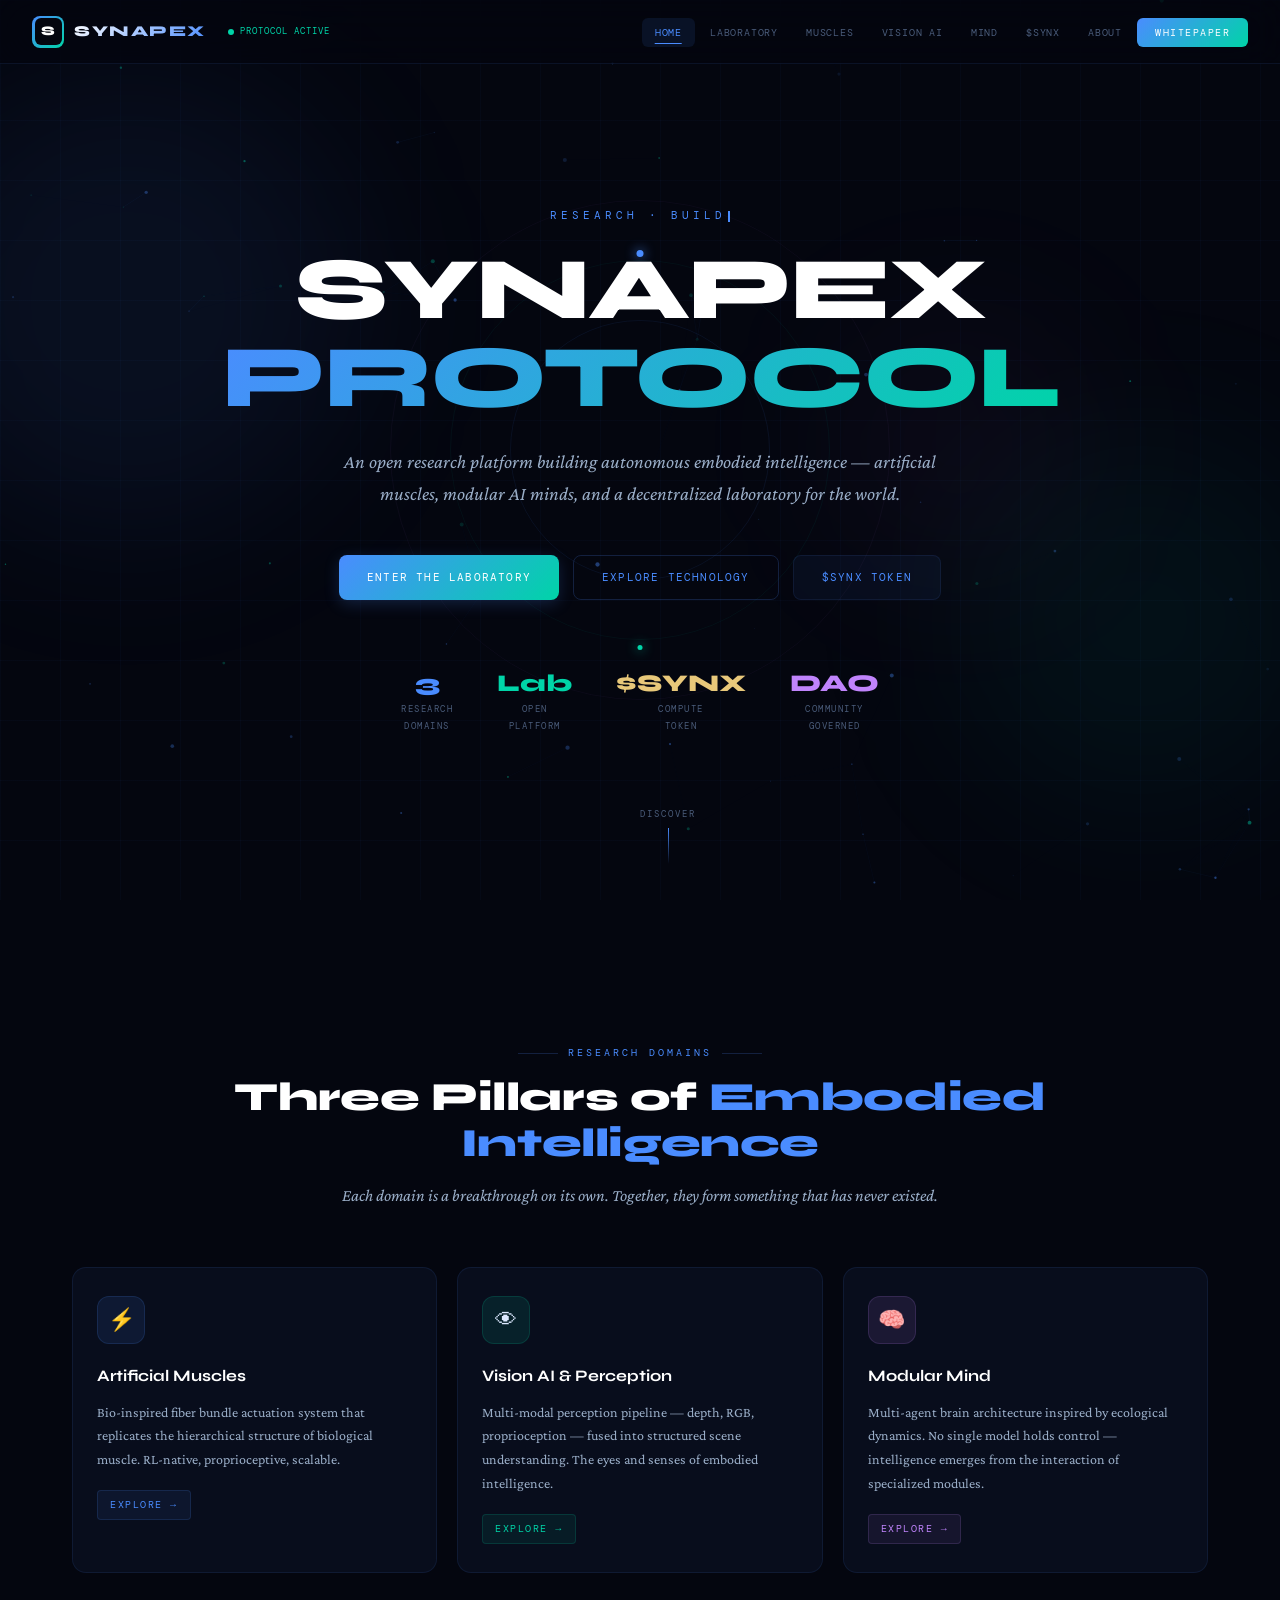
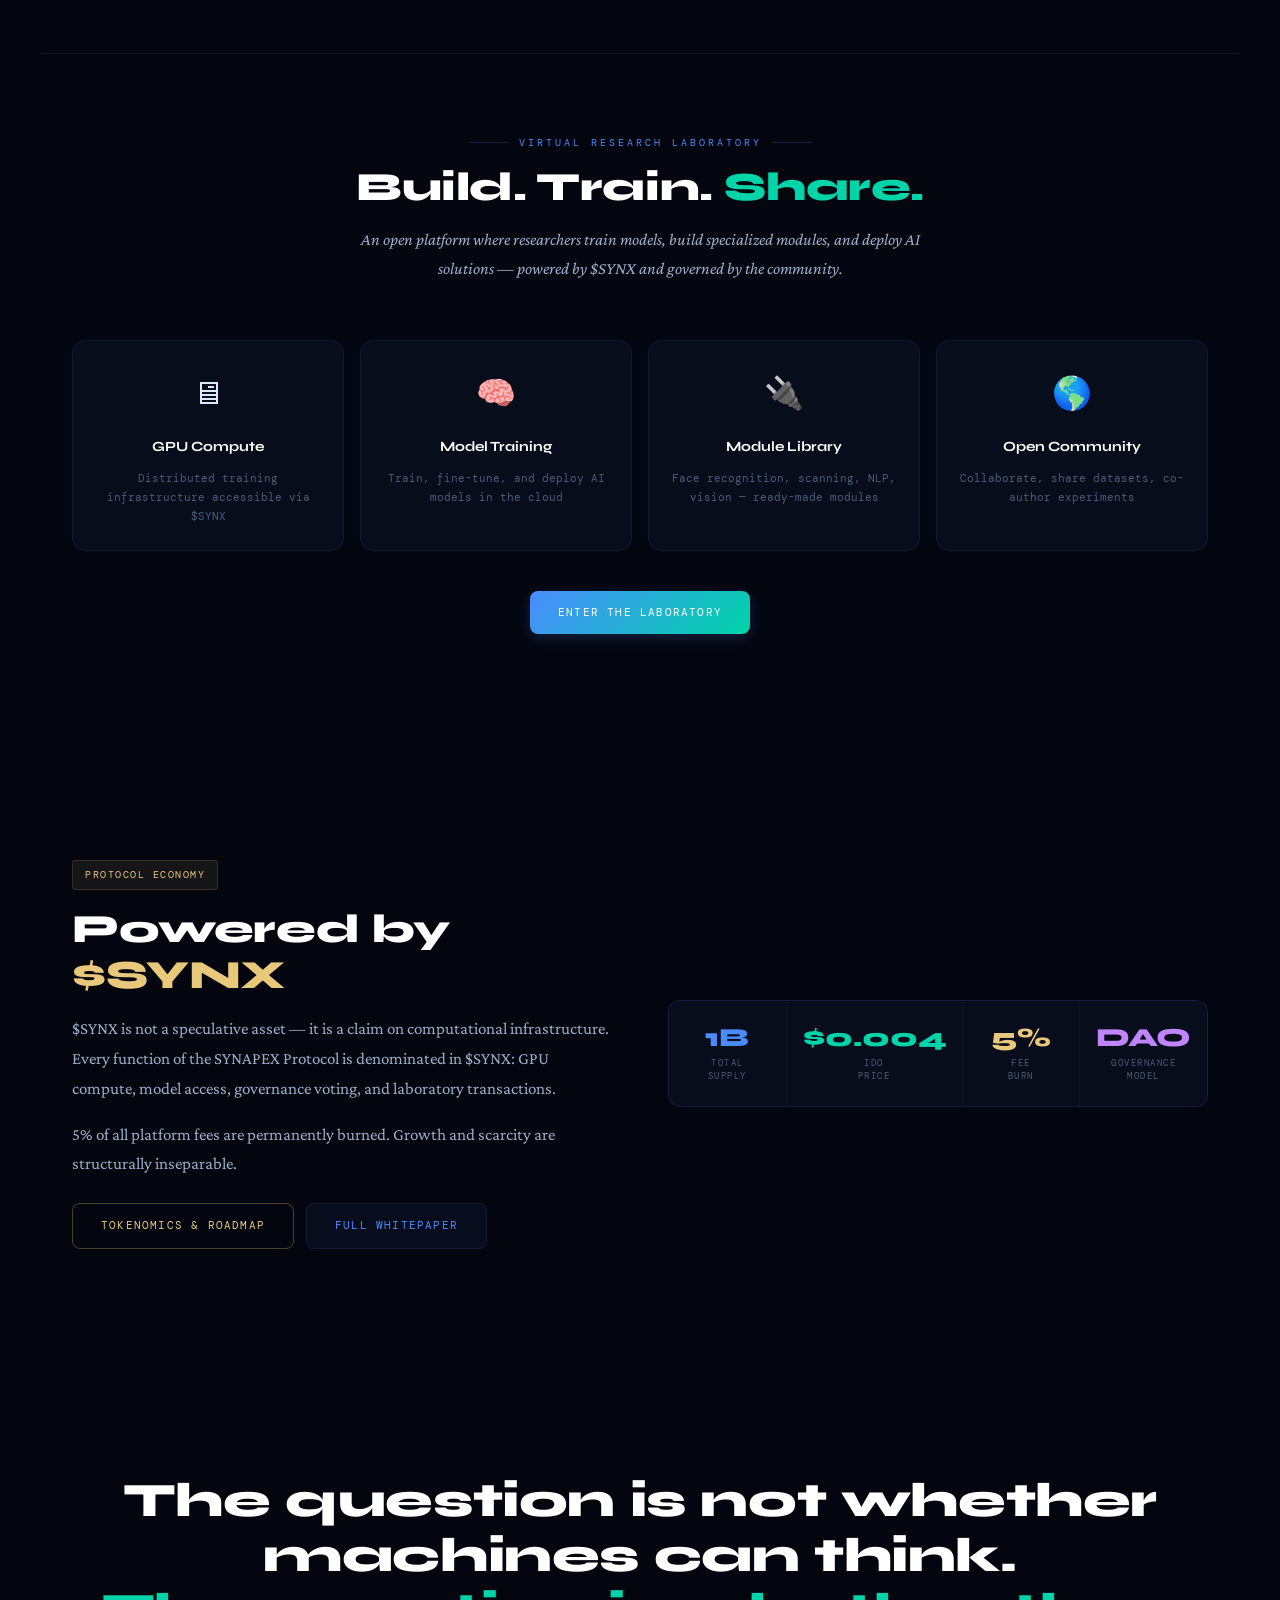
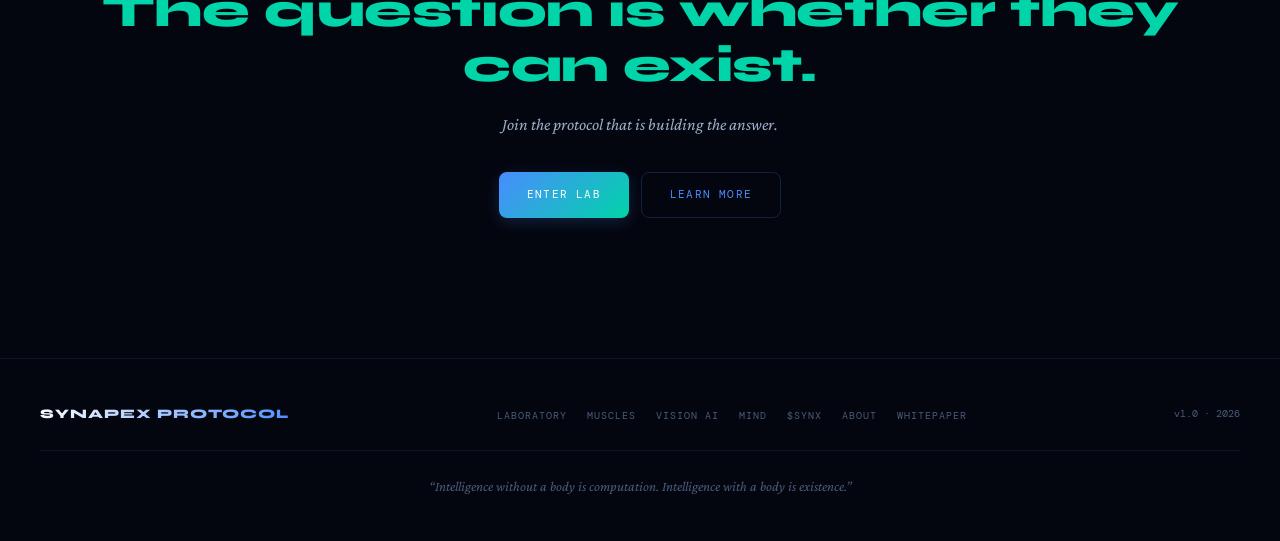
<file: index.html>
<!DOCTYPE html>
<html lang="en">
<head>
<meta charset="UTF-8">
<meta name="viewport" content="width=device-width, initial-scale=1.0">
<title>SYNAPEX PROTOCOL — Autonomous Embodied Intelligence</title>
<meta name="description" content="A decentralized compute economy funding the development of autonomous embodied intelligence — where biology, AI and blockchain converge.">
<link href="https://fonts.googleapis.com/css2?family=Syne:wght@400;600;700;800&family=Crimson+Pro:ital,wght@0,300;0,400;0,600;1,300;1,400&family=DM+Mono:wght@300;400;500&display=swap" rel="stylesheet">
<link rel="stylesheet" href="css/style.css">
</head>
<body>

<div class="grid-bg"></div>
<canvas id="particles-canvas"></canvas>
<div class="cursor-glow" id="cursorGlow"></div>

<!-- NAV -->
<nav class="nav" id="mainNav">
  <a href="index.html" class="nav-brand">
    <div class="nav-logo-mark"><span>S</span></div>
    <span class="nav-brand-name">SYNAPEX</span>
    <div class="nav-status"><div class="nav-status-dot"></div>Protocol Active</div>
  </a>
  <ul class="nav-links" id="navLinks">
    <li><a href="index.html" class="active">Home</a></li>
    <li><a href="lab.html">Laboratory</a></li>
    <li><a href="muscles.html">Muscles</a></li>
    <li><a href="vision.html">Vision AI</a></li>
    <li><a href="mind.html">Mind</a></li>
    <li><a href="synx.html">$SYNX</a></li>
    <li><a href="about.html">About</a></li>
    <li><a href="whitepaper 2.html" class="nav-cta">Whitepaper</a></li>
  </ul>
  <button class="mobile-toggle" id="mobileToggle" aria-label="Menu"><span></span><span></span><span></span></button>
</nav>

<!-- LANDING HERO -->
<section class="landing-hero">
  <div class="landing-orb" style="width:460px;height:460px;background:rgba(74,140,255,0.07);top:8%;left:-8%;animation-delay:0s;"></div>
  <div class="landing-orb" style="width:380px;height:380px;background:rgba(0,212,168,0.05);bottom:10%;right:-4%;animation-delay:-4s;"></div>
  <div class="landing-orb" style="width:260px;height:260px;background:rgba(192,132,252,0.04);top:35%;right:15%;animation-delay:-8s;"></div>

  <div class="landing-rings">
    <div class="landing-ring" style="width:260px;height:260px;border-color:rgba(74,140,255,0.08);"></div>
    <div class="landing-ring" style="width:380px;height:380px;border-color:rgba(0,212,168,0.05);animation-delay:0.5s;"></div>
    <div class="landing-ring" style="width:500px;height:500px;border-color:rgba(192,132,252,0.04);animation-delay:1s;"></div>
  </div>
  <div class="landing-rotate"></div>

  <div class="landing-label">
    <span id="heroLabel" data-text="Research · Build · Deploy · Autonomous Intelligence"></span><span class="typing-cursor"></span>
  </div>

  <h1 class="landing-title">
    <span class="l1">SYNAPEX</span>
    <span class="l2">PROTOCOL</span>
  </h1>

  <p class="landing-sub">
    An open research platform building autonomous embodied intelligence &mdash;
    artificial muscles, modular AI minds, and a decentralized laboratory for the world.
  </p>

  <div class="landing-actions">
    <a href="lab.html" class="btn btn-primary">Enter the Laboratory</a>
    <a href="muscles.html" class="btn btn-outline">Explore Technology</a>
    <a href="synx.html" class="btn btn-ghost">$SYNX Token</a>
  </div>

  <div class="landing-stats">
    <div class="landing-stat">
      <div class="landing-stat-val" style="color:var(--accent)">3</div>
      <div class="landing-stat-lbl">Research<br>Domains</div>
    </div>
    <div class="landing-stat">
      <div class="landing-stat-val" style="color:var(--accent2)">Lab</div>
      <div class="landing-stat-lbl">Open<br>Platform</div>
    </div>
    <div class="landing-stat">
      <div class="landing-stat-val" style="color:var(--gold)">$SYNX</div>
      <div class="landing-stat-lbl">Compute<br>Token</div>
    </div>
    <div class="landing-stat">
      <div class="landing-stat-val" style="color:var(--purple)">DAO</div>
      <div class="landing-stat-lbl">Community<br>Governed</div>
    </div>
  </div>

  <div class="scroll-hint">
    <span>Discover</span>
    <div class="scroll-hint-line"></div>
  </div>
</section>

<!-- RESEARCH DOMAINS -->
<div class="page">
<section class="section" id="domains">
  <div class="section-header center reveal">
    <div class="section-label">Research Domains</div>
    <h2 class="section-title">Three Pillars of <span class="accent">Embodied Intelligence</span></h2>
    <p class="section-desc">Each domain is a breakthrough on its own. Together, they form something that has never existed.</p>
  </div>

  <div class="grid-3 stagger">
    <a href="muscles.html" class="card reveal" style="text-decoration:none;">
      <div class="card-icon blue">&#9889;</div>
      <div class="card-title">Artificial Muscles</div>
      <div class="card-text">Bio-inspired fiber bundle actuation system that replicates the hierarchical structure of biological muscle. RL-native, proprioceptive, scalable.</div>
      <div style="margin-top:16px;">
        <span class="badge blue" style="margin:0;">Explore &rarr;</span>
      </div>
    </a>
    <a href="vision.html" class="card reveal" style="text-decoration:none;">
      <div class="card-icon teal">&#128065;</div>
      <div class="card-title">Vision AI &amp; Perception</div>
      <div class="card-text">Multi-modal perception pipeline &mdash; depth, RGB, proprioception &mdash; fused into structured scene understanding. The eyes and senses of embodied intelligence.</div>
      <div style="margin-top:16px;">
        <span class="badge teal" style="margin:0;">Explore &rarr;</span>
      </div>
    </a>
    <a href="mind.html" class="card reveal" style="text-decoration:none;">
      <div class="card-icon purple">&#129504;</div>
      <div class="card-title">Modular Mind</div>
      <div class="card-text">Multi-agent brain architecture inspired by ecological dynamics. No single model holds control &mdash; intelligence emerges from the interaction of specialized modules.</div>
      <div style="margin-top:16px;">
        <span class="badge purple" style="margin:0;">Explore &rarr;</span>
      </div>
    </a>
  </div>
</section>

<!-- LAB PREVIEW -->
<section class="section" style="border-top:1px solid var(--border);background:linear-gradient(180deg,transparent,rgba(74,140,255,0.015),transparent);">
  <div class="section-header center reveal">
    <div class="section-label">Virtual Research Laboratory</div>
    <h2 class="section-title">Build. Train. <span class="accent2">Share.</span></h2>
    <p class="section-desc">
      An open platform where researchers train models, build specialized modules,
      and deploy AI solutions &mdash; powered by $SYNX and governed by the community.
    </p>
  </div>

  <div class="grid-4 stagger">
    <div class="card reveal" style="text-align:center;padding:24px 16px;">
      <div style="font-size:32px;margin-bottom:12px;">&#128421;</div>
      <div class="card-title" style="font-size:14px;">GPU Compute</div>
      <div class="card-mono">Distributed training infrastructure accessible via $SYNX</div>
    </div>
    <div class="card reveal" style="text-align:center;padding:24px 16px;">
      <div style="font-size:32px;margin-bottom:12px;">&#129504;</div>
      <div class="card-title" style="font-size:14px;">Model Training</div>
      <div class="card-mono">Train, fine-tune, and deploy AI models in the cloud</div>
    </div>
    <div class="card reveal" style="text-align:center;padding:24px 16px;">
      <div style="font-size:32px;margin-bottom:12px;">&#128268;</div>
      <div class="card-title" style="font-size:14px;">Module Library</div>
      <div class="card-mono">Face recognition, scanning, NLP, vision &mdash; ready-made modules</div>
    </div>
    <div class="card reveal" style="text-align:center;padding:24px 16px;">
      <div style="font-size:32px;margin-bottom:12px;">&#127758;</div>
      <div class="card-title" style="font-size:14px;">Open Community</div>
      <div class="card-mono">Collaborate, share datasets, co-author experiments</div>
    </div>
  </div>

  <div style="text-align:center;margin-top:40px;" class="reveal">
    <a href="lab.html" class="btn btn-primary">Enter the Laboratory</a>
  </div>
</section>

<!-- PROTOCOL OVERVIEW -->
<section class="section">
  <div class="split">
    <div class="reveal-left">
      <div class="badge gold">Protocol Economy</div>
      <h2 class="section-title">Powered by <span class="gold">$SYNX</span></h2>
      <p style="color:var(--body);line-height:1.75;margin-bottom:16px;">
        $SYNX is not a speculative asset &mdash; it is a claim on computational infrastructure.
        Every function of the SYNAPEX Protocol is denominated in $SYNX: GPU compute, model access,
        governance voting, and laboratory transactions.
      </p>
      <p style="color:var(--body);line-height:1.75;margin-bottom:24px;">
        5% of all platform fees are permanently burned. Growth and scarcity are structurally inseparable.
      </p>
      <div style="display:flex;gap:12px;flex-wrap:wrap;">
        <a href="synx.html" class="btn btn-outline" style="border-color:rgba(232,200,122,0.3);color:var(--gold);">Tokenomics &amp; Roadmap</a>
        <a href="whitepaper 2.html" class="btn btn-ghost">Full Whitepaper</a>
      </div>
    </div>
    <div class="reveal-right">
      <div class="stats-bar">
        <div class="stat-cell">
          <div class="stat-value" style="color:var(--accent);">1B</div>
          <div class="stat-label">Total<br>Supply</div>
        </div>
        <div class="stat-cell">
          <div class="stat-value" style="color:var(--accent2);">$0.004</div>
          <div class="stat-label">IDO<br>Price</div>
        </div>
        <div class="stat-cell">
          <div class="stat-value" style="color:var(--gold);">5%</div>
          <div class="stat-label">Fee<br>Burn</div>
        </div>
        <div class="stat-cell">
          <div class="stat-value" style="color:var(--purple);">DAO</div>
          <div class="stat-label">Governance<br>Model</div>
        </div>
      </div>
    </div>
  </div>
</section>

<!-- CTA -->
<section class="section" style="text-align:center;padding-bottom:100px;">
  <div class="reveal">
    <h2 class="section-title" style="font-size:clamp(32px,5vw,48px);">The question is not whether machines can think.<br><span class="accent2">The question is whether they can exist.</span></h2>
    <p style="color:var(--body);font-style:italic;font-size:17px;margin-bottom:32px;">Join the protocol that is building the answer.</p>
    <div style="display:flex;gap:12px;justify-content:center;flex-wrap:wrap;">
      <a href="lab.html" class="btn btn-primary">Enter Lab</a>
      <a href="about.html" class="btn btn-outline">Learn More</a>
    </div>
  </div>
</section>
</div>

<!-- FOOTER -->
<footer class="footer">
  <div class="footer-inner">
    <div class="footer-brand">SYNAPEX PROTOCOL</div>
    <ul class="footer-links">
      <li><a href="lab.html">Laboratory</a></li>
      <li><a href="muscles.html">Muscles</a></li>
      <li><a href="vision.html">Vision AI</a></li>
      <li><a href="mind.html">Mind</a></li>
      <li><a href="synx.html">$SYNX</a></li>
      <li><a href="about.html">About</a></li>
      <li><a href="whitepaper 2.html">Whitepaper</a></li>
    </ul>
    <div class="footer-copy">v1.0 &middot; 2026</div>
  </div>
  <div class="footer-quote">
    <em>&ldquo;Intelligence without a body is computation. Intelligence with a body is existence.&rdquo;</em>
  </div>
</footer>

<script src="js/main.js"></script>
</body>
</html>
</file>
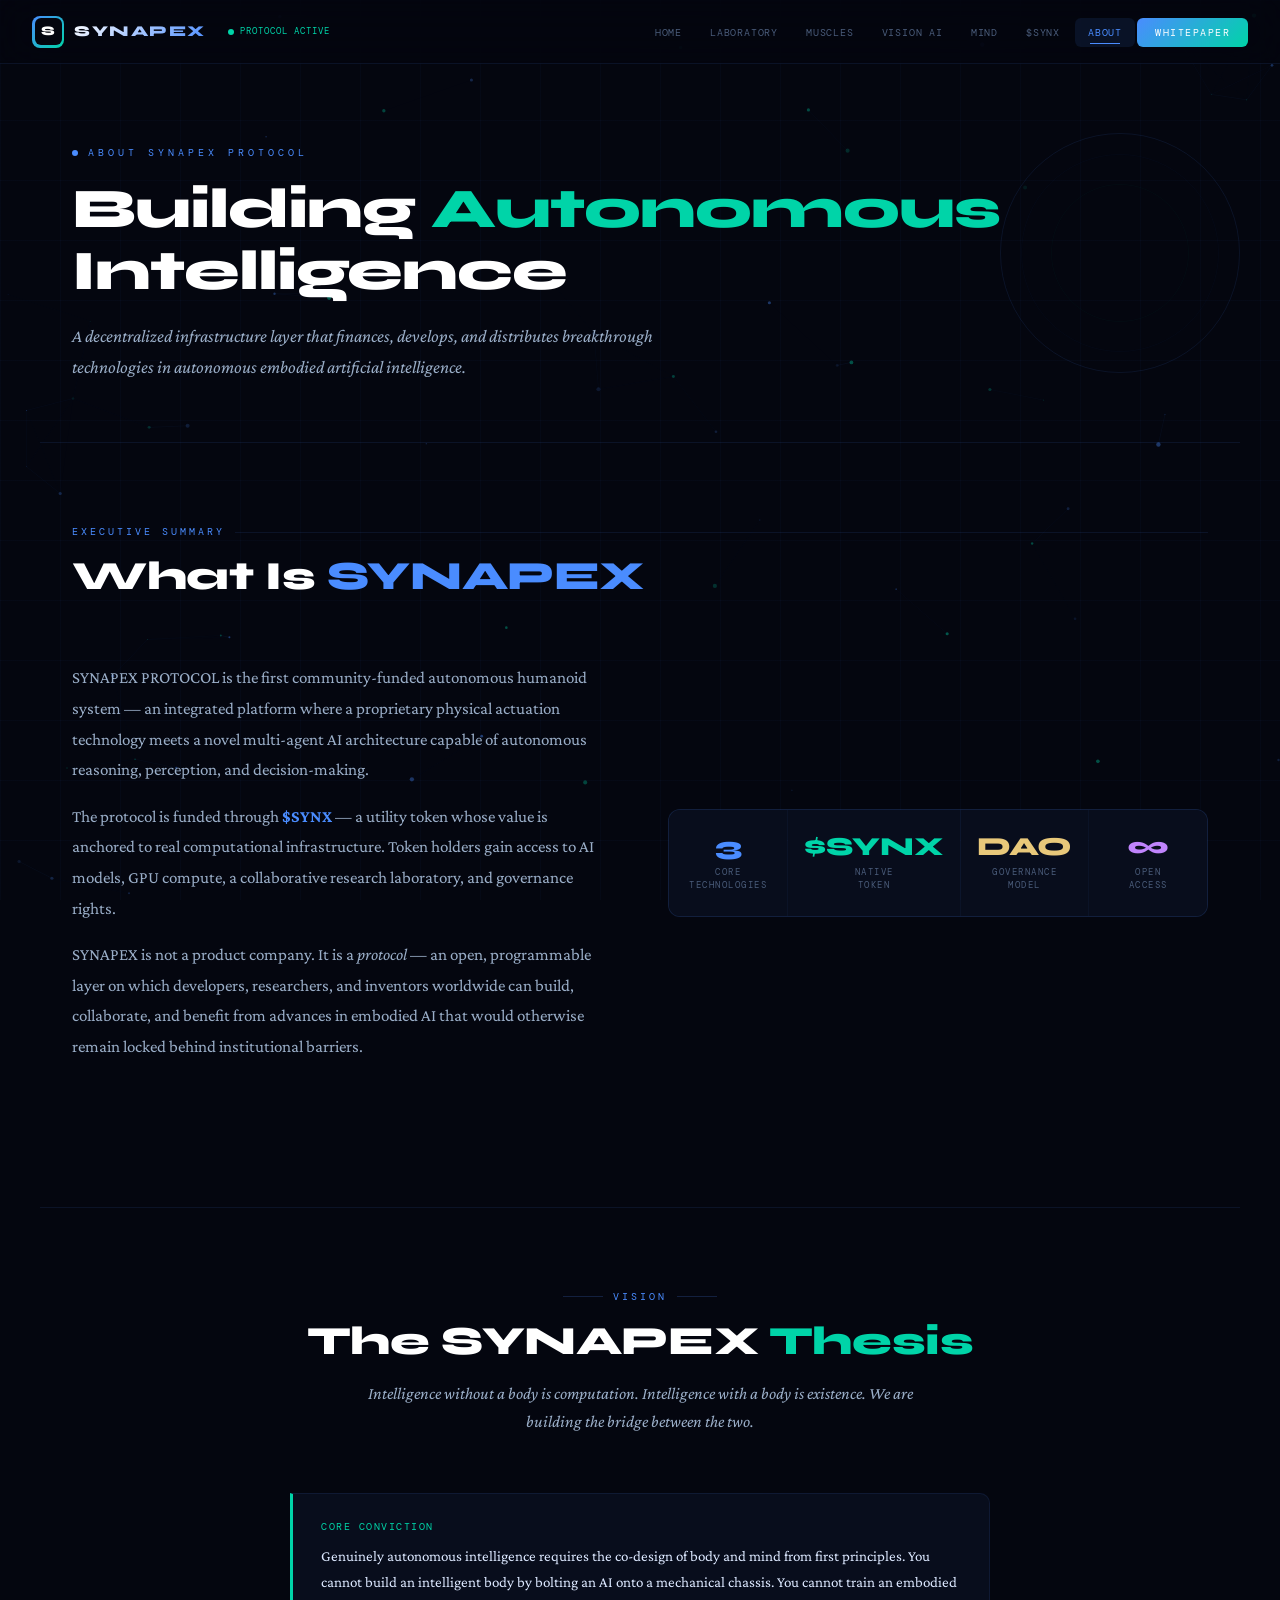
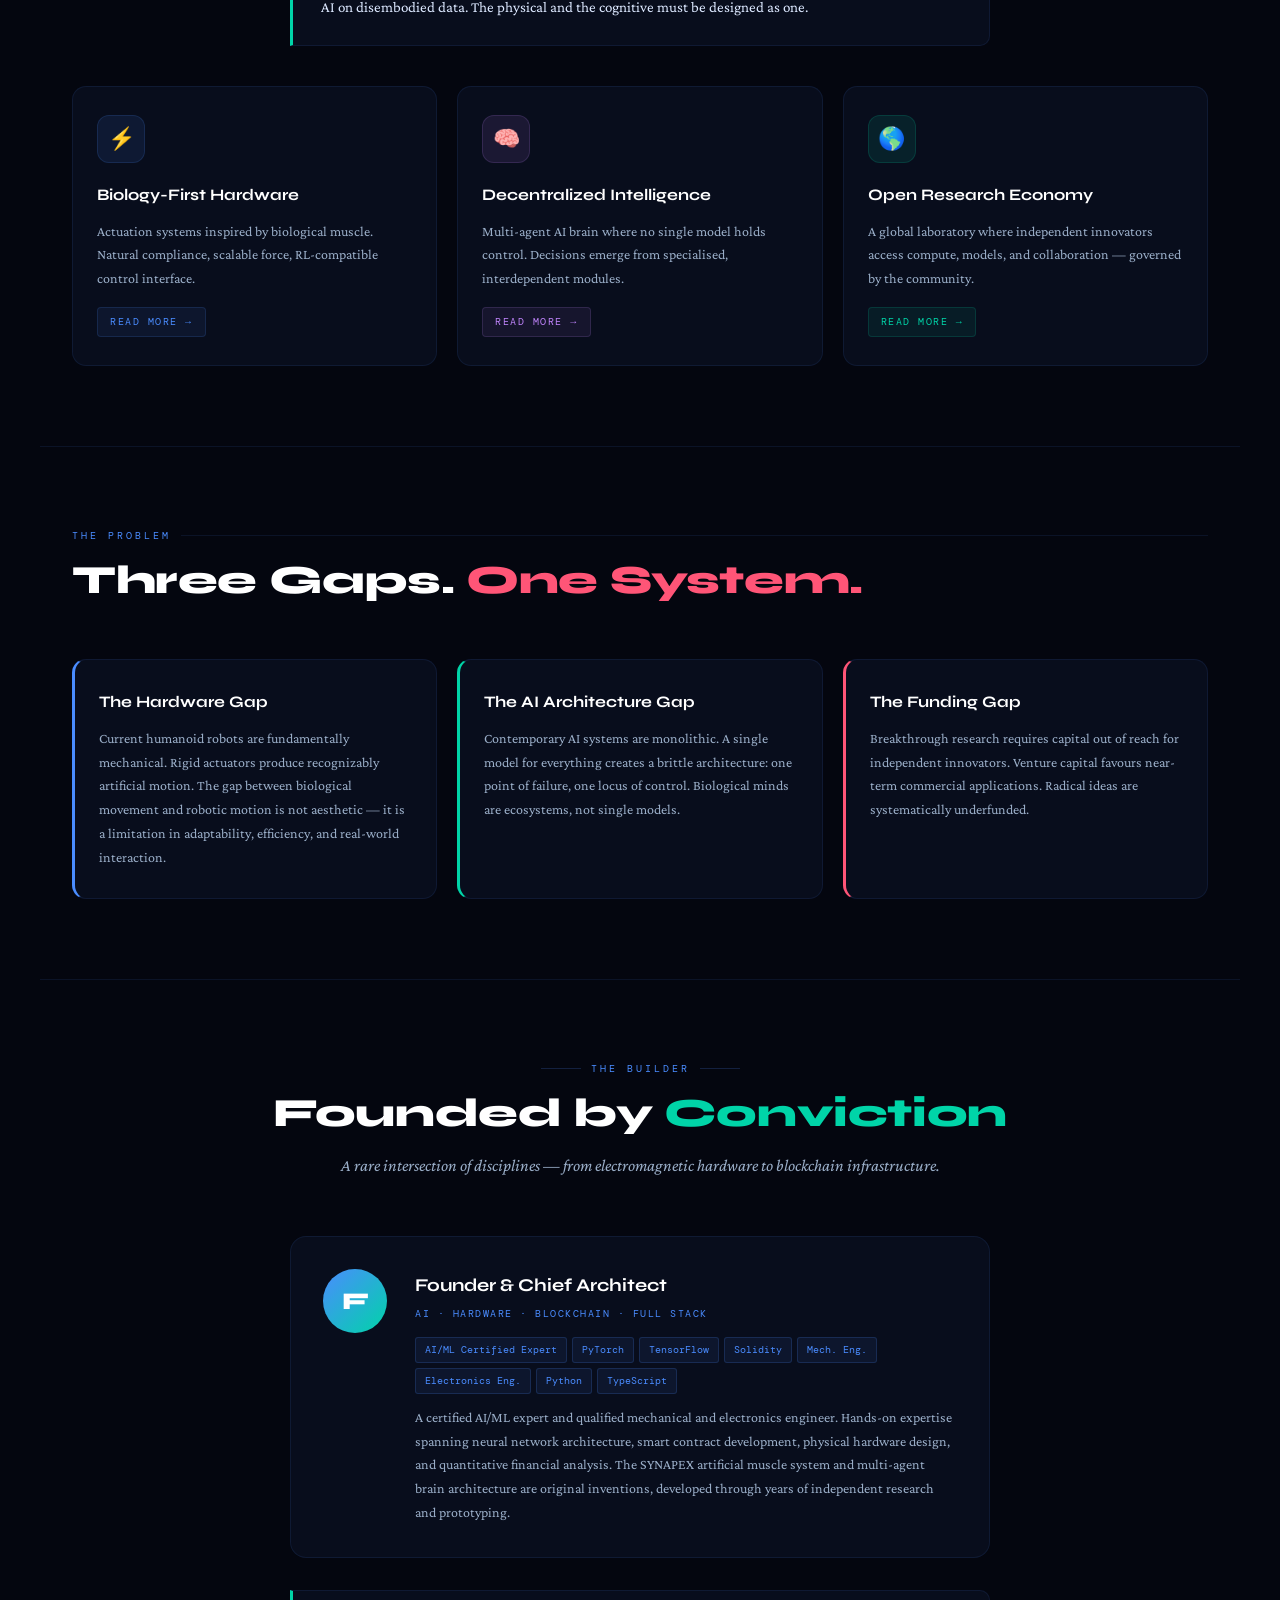
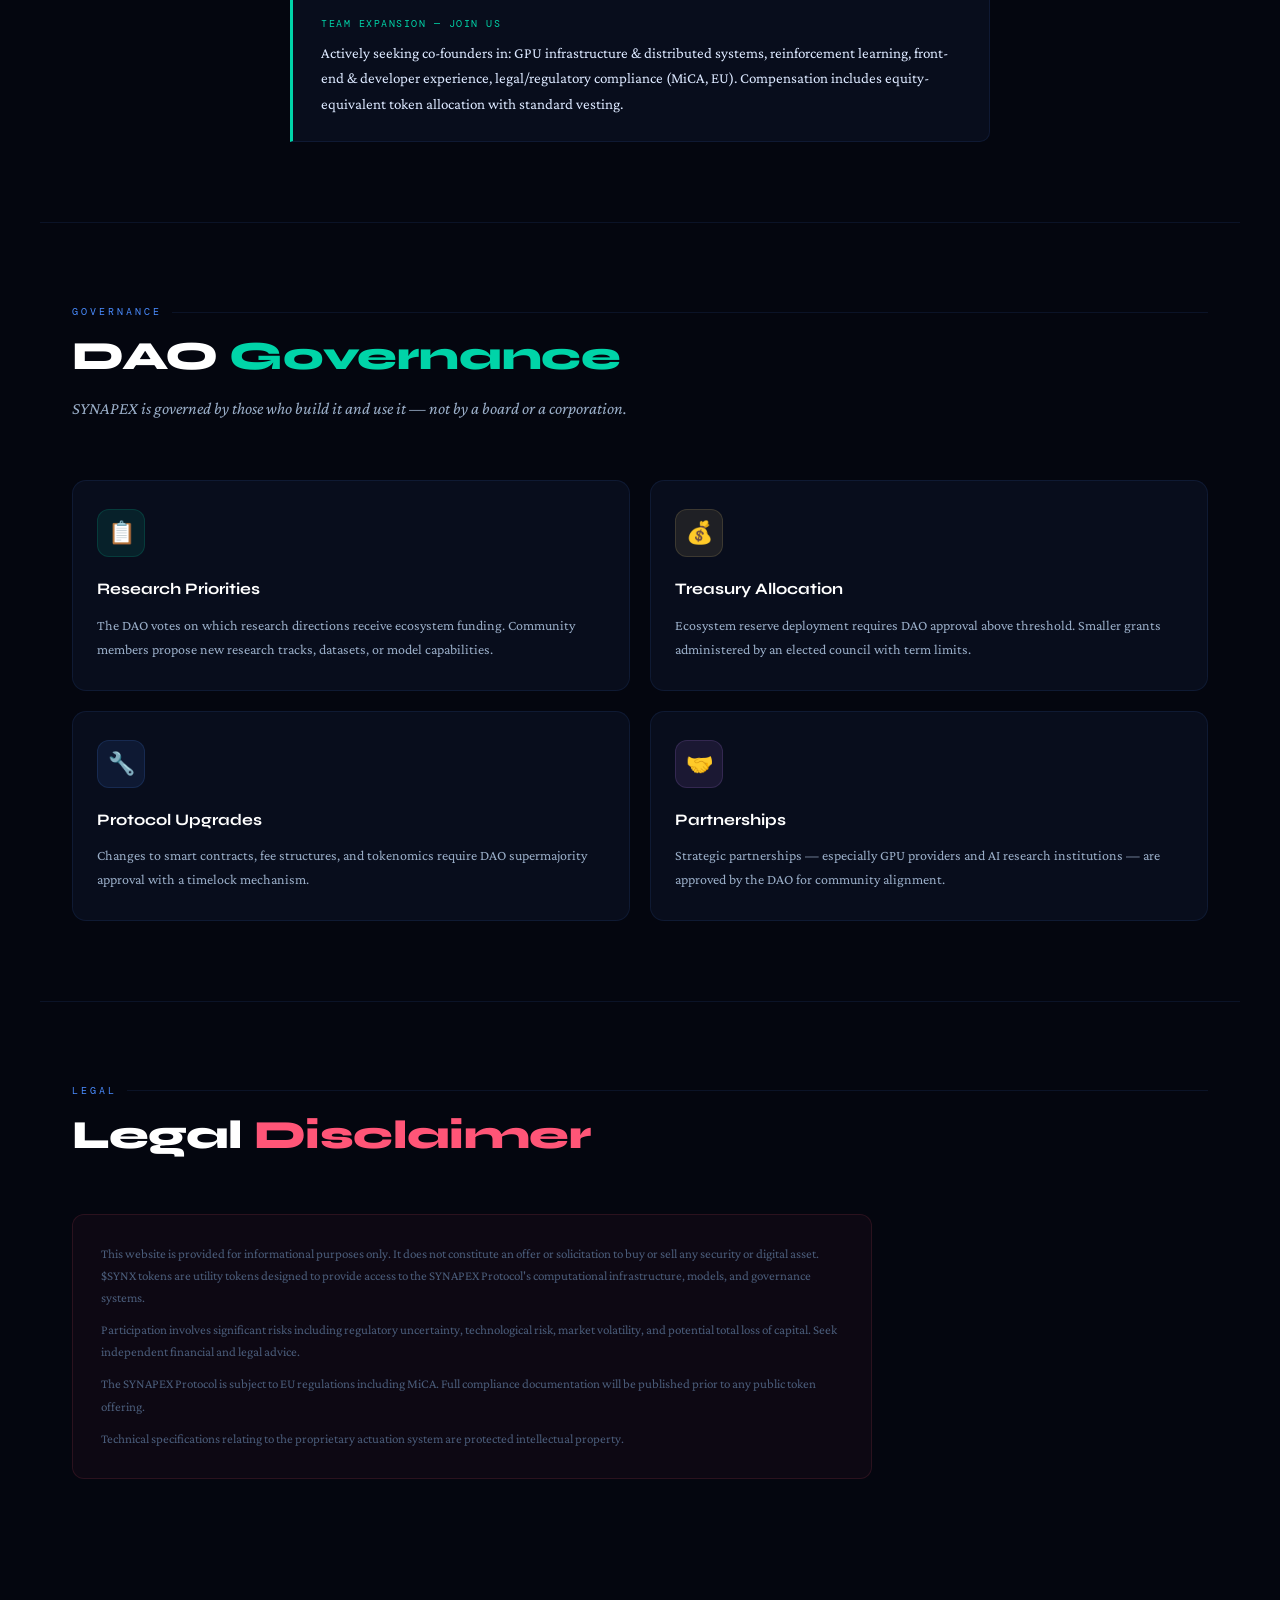
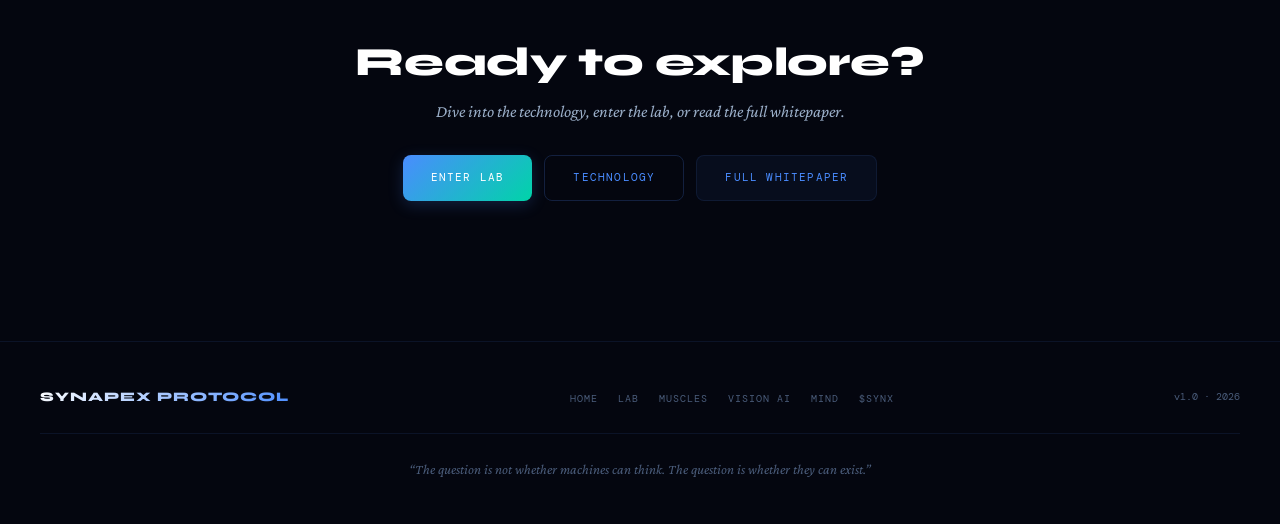
<file: about.html>
<!DOCTYPE html>
<html lang="en">
<head>
<meta charset="UTF-8">
<meta name="viewport" content="width=device-width, initial-scale=1.0">
<title>About — SYNAPEX PROTOCOL</title>
<meta name="description" content="About SYNAPEX Protocol — the team, the vision, and the mission behind autonomous embodied intelligence.">
<link href="https://fonts.googleapis.com/css2?family=Syne:wght@400;600;700;800&family=Crimson+Pro:ital,wght@0,300;0,400;0,600;1,300;1,400&family=DM+Mono:wght@300;400;500&display=swap" rel="stylesheet">
<link rel="stylesheet" href="css/style.css">
</head>
<body>

<div class="grid-bg"></div>
<canvas id="particles-canvas"></canvas>
<div class="cursor-glow" id="cursorGlow"></div>

<!-- NAV -->
<nav class="nav" id="mainNav">
  <a href="index.html" class="nav-brand">
    <div class="nav-logo-mark"><span>S</span></div>
    <span class="nav-brand-name">SYNAPEX</span>
    <div class="nav-status"><div class="nav-status-dot"></div>Protocol Active</div>
  </a>
  <ul class="nav-links" id="navLinks">
    <li><a href="index.html">Home</a></li>
    <li><a href="lab.html">Laboratory</a></li>
    <li><a href="muscles.html">Muscles</a></li>
    <li><a href="vision.html">Vision AI</a></li>
    <li><a href="mind.html">Mind</a></li>
    <li><a href="synx.html">$SYNX</a></li>
    <li><a href="about.html" class="active">About</a></li>
    <li><a href="whitepaper 2.html" class="nav-cta">Whitepaper</a></li>
  </ul>
  <button class="mobile-toggle" id="mobileToggle" aria-label="Menu"><span></span><span></span><span></span></button>
</nav>

<div class="page">

<!-- HERO -->
<div class="page-hero">
  <div class="page-hero-label"><span class="dot"></span>About SYNAPEX Protocol</div>
  <h1 class="page-hero-title">Building <span class="accent2">Autonomous</span> Intelligence</h1>
  <p class="page-hero-desc">
    A decentralized infrastructure layer that finances, develops, and distributes breakthrough
    technologies in autonomous embodied artificial intelligence.
  </p>
  <div class="page-hero-deco"></div>
</div>

<!-- EXECUTIVE SUMMARY -->
<section class="section">
  <div class="section-header reveal">
    <div class="section-label">Executive Summary</div>
    <h2 class="section-title">What Is <span class="accent">SYNAPEX</span></h2>
  </div>

  <div class="split">
    <div class="reveal-left">
      <p style="color:var(--body);line-height:1.8;margin-bottom:16px;font-size:17px;">
        SYNAPEX PROTOCOL is the first community-funded autonomous humanoid system &mdash;
        an integrated platform where a proprietary physical actuation technology meets a novel multi-agent
        AI architecture capable of autonomous reasoning, perception, and decision-making.
      </p>
      <p style="color:var(--body);line-height:1.8;margin-bottom:16px;font-size:17px;">
        The protocol is funded through <strong style="color:var(--accent);">$SYNX</strong> &mdash; a utility token whose value is anchored
        to real computational infrastructure. Token holders gain access to AI models, GPU compute,
        a collaborative research laboratory, and governance rights.
      </p>
      <p style="color:var(--body);line-height:1.8;font-size:17px;">
        SYNAPEX is not a product company. It is a <em>protocol</em> &mdash; an open, programmable layer
        on which developers, researchers, and inventors worldwide can build, collaborate, and benefit
        from advances in embodied AI that would otherwise remain locked behind institutional barriers.
      </p>
    </div>
    <div class="reveal-right">
      <div class="stats-bar">
        <div class="stat-cell">
          <div class="stat-value" style="color:var(--accent);">3</div>
          <div class="stat-label">Core<br>Technologies</div>
        </div>
        <div class="stat-cell">
          <div class="stat-value" style="color:var(--accent2);">$SYNX</div>
          <div class="stat-label">Native<br>Token</div>
        </div>
        <div class="stat-cell">
          <div class="stat-value" style="color:var(--gold);">DAO</div>
          <div class="stat-label">Governance<br>Model</div>
        </div>
        <div class="stat-cell">
          <div class="stat-value" style="color:var(--purple);">&#8734;</div>
          <div class="stat-label">Open<br>Access</div>
        </div>
      </div>
    </div>
  </div>
</section>

<!-- THE THESIS -->
<section class="section" style="border-top:1px solid var(--border);">
  <div class="section-header center reveal">
    <div class="section-label">Vision</div>
    <h2 class="section-title">The SYNAPEX <span class="accent2">Thesis</span></h2>
    <p class="section-desc">
      Intelligence without a body is computation. Intelligence with a body is existence.
      We are building the bridge between the two.
    </p>
  </div>

  <div class="callout teal reveal" style="max-width:700px;margin:0 auto 40px;">
    <span class="callout-label">Core Conviction</span>
    <p>Genuinely autonomous intelligence requires the co-design of body and mind from first principles.
    You cannot build an intelligent body by bolting an AI onto a mechanical chassis.
    You cannot train an embodied AI on disembodied data. The physical and the cognitive must be designed as one.</p>
  </div>

  <div class="grid-3 stagger">
    <a href="muscles.html" class="card reveal" style="text-decoration:none;">
      <div class="card-icon blue">&#9889;</div>
      <div class="card-title">Biology-First Hardware</div>
      <div class="card-text">Actuation systems inspired by biological muscle. Natural compliance, scalable force, RL-compatible control interface.</div>
      <div style="margin-top:14px;"><span class="badge blue" style="margin:0;">Read More &rarr;</span></div>
    </a>
    <a href="mind.html" class="card reveal" style="text-decoration:none;">
      <div class="card-icon purple">&#129504;</div>
      <div class="card-title">Decentralized Intelligence</div>
      <div class="card-text">Multi-agent AI brain where no single model holds control. Decisions emerge from specialised, interdependent modules.</div>
      <div style="margin-top:14px;"><span class="badge purple" style="margin:0;">Read More &rarr;</span></div>
    </a>
    <a href="lab.html" class="card reveal" style="text-decoration:none;">
      <div class="card-icon teal">&#127758;</div>
      <div class="card-title">Open Research Economy</div>
      <div class="card-text">A global laboratory where independent innovators access compute, models, and collaboration &mdash; governed by the community.</div>
      <div style="margin-top:14px;"><span class="badge teal" style="margin:0;">Read More &rarr;</span></div>
    </a>
  </div>
</section>

<!-- THE PROBLEM -->
<section class="section" style="border-top:1px solid var(--border);">
  <div class="section-header reveal">
    <div class="section-label">The Problem</div>
    <h2 class="section-title">Three Gaps. <span class="accent3">One System.</span></h2>
  </div>

  <div class="grid-3 stagger">
    <div class="card reveal" style="border-left:3px solid var(--accent);">
      <div class="card-title">The Hardware Gap</div>
      <div class="card-text">Current humanoid robots are fundamentally mechanical. Rigid actuators produce recognizably artificial motion. The gap between biological movement and robotic motion is not aesthetic &mdash; it is a limitation in adaptability, efficiency, and real-world interaction.</div>
    </div>
    <div class="card reveal" style="border-left:3px solid var(--accent2);">
      <div class="card-title">The AI Architecture Gap</div>
      <div class="card-text">Contemporary AI systems are monolithic. A single model for everything creates a brittle architecture: one point of failure, one locus of control. Biological minds are ecosystems, not single models.</div>
    </div>
    <div class="card reveal" style="border-left:3px solid var(--accent3);">
      <div class="card-title">The Funding Gap</div>
      <div class="card-text">Breakthrough research requires capital out of reach for independent innovators. Venture capital favours near-term commercial applications. Radical ideas are systematically underfunded.</div>
    </div>
  </div>
</section>

<!-- TEAM -->
<section class="section" style="border-top:1px solid var(--border);">
  <div class="section-header center reveal">
    <div class="section-label">The Builder</div>
    <h2 class="section-title">Founded by <span class="accent2">Conviction</span></h2>
    <p class="section-desc">A rare intersection of disciplines &mdash; from electromagnetic hardware to blockchain infrastructure.</p>
  </div>

  <div class="team-card reveal-scale" style="max-width:700px;margin:0 auto;">
    <div class="team-avatar">F</div>
    <div style="flex:1;">
      <div class="team-name">Founder &amp; Chief Architect</div>
      <div class="team-role">AI &middot; Hardware &middot; Blockchain &middot; Full Stack</div>
      <div class="skill-tags">
        <span class="skill-tag">AI/ML Certified Expert</span>
        <span class="skill-tag">PyTorch</span>
        <span class="skill-tag">TensorFlow</span>
        <span class="skill-tag">Solidity</span>
        <span class="skill-tag">Mech. Eng.</span>
        <span class="skill-tag">Electronics Eng.</span>
        <span class="skill-tag">Python</span>
        <span class="skill-tag">TypeScript</span>
      </div>
      <p class="team-bio">
        A certified AI/ML expert and qualified mechanical and electronics engineer.
        Hands-on expertise spanning neural network architecture, smart contract development,
        physical hardware design, and quantitative financial analysis.
        The SYNAPEX artificial muscle system and multi-agent brain architecture are original
        inventions, developed through years of independent research and prototyping.
      </p>
    </div>
  </div>

  <div class="callout teal reveal" style="max-width:700px;margin:32px auto 0;">
    <span class="callout-label">Team Expansion &mdash; Join Us</span>
    <p>Actively seeking co-founders in: GPU infrastructure &amp; distributed systems, reinforcement learning,
    front-end &amp; developer experience, legal/regulatory compliance (MiCA, EU).
    Compensation includes equity-equivalent token allocation with standard vesting.</p>
  </div>
</section>

<!-- DAO GOVERNANCE -->
<section class="section" style="border-top:1px solid var(--border);">
  <div class="section-header reveal">
    <div class="section-label">Governance</div>
    <h2 class="section-title">DAO <span class="accent2">Governance</span></h2>
    <p class="section-desc">SYNAPEX is governed by those who build it and use it &mdash; not by a board or a corporation.</p>
  </div>

  <div class="grid-2 stagger">
    <div class="card reveal">
      <div class="card-icon teal">&#128203;</div>
      <div class="card-title">Research Priorities</div>
      <div class="card-text">The DAO votes on which research directions receive ecosystem funding. Community members propose new research tracks, datasets, or model capabilities.</div>
    </div>
    <div class="card reveal">
      <div class="card-icon gold">&#128176;</div>
      <div class="card-title">Treasury Allocation</div>
      <div class="card-text">Ecosystem reserve deployment requires DAO approval above threshold. Smaller grants administered by an elected council with term limits.</div>
    </div>
    <div class="card reveal">
      <div class="card-icon blue">&#128295;</div>
      <div class="card-title">Protocol Upgrades</div>
      <div class="card-text">Changes to smart contracts, fee structures, and tokenomics require DAO supermajority approval with a timelock mechanism.</div>
    </div>
    <div class="card reveal">
      <div class="card-icon purple">&#129309;</div>
      <div class="card-title">Partnerships</div>
      <div class="card-text">Strategic partnerships &mdash; especially GPU providers and AI research institutions &mdash; are approved by the DAO for community alignment.</div>
    </div>
  </div>
</section>

<!-- LEGAL -->
<section class="section" style="border-top:1px solid var(--border);">
  <div class="section-header reveal">
    <div class="section-label">Legal</div>
    <h2 class="section-title">Legal <span class="accent3">Disclaimer</span></h2>
  </div>

  <div class="reveal" style="background:rgba(255,85,119,0.04);border:1px solid rgba(255,85,119,0.12);border-radius:12px;padding:28px;max-width:800px;">
    <p style="font-size:13px;color:var(--muted);line-height:1.7;margin-bottom:10px;">
      This website is provided for informational purposes only. It does not constitute an offer or solicitation
      to buy or sell any security or digital asset. $SYNX tokens are utility tokens designed to provide access
      to the SYNAPEX Protocol's computational infrastructure, models, and governance systems.
    </p>
    <p style="font-size:13px;color:var(--muted);line-height:1.7;margin-bottom:10px;">
      Participation involves significant risks including regulatory uncertainty, technological risk,
      market volatility, and potential total loss of capital. Seek independent financial and legal advice.
    </p>
    <p style="font-size:13px;color:var(--muted);line-height:1.7;margin-bottom:10px;">
      The SYNAPEX Protocol is subject to EU regulations including MiCA.
      Full compliance documentation will be published prior to any public token offering.
    </p>
    <p style="font-size:13px;color:var(--muted);line-height:1.7;margin:0;">
      Technical specifications relating to the proprietary actuation system are protected intellectual property.
    </p>
  </div>
</section>

<!-- CTA -->
<section class="section" style="text-align:center;padding-bottom:100px;">
  <div class="reveal">
    <h2 class="section-title" style="font-size:clamp(28px,4vw,40px);margin-bottom:12px;">Ready to explore?</h2>
    <p style="color:var(--body);font-style:italic;margin-bottom:28px;">Dive into the technology, enter the lab, or read the full whitepaper.</p>
    <div style="display:flex;gap:12px;justify-content:center;flex-wrap:wrap;">
      <a href="lab.html" class="btn btn-primary">Enter Lab</a>
      <a href="muscles.html" class="btn btn-outline">Technology</a>
      <a href="whitepaper 2.html" class="btn btn-ghost">Full Whitepaper</a>
    </div>
  </div>
</section>

</div>

<footer class="footer">
  <div class="footer-inner">
    <div class="footer-brand">SYNAPEX PROTOCOL</div>
    <ul class="footer-links">
      <li><a href="index.html">Home</a></li>
      <li><a href="lab.html">Lab</a></li>
      <li><a href="muscles.html">Muscles</a></li>
      <li><a href="vision.html">Vision AI</a></li>
      <li><a href="mind.html">Mind</a></li>
      <li><a href="synx.html">$SYNX</a></li>
    </ul>
    <div class="footer-copy">v1.0 &middot; 2026</div>
  </div>
  <div class="footer-quote">
    <em>&ldquo;The question is not whether machines can think. The question is whether they can exist.&rdquo;</em>
  </div>
</footer>

<script src="js/main.js"></script>
</body>
</html>
</file>
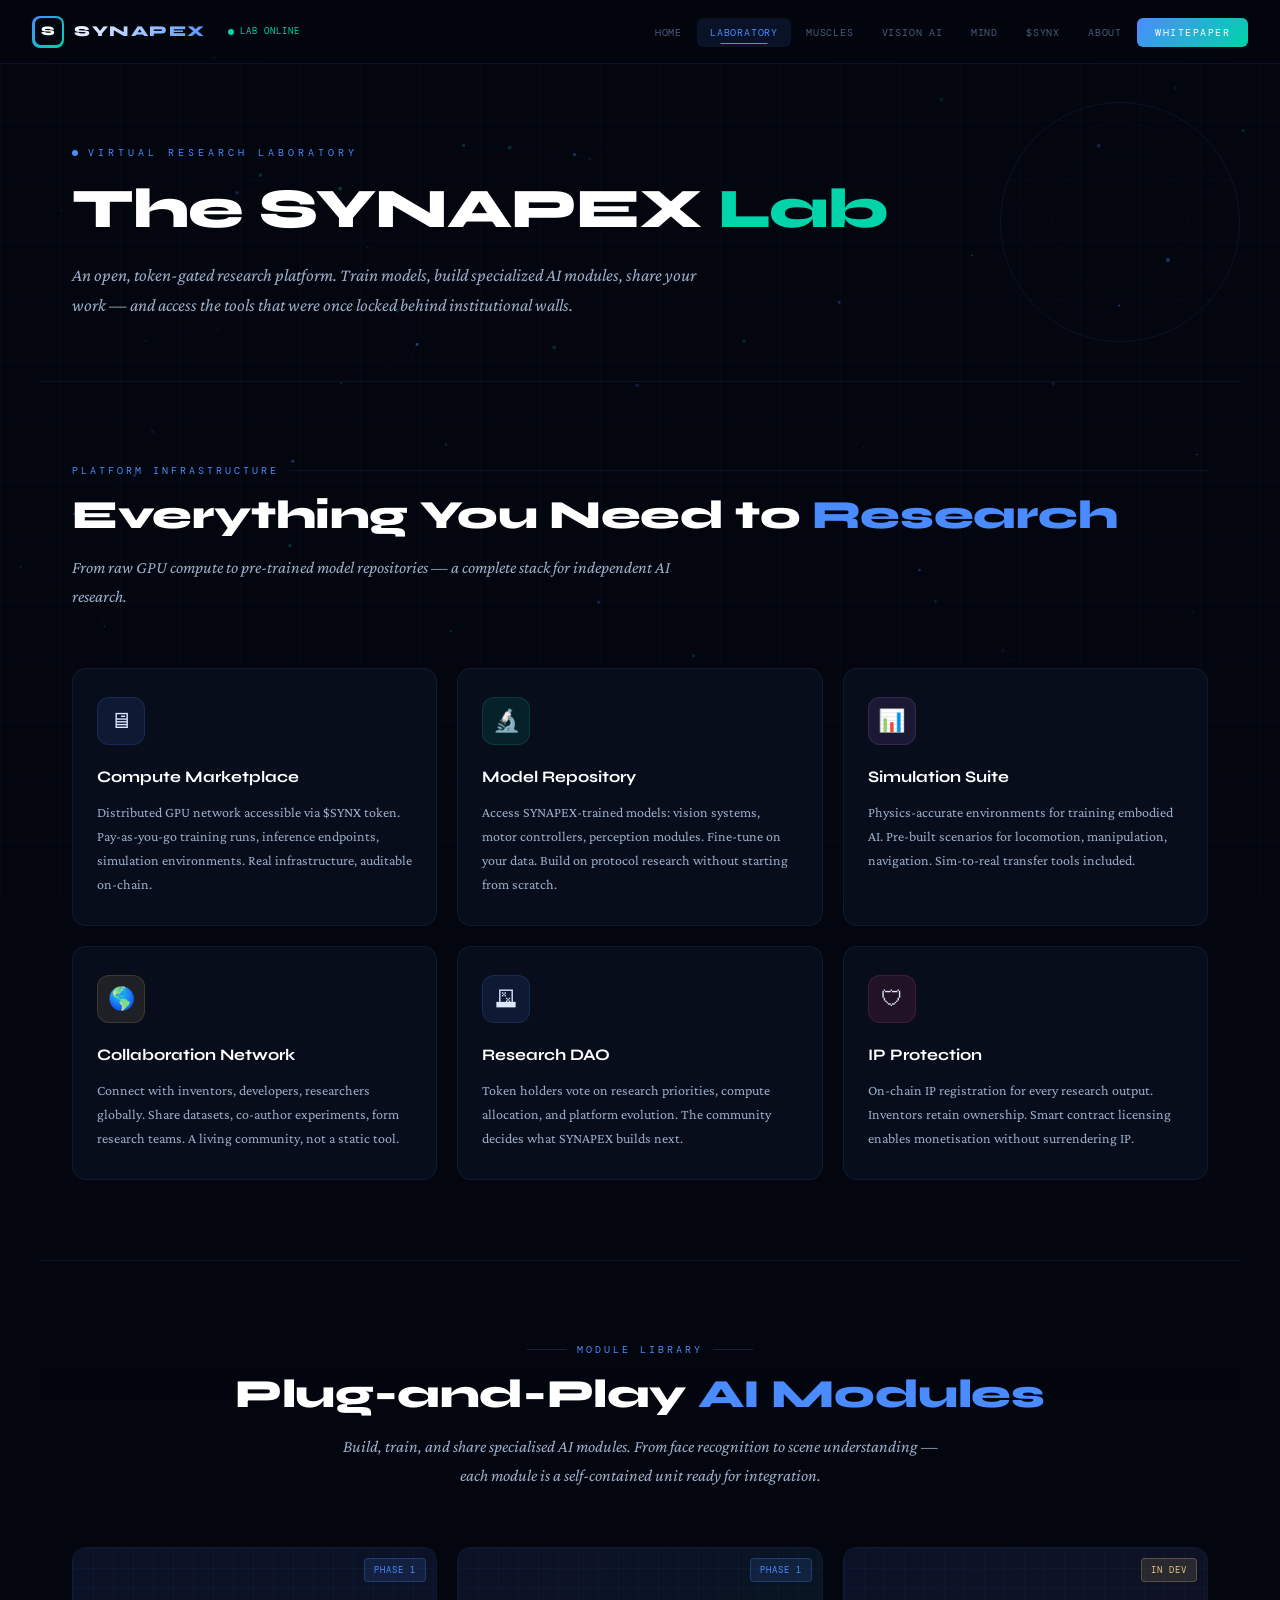
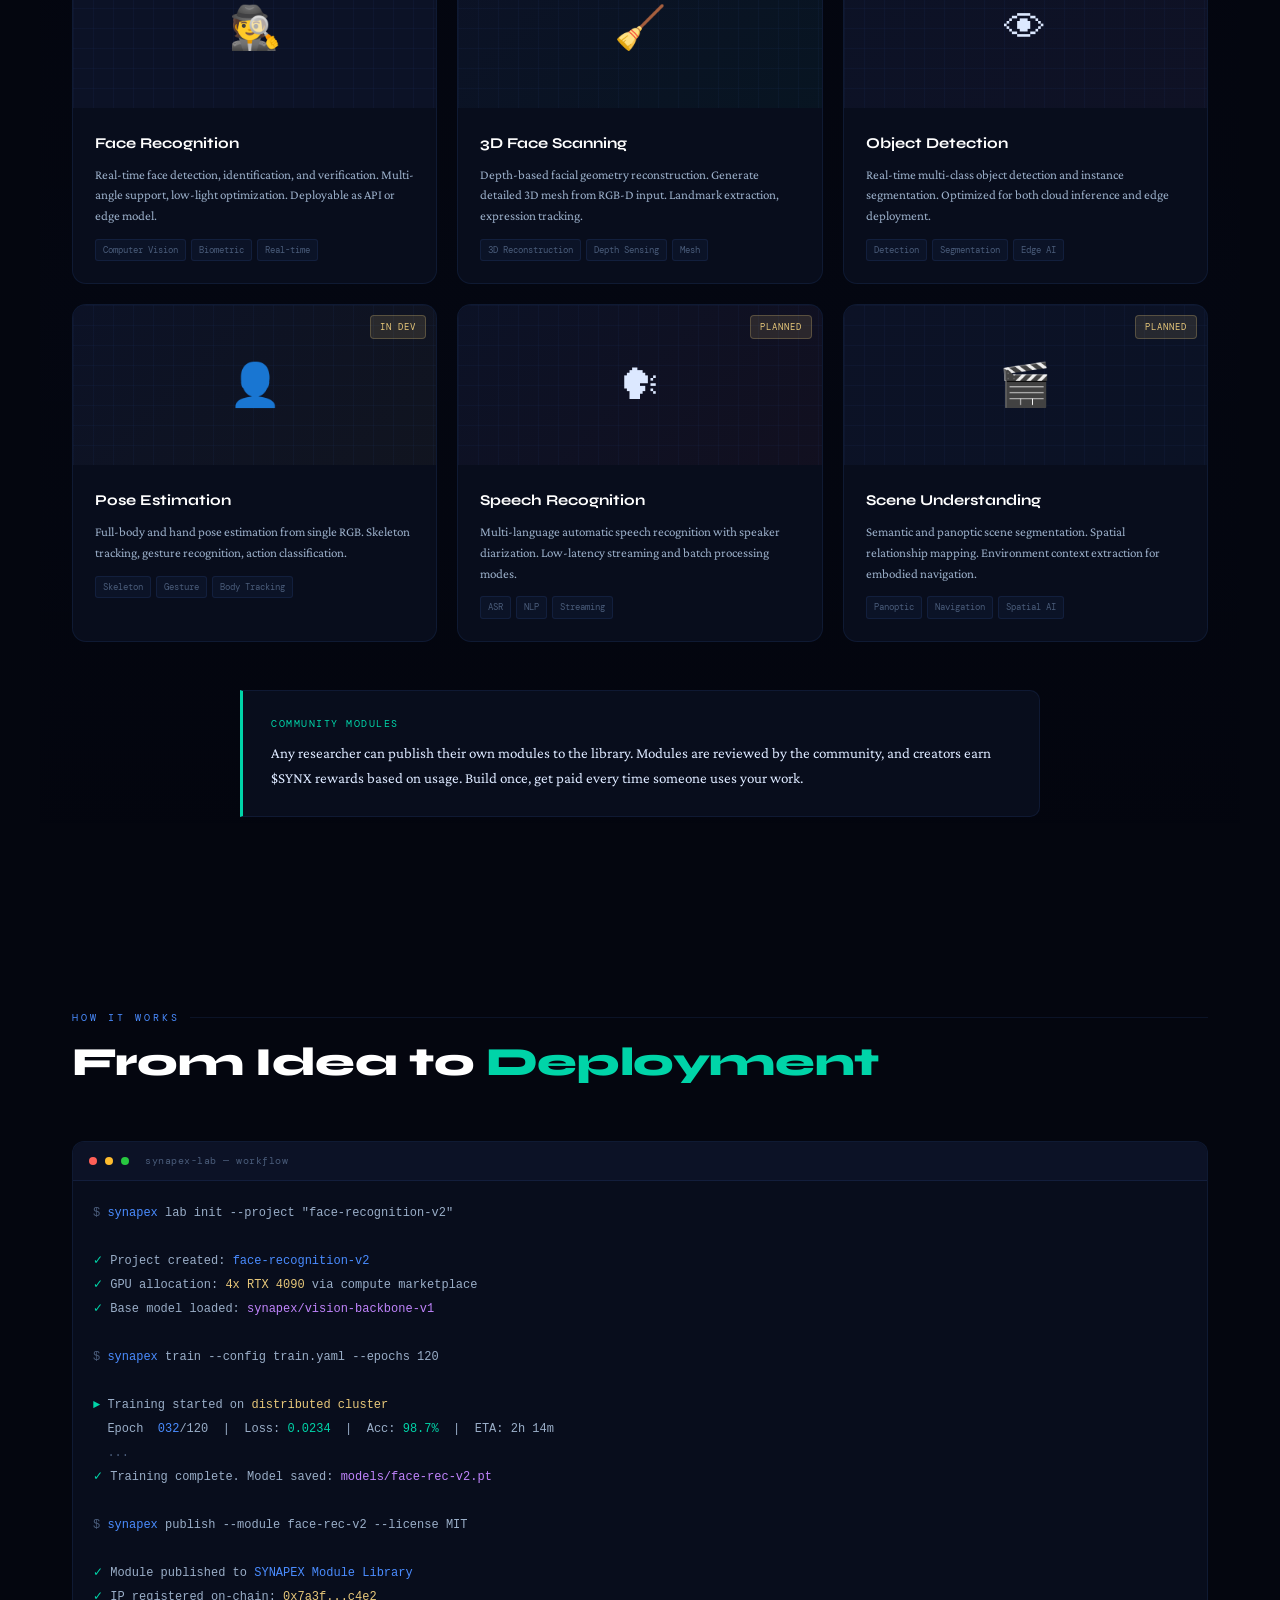
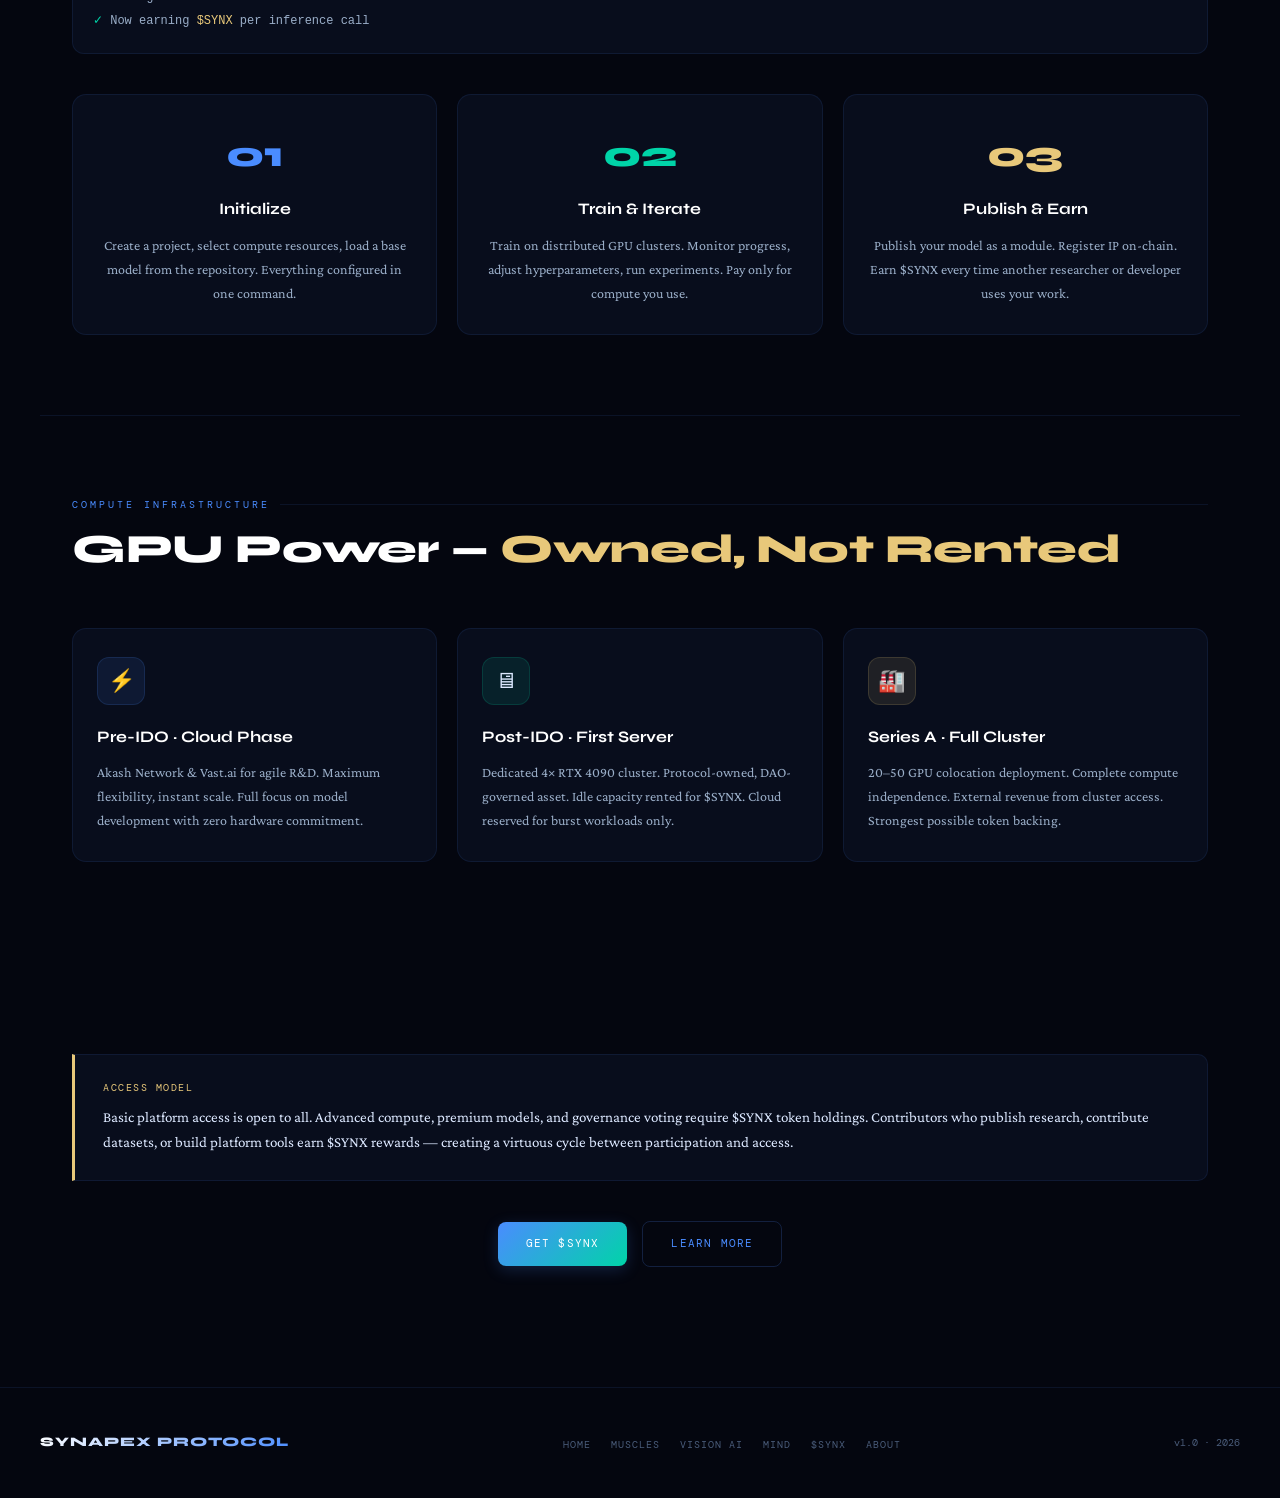
<file: lab.html>
<!DOCTYPE html>
<html lang="en">
<head>
<meta charset="UTF-8">
<meta name="viewport" content="width=device-width, initial-scale=1.0">
<title>Virtual Research Laboratory — SYNAPEX PROTOCOL</title>
<meta name="description" content="Train models, build AI modules, and deploy solutions in the SYNAPEX Virtual Research Laboratory.">
<link href="https://fonts.googleapis.com/css2?family=Syne:wght@400;600;700;800&family=Crimson+Pro:ital,wght@0,300;0,400;0,600;1,300;1,400&family=DM+Mono:wght@300;400;500&display=swap" rel="stylesheet">
<link rel="stylesheet" href="css/style.css">
</head>
<body>

<div class="grid-bg"></div>
<canvas id="particles-canvas"></canvas>
<div class="cursor-glow" id="cursorGlow"></div>

<!-- NAV -->
<nav class="nav" id="mainNav">
  <a href="index.html" class="nav-brand">
    <div class="nav-logo-mark"><span>S</span></div>
    <span class="nav-brand-name">SYNAPEX</span>
    <div class="nav-status"><div class="nav-status-dot"></div>Lab Online</div>
  </a>
  <ul class="nav-links" id="navLinks">
    <li><a href="index.html">Home</a></li>
    <li><a href="lab.html" class="active">Laboratory</a></li>
    <li><a href="muscles.html">Muscles</a></li>
    <li><a href="vision.html">Vision AI</a></li>
    <li><a href="mind.html">Mind</a></li>
    <li><a href="synx.html">$SYNX</a></li>
    <li><a href="about.html">About</a></li>
    <li><a href="whitepaper 2.html" class="nav-cta">Whitepaper</a></li>
  </ul>
  <button class="mobile-toggle" id="mobileToggle" aria-label="Menu"><span></span><span></span><span></span></button>
</nav>

<div class="page">

<!-- HERO -->
<div class="page-hero">
  <div class="page-hero-label"><span class="dot"></span>Virtual Research Laboratory</div>
  <h1 class="page-hero-title">The SYNAPEX <span class="accent2">Lab</span></h1>
  <p class="page-hero-desc">
    An open, token-gated research platform. Train models, build specialized AI modules,
    share your work &mdash; and access the tools that were once locked behind institutional walls.
  </p>
  <div class="page-hero-deco"></div>
</div>

<!-- LAB INFRASTRUCTURE -->
<section class="section">
  <div class="section-header reveal">
    <div class="section-label">Platform Infrastructure</div>
    <h2 class="section-title">Everything You Need to <span class="accent">Research</span></h2>
    <p class="section-desc">From raw GPU compute to pre-trained model repositories — a complete stack for independent AI research.</p>
  </div>

  <div class="grid-3 stagger">
    <div class="card reveal">
      <div class="card-icon blue">&#128421;</div>
      <div class="card-title">Compute Marketplace</div>
      <div class="card-text">Distributed GPU network accessible via $SYNX token. Pay-as-you-go training runs, inference endpoints, simulation environments. Real infrastructure, auditable on-chain.</div>
    </div>
    <div class="card reveal">
      <div class="card-icon teal">&#128300;</div>
      <div class="card-title">Model Repository</div>
      <div class="card-text">Access SYNAPEX-trained models: vision systems, motor controllers, perception modules. Fine-tune on your data. Build on protocol research without starting from scratch.</div>
    </div>
    <div class="card reveal">
      <div class="card-icon purple">&#128202;</div>
      <div class="card-title">Simulation Suite</div>
      <div class="card-text">Physics-accurate environments for training embodied AI. Pre-built scenarios for locomotion, manipulation, navigation. Sim-to-real transfer tools included.</div>
    </div>
    <div class="card reveal">
      <div class="card-icon gold">&#127758;</div>
      <div class="card-title">Collaboration Network</div>
      <div class="card-text">Connect with inventors, developers, researchers globally. Share datasets, co-author experiments, form research teams. A living community, not a static tool.</div>
    </div>
    <div class="card reveal">
      <div class="card-icon blue">&#128499;</div>
      <div class="card-title">Research DAO</div>
      <div class="card-text">Token holders vote on research priorities, compute allocation, and platform evolution. The community decides what SYNAPEX builds next.</div>
    </div>
    <div class="card reveal">
      <div class="card-icon red">&#128737;</div>
      <div class="card-title">IP Protection</div>
      <div class="card-text">On-chain IP registration for every research output. Inventors retain ownership. Smart contract licensing enables monetisation without surrendering IP.</div>
    </div>
  </div>
</section>

<!-- MODULE LIBRARY -->
<section class="section" style="border-top:1px solid var(--border);background:linear-gradient(180deg,transparent,rgba(74,140,255,0.012),transparent);">
  <div class="section-header center reveal">
    <div class="section-label">Module Library</div>
    <h2 class="section-title">Plug-and-Play <span class="accent">AI Modules</span></h2>
    <p class="section-desc">
      Build, train, and share specialised AI modules. From face recognition to scene understanding &mdash;
      each module is a self-contained unit ready for integration.
    </p>
  </div>

  <div class="grid-3 stagger">
    <div class="module-card reveal">
      <div class="module-preview">
        <span class="module-status soon">Phase 1</span>
        <span class="module-icon">&#128373;</span>
      </div>
      <div class="module-body">
        <div class="module-title">Face Recognition</div>
        <div class="module-desc">Real-time face detection, identification, and verification. Multi-angle support, low-light optimization. Deployable as API or edge model.</div>
        <div class="module-tags">
          <span class="module-tag">Computer Vision</span>
          <span class="module-tag">Biometric</span>
          <span class="module-tag">Real-time</span>
        </div>
      </div>
    </div>

    <div class="module-card reveal">
      <div class="module-preview" style="background:linear-gradient(135deg,var(--surface2),rgba(0,212,168,0.04));">
        <span class="module-status soon">Phase 1</span>
        <span class="module-icon">&#129529;</span>
      </div>
      <div class="module-body">
        <div class="module-title">3D Face Scanning</div>
        <div class="module-desc">Depth-based facial geometry reconstruction. Generate detailed 3D mesh from RGB-D input. Landmark extraction, expression tracking.</div>
        <div class="module-tags">
          <span class="module-tag">3D Reconstruction</span>
          <span class="module-tag">Depth Sensing</span>
          <span class="module-tag">Mesh</span>
        </div>
      </div>
    </div>

    <div class="module-card reveal">
      <div class="module-preview" style="background:linear-gradient(135deg,var(--surface2),rgba(192,132,252,0.04));">
        <span class="module-status dev">In Dev</span>
        <span class="module-icon">&#128065;</span>
      </div>
      <div class="module-body">
        <div class="module-title">Object Detection</div>
        <div class="module-desc">Real-time multi-class object detection and instance segmentation. Optimized for both cloud inference and edge deployment.</div>
        <div class="module-tags">
          <span class="module-tag">Detection</span>
          <span class="module-tag">Segmentation</span>
          <span class="module-tag">Edge AI</span>
        </div>
      </div>
    </div>

    <div class="module-card reveal">
      <div class="module-preview" style="background:linear-gradient(135deg,var(--surface2),rgba(232,200,122,0.04));">
        <span class="module-status dev">In Dev</span>
        <span class="module-icon">&#128100;</span>
      </div>
      <div class="module-body">
        <div class="module-title">Pose Estimation</div>
        <div class="module-desc">Full-body and hand pose estimation from single RGB. Skeleton tracking, gesture recognition, action classification.</div>
        <div class="module-tags">
          <span class="module-tag">Skeleton</span>
          <span class="module-tag">Gesture</span>
          <span class="module-tag">Body Tracking</span>
        </div>
      </div>
    </div>

    <div class="module-card reveal">
      <div class="module-preview" style="background:linear-gradient(135deg,var(--surface2),rgba(255,85,119,0.04));">
        <span class="module-status dev">Planned</span>
        <span class="module-icon">&#128483;</span>
      </div>
      <div class="module-body">
        <div class="module-title">Speech Recognition</div>
        <div class="module-desc">Multi-language automatic speech recognition with speaker diarization. Low-latency streaming and batch processing modes.</div>
        <div class="module-tags">
          <span class="module-tag">ASR</span>
          <span class="module-tag">NLP</span>
          <span class="module-tag">Streaming</span>
        </div>
      </div>
    </div>

    <div class="module-card reveal">
      <div class="module-preview" style="background:linear-gradient(135deg,var(--surface2),rgba(74,140,255,0.04));">
        <span class="module-status dev">Planned</span>
        <span class="module-icon">&#127916;</span>
      </div>
      <div class="module-body">
        <div class="module-title">Scene Understanding</div>
        <div class="module-desc">Semantic and panoptic scene segmentation. Spatial relationship mapping. Environment context extraction for embodied navigation.</div>
        <div class="module-tags">
          <span class="module-tag">Panoptic</span>
          <span class="module-tag">Navigation</span>
          <span class="module-tag">Spatial AI</span>
        </div>
      </div>
    </div>
  </div>

  <div class="callout teal reveal" style="margin-top:48px;max-width:800px;margin-left:auto;margin-right:auto;">
    <span class="callout-label">Community Modules</span>
    <p>Any researcher can publish their own modules to the library. Modules are reviewed by the community,
    and creators earn $SYNX rewards based on usage. Build once, get paid every time someone uses your work.</p>
  </div>
</section>

<!-- CONSOLE / WORKFLOW PREVIEW -->
<section class="section">
  <div class="section-header reveal">
    <div class="section-label">How It Works</div>
    <h2 class="section-title">From Idea to <span class="accent2">Deployment</span></h2>
  </div>

  <div class="console reveal">
    <div class="console-bar">
      <div class="console-dot r"></div>
      <div class="console-dot y"></div>
      <div class="console-dot g"></div>
      <span class="console-title">synapex-lab &mdash; workflow</span>
    </div>
    <div class="console-body">
<pre>
<span class="dim">$</span> <span class="hl">synapex</span> lab init --project "face-recognition-v2"

<span class="hl2">✓</span> Project created: <span class="hl">face-recognition-v2</span>
<span class="hl2">✓</span> GPU allocation: <span class="hg">4x RTX 4090</span> via compute marketplace
<span class="hl2">✓</span> Base model loaded: <span class="hp">synapex/vision-backbone-v1</span>

<span class="dim">$</span> <span class="hl">synapex</span> train --config train.yaml --epochs 120

<span class="hl2">►</span> Training started on <span class="hg">distributed cluster</span>
  Epoch  <span class="hl">032</span>/120  |  Loss: <span class="hl2">0.0234</span>  |  Acc: <span class="hl2">98.7%</span>  |  ETA: 2h 14m
  <span class="dim">...</span>
<span class="hl2">✓</span> Training complete. Model saved: <span class="hp">models/face-rec-v2.pt</span>

<span class="dim">$</span> <span class="hl">synapex</span> publish --module face-rec-v2 --license MIT

<span class="hl2">✓</span> Module published to <span class="hl">SYNAPEX Module Library</span>
<span class="hl2">✓</span> IP registered on-chain: <span class="hg">0x7a3f...c4e2</span>
<span class="hl2">✓</span> Now earning <span class="hg">$SYNX</span> per inference call
</pre>
    </div>
  </div>

  <div class="grid-3 stagger" style="margin-top:40px;">
    <div class="card reveal" style="text-align:center;">
      <div style="font-family:'Syne',sans-serif;font-size:36px;font-weight:800;color:var(--accent);margin-bottom:8px;">01</div>
      <div class="card-title">Initialize</div>
      <div class="card-text">Create a project, select compute resources, load a base model from the repository. Everything configured in one command.</div>
    </div>
    <div class="card reveal" style="text-align:center;">
      <div style="font-family:'Syne',sans-serif;font-size:36px;font-weight:800;color:var(--accent2);margin-bottom:8px;">02</div>
      <div class="card-title">Train &amp; Iterate</div>
      <div class="card-text">Train on distributed GPU clusters. Monitor progress, adjust hyperparameters, run experiments. Pay only for compute you use.</div>
    </div>
    <div class="card reveal" style="text-align:center;">
      <div style="font-family:'Syne',sans-serif;font-size:36px;font-weight:800;color:var(--gold);margin-bottom:8px;">03</div>
      <div class="card-title">Publish &amp; Earn</div>
      <div class="card-text">Publish your model as a module. Register IP on-chain. Earn $SYNX every time another researcher or developer uses your work.</div>
    </div>
  </div>
</section>

<!-- GPU INFRASTRUCTURE -->
<section class="section" style="border-top:1px solid var(--border);">
  <div class="section-header reveal">
    <div class="section-label">Compute Infrastructure</div>
    <h2 class="section-title">GPU Power — <span class="gold">Owned, Not Rented</span></h2>
  </div>

  <div class="grid-3 stagger">
    <div class="card reveal">
      <div class="card-icon blue">&#9889;</div>
      <div class="card-title">Pre-IDO &middot; Cloud Phase</div>
      <div class="card-text">Akash Network &amp; Vast.ai for agile R&amp;D. Maximum flexibility, instant scale. Full focus on model development with zero hardware commitment.</div>
    </div>
    <div class="card reveal">
      <div class="card-icon teal">&#128421;</div>
      <div class="card-title">Post-IDO &middot; First Server</div>
      <div class="card-text">Dedicated 4&times; RTX 4090 cluster. Protocol-owned, DAO-governed asset. Idle capacity rented for $SYNX. Cloud reserved for burst workloads only.</div>
    </div>
    <div class="card reveal">
      <div class="card-icon gold">&#127981;</div>
      <div class="card-title">Series A &middot; Full Cluster</div>
      <div class="card-text">20&ndash;50 GPU colocation deployment. Complete compute independence. External revenue from cluster access. Strongest possible token backing.</div>
    </div>
  </div>
</section>

<!-- ACCESS MODEL -->
<section class="section">
  <div class="callout gold reveal">
    <span class="callout-label">Access Model</span>
    <p>Basic platform access is open to all. Advanced compute, premium models, and governance voting
    require $SYNX token holdings. Contributors who publish research, contribute datasets, or build
    platform tools earn $SYNX rewards &mdash; creating a virtuous cycle between participation and access.</p>
  </div>

  <div style="text-align:center;margin-top:40px;" class="reveal">
    <a href="synx.html" class="btn btn-primary" style="margin-right:12px;">Get $SYNX</a>
    <a href="about.html" class="btn btn-outline">Learn More</a>
  </div>
</section>

</div>

<!-- FOOTER -->
<footer class="footer">
  <div class="footer-inner">
    <div class="footer-brand">SYNAPEX PROTOCOL</div>
    <ul class="footer-links">
      <li><a href="index.html">Home</a></li>
      <li><a href="muscles.html">Muscles</a></li>
      <li><a href="vision.html">Vision AI</a></li>
      <li><a href="mind.html">Mind</a></li>
      <li><a href="synx.html">$SYNX</a></li>
      <li><a href="about.html">About</a></li>
    </ul>
    <div class="footer-copy">v1.0 &middot; 2026</div>
  </div>
</footer>

<script src="js/main.js"></script>
</body>
</html>
</file>
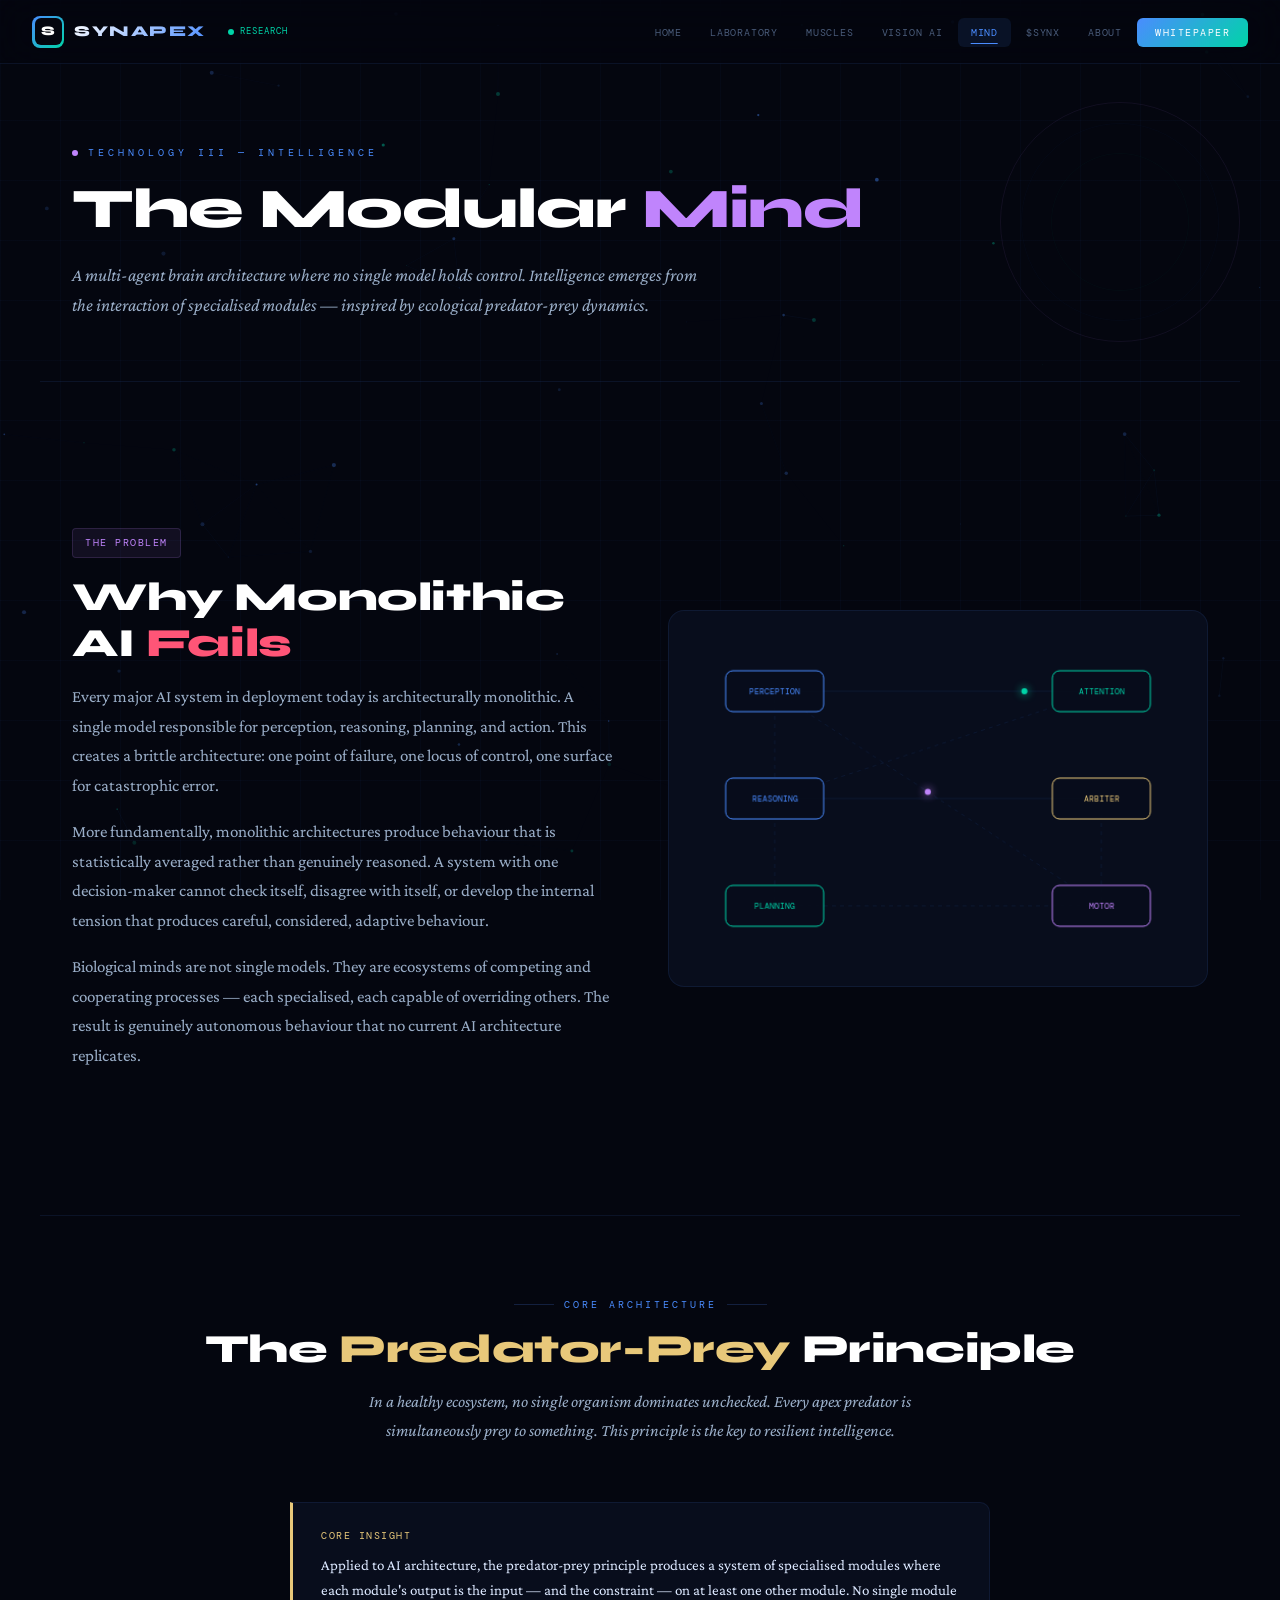
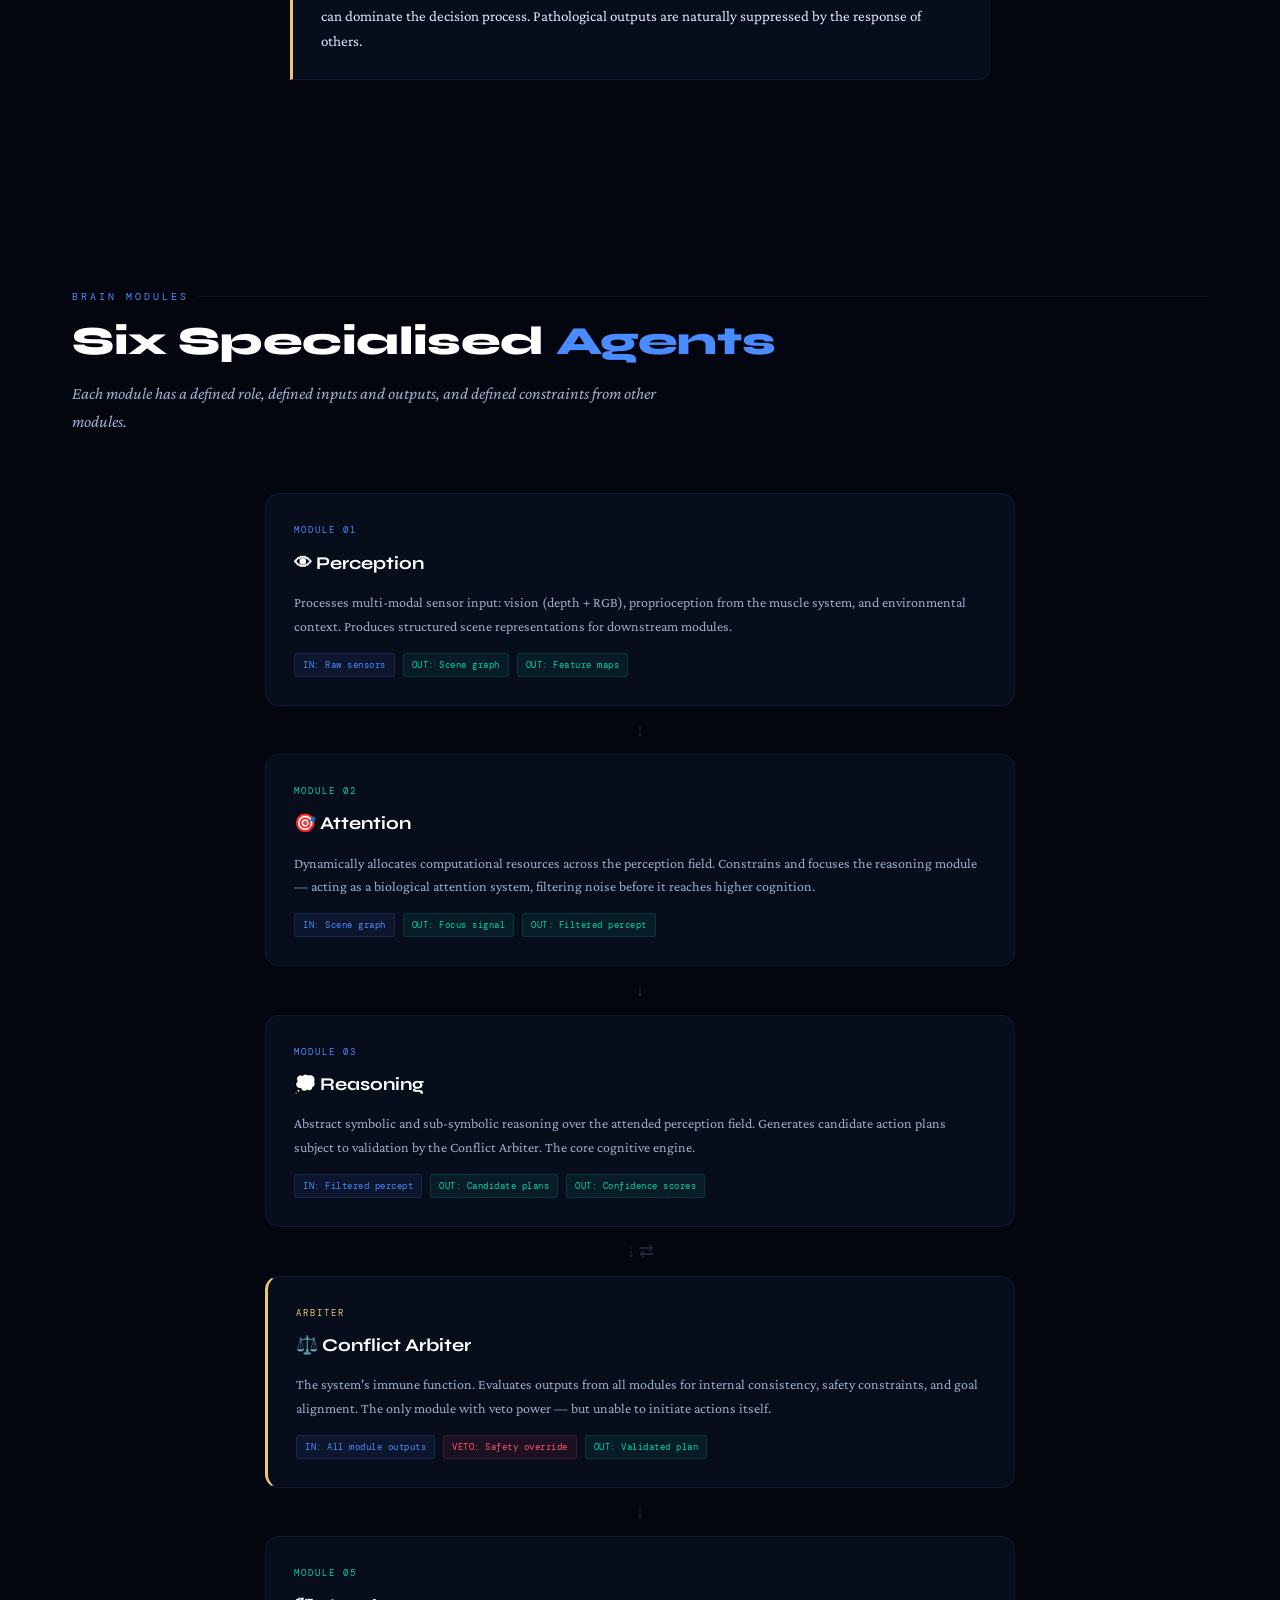
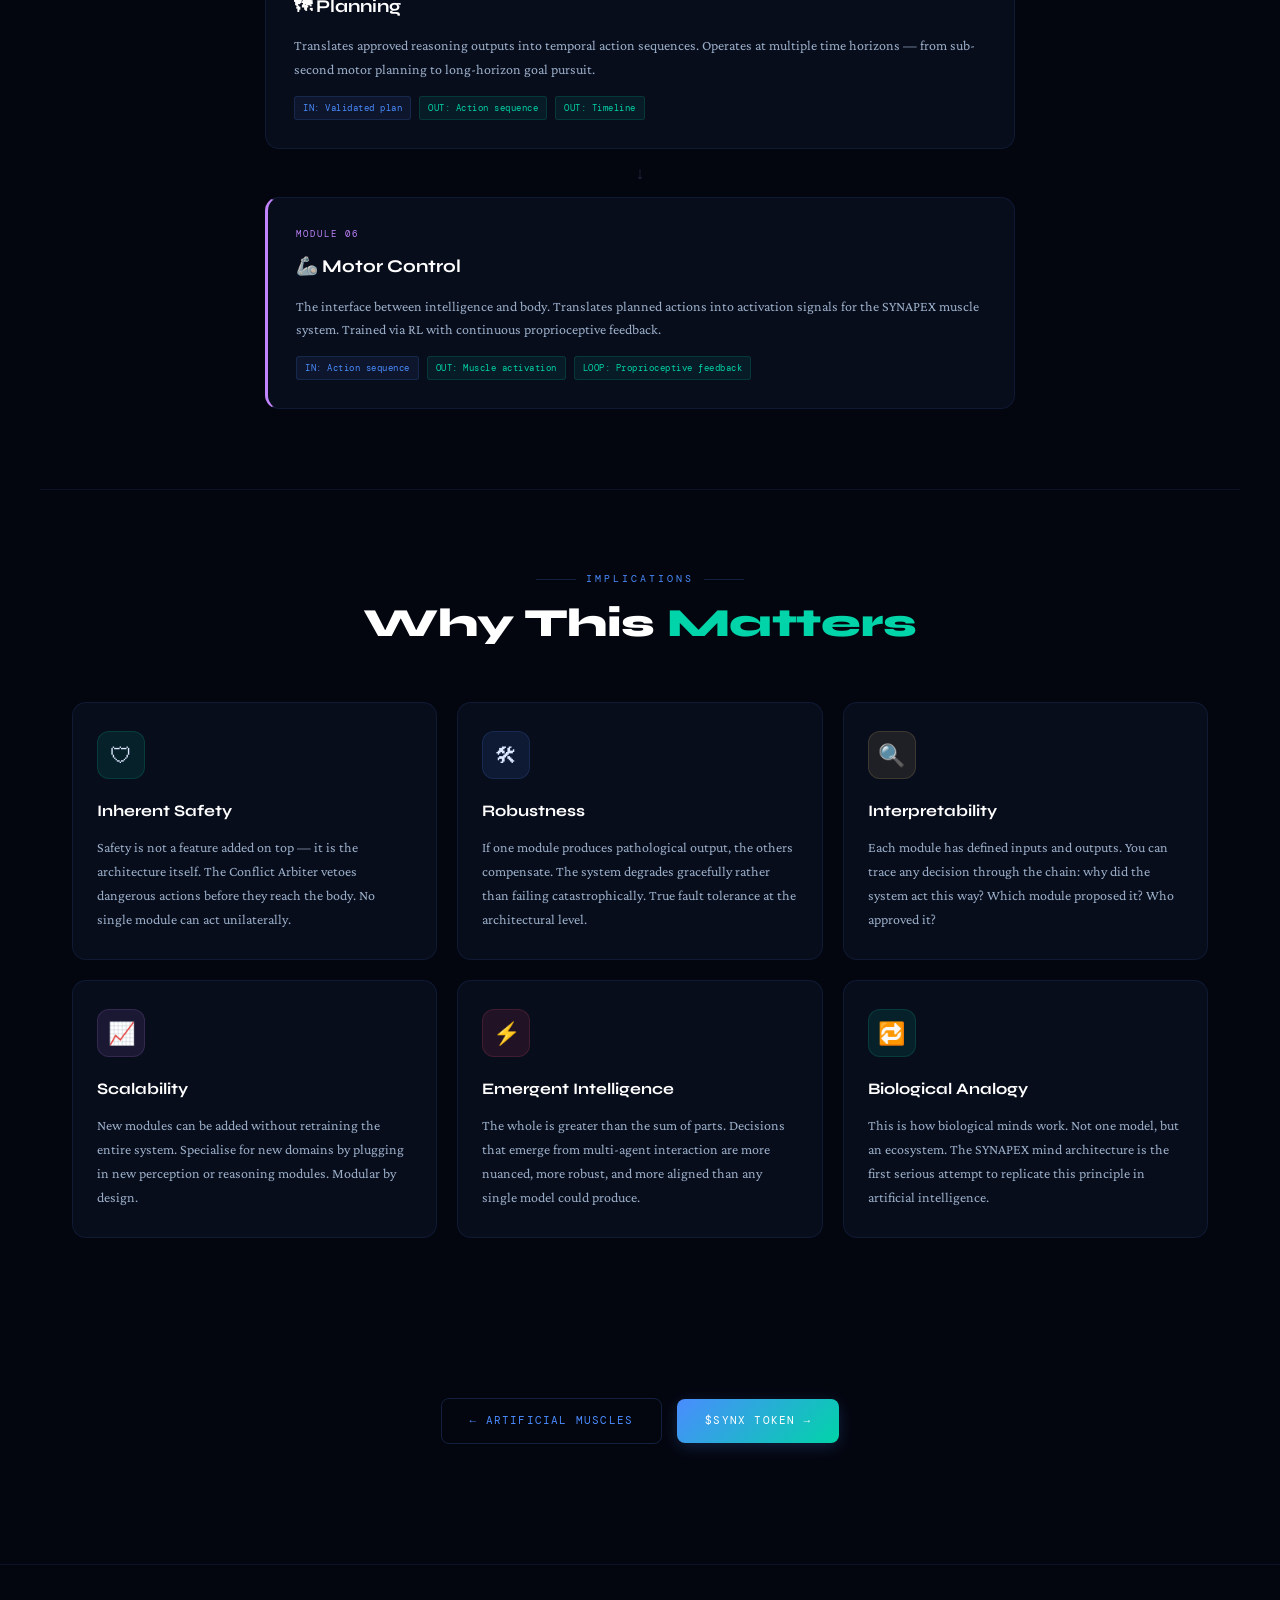
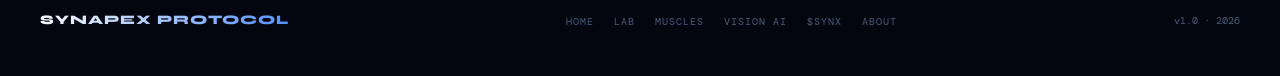
<file: mind.html>
<!DOCTYPE html>
<html lang="en">
<head>
<meta charset="UTF-8">
<meta name="viewport" content="width=device-width, initial-scale=1.0">
<title>Modular Mind — SYNAPEX PROTOCOL</title>
<meta name="description" content="Multi-agent brain architecture — the Predator-Prey AI mind of SYNAPEX Protocol.">
<link href="https://fonts.googleapis.com/css2?family=Syne:wght@400;600;700;800&family=Crimson+Pro:ital,wght@0,300;0,400;0,600;1,300;1,400&family=DM+Mono:wght@300;400;500&display=swap" rel="stylesheet">
<link rel="stylesheet" href="css/style.css">
<style>
  #neuralCanvas { display: block; width: 100%; height: auto; }

  .mind-module {
    background: var(--surface);
    border: 1px solid var(--border);
    border-radius: 14px;
    padding: 28px;
    position: relative;
    overflow: hidden;
    transition: all 0.4s var(--ease);
  }
  .mind-module:hover {
    border-color: var(--border2);
    transform: translateY(-4px);
    box-shadow: 0 12px 40px rgba(0,0,0,0.2);
  }
  .mind-module-num {
    font-family: 'DM Mono', monospace;
    font-size: 9px;
    letter-spacing: 2px;
    text-transform: uppercase;
    margin-bottom: 8px;
    display: block;
  }
  .mind-module-title {
    font-family: 'Syne', sans-serif;
    font-size: 18px;
    font-weight: 700;
    color: #fff;
    margin-bottom: 12px;
    display: flex;
    align-items: center;
    gap: 10px;
  }
  .mind-module-desc {
    font-size: 14px;
    color: var(--body);
    line-height: 1.7;
    margin-bottom: 14px;
  }
  .mind-module-io {
    display: flex;
    gap: 8px;
    flex-wrap: wrap;
  }
  .mind-io {
    font-family: 'DM Mono', monospace;
    font-size: 9px;
    padding: 3px 8px;
    border-radius: 3px;
    letter-spacing: 0.5px;
  }
  .mind-io.input  { background: rgba(74,140,255,0.08); color: var(--accent); border: 1px solid rgba(74,140,255,0.15); }
  .mind-io.output { background: rgba(0,212,168,0.08); color: var(--accent2); border: 1px solid rgba(0,212,168,0.15); }
  .mind-io.veto   { background: rgba(255,85,119,0.08); color: var(--accent3); border: 1px solid rgba(255,85,119,0.15); }

  .flow-arrow {
    text-align: center;
    padding: 8px 0;
    color: var(--muted);
    font-size: 18px;
    opacity: 0.4;
  }
</style>
</head>
<body>

<div class="grid-bg"></div>
<canvas id="particles-canvas"></canvas>
<div class="cursor-glow" id="cursorGlow"></div>

<!-- NAV -->
<nav class="nav" id="mainNav">
  <a href="index.html" class="nav-brand">
    <div class="nav-logo-mark"><span>S</span></div>
    <span class="nav-brand-name">SYNAPEX</span>
    <div class="nav-status"><div class="nav-status-dot"></div>Research</div>
  </a>
  <ul class="nav-links" id="navLinks">
    <li><a href="index.html">Home</a></li>
    <li><a href="lab.html">Laboratory</a></li>
    <li><a href="muscles.html">Muscles</a></li>
    <li><a href="vision.html">Vision AI</a></li>
    <li><a href="mind.html" class="active">Mind</a></li>
    <li><a href="synx.html">$SYNX</a></li>
    <li><a href="about.html">About</a></li>
    <li><a href="whitepaper 2.html" class="nav-cta">Whitepaper</a></li>
  </ul>
  <button class="mobile-toggle" id="mobileToggle" aria-label="Menu"><span></span><span></span><span></span></button>
</nav>

<div class="page">

<!-- HERO -->
<div class="page-hero">
  <div class="page-hero-label"><span class="dot" style="background:var(--purple);"></span>Technology III &mdash; Intelligence</div>
  <h1 class="page-hero-title">The Modular <span class="purple">Mind</span></h1>
  <p class="page-hero-desc">
    A multi-agent brain architecture where no single model holds control. Intelligence emerges from
    the interaction of specialised modules &mdash; inspired by ecological predator-prey dynamics.
  </p>
  <div class="page-hero-deco" style="border-color:rgba(192,132,252,0.15);"></div>
</div>

<!-- WHY NOT MONOLITHIC -->
<section class="section">
  <div class="split">
    <div class="reveal-left">
      <div class="badge purple">The Problem</div>
      <h2 class="section-title">Why Monolithic AI <span class="accent3">Fails</span></h2>
      <p style="color:var(--body);line-height:1.75;margin-bottom:16px;">
        Every major AI system in deployment today is architecturally monolithic. A single model
        responsible for perception, reasoning, planning, and action. This creates a brittle architecture:
        one point of failure, one locus of control, one surface for catastrophic error.
      </p>
      <p style="color:var(--body);line-height:1.75;margin-bottom:16px;">
        More fundamentally, monolithic architectures produce behaviour that is statistically averaged
        rather than genuinely reasoned. A system with one decision-maker cannot check itself,
        disagree with itself, or develop the internal tension that produces careful, considered,
        adaptive behaviour.
      </p>
      <p style="color:var(--body);line-height:1.75;">
        Biological minds are not single models. They are ecosystems of competing and cooperating
        processes &mdash; each specialised, each capable of overriding others. The result is genuinely
        autonomous behaviour that no current AI architecture replicates.
      </p>
    </div>
    <div class="reveal-right">
      <div style="background:var(--surface);border:1px solid var(--border);border-radius:16px;padding:24px;overflow:hidden;">
        <canvas id="neuralCanvas" width="480" height="320"></canvas>
      </div>
    </div>
  </div>
</section>

<!-- PREDATOR-PREY -->
<section class="section" style="border-top:1px solid var(--border);">
  <div class="section-header center reveal">
    <div class="section-label">Core Architecture</div>
    <h2 class="section-title">The <span class="gold">Predator-Prey</span> Principle</h2>
    <p class="section-desc">
      In a healthy ecosystem, no single organism dominates unchecked.
      Every apex predator is simultaneously prey to something. This principle is the key to resilient intelligence.
    </p>
  </div>

  <div class="callout gold reveal" style="max-width:700px;margin:0 auto 48px;">
    <span class="callout-label">Core Insight</span>
    <p>Applied to AI architecture, the predator-prey principle produces a system of specialised modules
    where each module's output is the input &mdash; and the constraint &mdash; on at least one other module.
    No single module can dominate the decision process. Pathological outputs are naturally suppressed
    by the response of others.</p>
  </div>
</section>

<!-- THE SIX MODULES -->
<section class="section">
  <div class="section-header reveal">
    <div class="section-label">Brain Modules</div>
    <h2 class="section-title">Six Specialised <span class="accent">Agents</span></h2>
    <p class="section-desc">Each module has a defined role, defined inputs and outputs, and defined constraints from other modules.</p>
  </div>

  <div style="max-width:750px;margin:0 auto;" class="stagger">

    <div class="mind-module reveal">
      <span class="mind-module-num" style="color:var(--accent);">Module 01</span>
      <div class="mind-module-title">&#128065; Perception</div>
      <div class="mind-module-desc">Processes multi-modal sensor input: vision (depth + RGB), proprioception from the muscle system, and environmental context. Produces structured scene representations for downstream modules.</div>
      <div class="mind-module-io">
        <span class="mind-io input">IN: Raw sensors</span>
        <span class="mind-io output">OUT: Scene graph</span>
        <span class="mind-io output">OUT: Feature maps</span>
      </div>
    </div>
    <div class="flow-arrow">&darr;</div>

    <div class="mind-module reveal">
      <span class="mind-module-num" style="color:var(--accent2);">Module 02</span>
      <div class="mind-module-title">&#127919; Attention</div>
      <div class="mind-module-desc">Dynamically allocates computational resources across the perception field. Constrains and focuses the reasoning module &mdash; acting as a biological attention system, filtering noise before it reaches higher cognition.</div>
      <div class="mind-module-io">
        <span class="mind-io input">IN: Scene graph</span>
        <span class="mind-io output">OUT: Focus signal</span>
        <span class="mind-io output">OUT: Filtered percept</span>
      </div>
    </div>
    <div class="flow-arrow">&darr;</div>

    <div class="mind-module reveal">
      <span class="mind-module-num" style="color:var(--accent);">Module 03</span>
      <div class="mind-module-title">&#128173; Reasoning</div>
      <div class="mind-module-desc">Abstract symbolic and sub-symbolic reasoning over the attended perception field. Generates candidate action plans subject to validation by the Conflict Arbiter. The core cognitive engine.</div>
      <div class="mind-module-io">
        <span class="mind-io input">IN: Filtered percept</span>
        <span class="mind-io output">OUT: Candidate plans</span>
        <span class="mind-io output">OUT: Confidence scores</span>
      </div>
    </div>
    <div class="flow-arrow">&darr; &#8644;</div>

    <div class="mind-module reveal" style="border-left:3px solid var(--gold);">
      <span class="mind-module-num" style="color:var(--gold);">Arbiter</span>
      <div class="mind-module-title">&#9878;&#65039; Conflict Arbiter</div>
      <div class="mind-module-desc">The system's immune function. Evaluates outputs from all modules for internal consistency, safety constraints, and goal alignment. The only module with veto power &mdash; but unable to initiate actions itself.</div>
      <div class="mind-module-io">
        <span class="mind-io input">IN: All module outputs</span>
        <span class="mind-io veto">VETO: Safety override</span>
        <span class="mind-io output">OUT: Validated plan</span>
      </div>
    </div>
    <div class="flow-arrow">&darr;</div>

    <div class="mind-module reveal">
      <span class="mind-module-num" style="color:var(--accent2);">Module 05</span>
      <div class="mind-module-title">&#128506; Planning</div>
      <div class="mind-module-desc">Translates approved reasoning outputs into temporal action sequences. Operates at multiple time horizons &mdash; from sub-second motor planning to long-horizon goal pursuit.</div>
      <div class="mind-module-io">
        <span class="mind-io input">IN: Validated plan</span>
        <span class="mind-io output">OUT: Action sequence</span>
        <span class="mind-io output">OUT: Timeline</span>
      </div>
    </div>
    <div class="flow-arrow">&darr;</div>

    <div class="mind-module reveal" style="border-left:3px solid var(--purple);">
      <span class="mind-module-num" style="color:var(--purple);">Module 06</span>
      <div class="mind-module-title">&#129470; Motor Control</div>
      <div class="mind-module-desc">The interface between intelligence and body. Translates planned actions into activation signals for the SYNAPEX muscle system. Trained via RL with continuous proprioceptive feedback.</div>
      <div class="mind-module-io">
        <span class="mind-io input">IN: Action sequence</span>
        <span class="mind-io output">OUT: Muscle activation</span>
        <span class="mind-io output">LOOP: Proprioceptive feedback</span>
      </div>
    </div>
  </div>
</section>

<!-- WHY IT MATTERS -->
<section class="section" style="border-top:1px solid var(--border);">
  <div class="section-header center reveal">
    <div class="section-label">Implications</div>
    <h2 class="section-title">Why This <span class="accent2">Matters</span></h2>
  </div>

  <div class="grid-3 stagger">
    <div class="card reveal">
      <div class="card-icon teal">&#128737;</div>
      <div class="card-title">Inherent Safety</div>
      <div class="card-text">Safety is not a feature added on top &mdash; it is the architecture itself. The Conflict Arbiter vetoes dangerous actions before they reach the body. No single module can act unilaterally.</div>
    </div>
    <div class="card reveal">
      <div class="card-icon blue">&#128736;</div>
      <div class="card-title">Robustness</div>
      <div class="card-text">If one module produces pathological output, the others compensate. The system degrades gracefully rather than failing catastrophically. True fault tolerance at the architectural level.</div>
    </div>
    <div class="card reveal">
      <div class="card-icon gold">&#128269;</div>
      <div class="card-title">Interpretability</div>
      <div class="card-text">Each module has defined inputs and outputs. You can trace any decision through the chain: why did the system act this way? Which module proposed it? Who approved it?</div>
    </div>
    <div class="card reveal">
      <div class="card-icon purple">&#128200;</div>
      <div class="card-title">Scalability</div>
      <div class="card-text">New modules can be added without retraining the entire system. Specialise for new domains by plugging in new perception or reasoning modules. Modular by design.</div>
    </div>
    <div class="card reveal">
      <div class="card-icon red">&#9889;</div>
      <div class="card-title">Emergent Intelligence</div>
      <div class="card-text">The whole is greater than the sum of parts. Decisions that emerge from multi-agent interaction are more nuanced, more robust, and more aligned than any single model could produce.</div>
    </div>
    <div class="card reveal">
      <div class="card-icon teal">&#128257;</div>
      <div class="card-title">Biological Analogy</div>
      <div class="card-text">This is how biological minds work. Not one model, but an ecosystem. The SYNAPEX mind architecture is the first serious attempt to replicate this principle in artificial intelligence.</div>
    </div>
  </div>
</section>

<!-- NAV -->
<section class="section" style="text-align:center;">
  <div class="reveal">
    <a href="muscles.html" class="btn btn-outline">&larr; Artificial Muscles</a>
    <a href="synx.html" class="btn btn-primary" style="margin-left:12px;">$SYNX Token &rarr;</a>
  </div>
</section>

</div>

<footer class="footer">
  <div class="footer-inner">
    <div class="footer-brand">SYNAPEX PROTOCOL</div>
    <ul class="footer-links">
      <li><a href="index.html">Home</a></li>
      <li><a href="lab.html">Lab</a></li>
      <li><a href="muscles.html">Muscles</a></li>
      <li><a href="vision.html">Vision AI</a></li>
      <li><a href="synx.html">$SYNX</a></li>
      <li><a href="about.html">About</a></li>
    </ul>
    <div class="footer-copy">v1.0 &middot; 2026</div>
  </div>
</footer>

<script src="js/main.js"></script>
<script>
(function(){
  const c = document.getElementById('neuralCanvas');
  if (!c) return;
  const ctx = c.getContext('2d');
  const W = c.width, H = c.height;

  const modules = [
    { x: 80,  y: 55,  label: 'PERCEPTION',  color: '#4a8cff' },
    { x: 400, y: 55,  label: 'ATTENTION',    color: '#00d4a8' },
    { x: 80,  y: 160, label: 'REASONING',    color: '#4a8cff' },
    { x: 400, y: 160, label: 'ARBITER',      color: '#e8c87a' },
    { x: 80,  y: 265, label: 'PLANNING',     color: '#00d4a8' },
    { x: 400, y: 265, label: 'MOTOR',        color: '#c084fc' },
  ];
  const conns = [[0,1],[0,2],[1,0],[1,2],[2,3],[2,4],[3,2],[3,5],[4,5],[5,0]];
  let pulses = [], frame = 0;

  function spawn() {
    const c2 = conns[Math.floor(Math.random()*conns.length)];
    pulses.push({ from:c2[0], to:c2[1], t:0, speed:0.007+Math.random()*0.007, color:modules[c2[0]].color });
  }

  function draw() {
    ctx.clearRect(0,0,W,H);
    conns.forEach(([a,b])=>{
      ctx.beginPath();
      ctx.moveTo(modules[a].x,modules[a].y);
      ctx.lineTo(modules[b].x,modules[b].y);
      ctx.strokeStyle='rgba(74,140,255,0.1)';
      ctx.lineWidth=1;
      ctx.setLineDash([4,4]);
      ctx.stroke();
      ctx.setLineDash([]);
    });
    pulses=pulses.filter(p=>p.t<=1);
    pulses.forEach(p=>{
      p.t+=p.speed;
      const f=modules[p.from], t2=modules[p.to];
      const x=f.x+(t2.x-f.x)*p.t, y=f.y+(t2.y-f.y)*p.t;
      ctx.beginPath();
      ctx.arc(x,y,3,0,Math.PI*2);
      ctx.fillStyle=p.color;
      ctx.shadowColor=p.color;
      ctx.shadowBlur=8;
      ctx.fill();
      ctx.shadowBlur=0;
    });
    modules.forEach(m=>{
      ctx.beginPath();
      ctx.roundRect(m.x-48,m.y-20,96,40,7);
      ctx.fillStyle='rgba(8,13,28,0.9)';
      ctx.strokeStyle=m.color;
      ctx.lineWidth=1;
      ctx.fill();
      ctx.stroke();
      ctx.fillStyle=m.color;
      ctx.font='8px "DM Mono",monospace';
      ctx.textAlign='center';
      ctx.fillText(m.label,m.x,m.y+3);
    });
    frame++;
    if(frame%25===0) spawn();
    requestAnimationFrame(draw);
  }
  draw();
})();
</script>
</body>
</html>
</file>
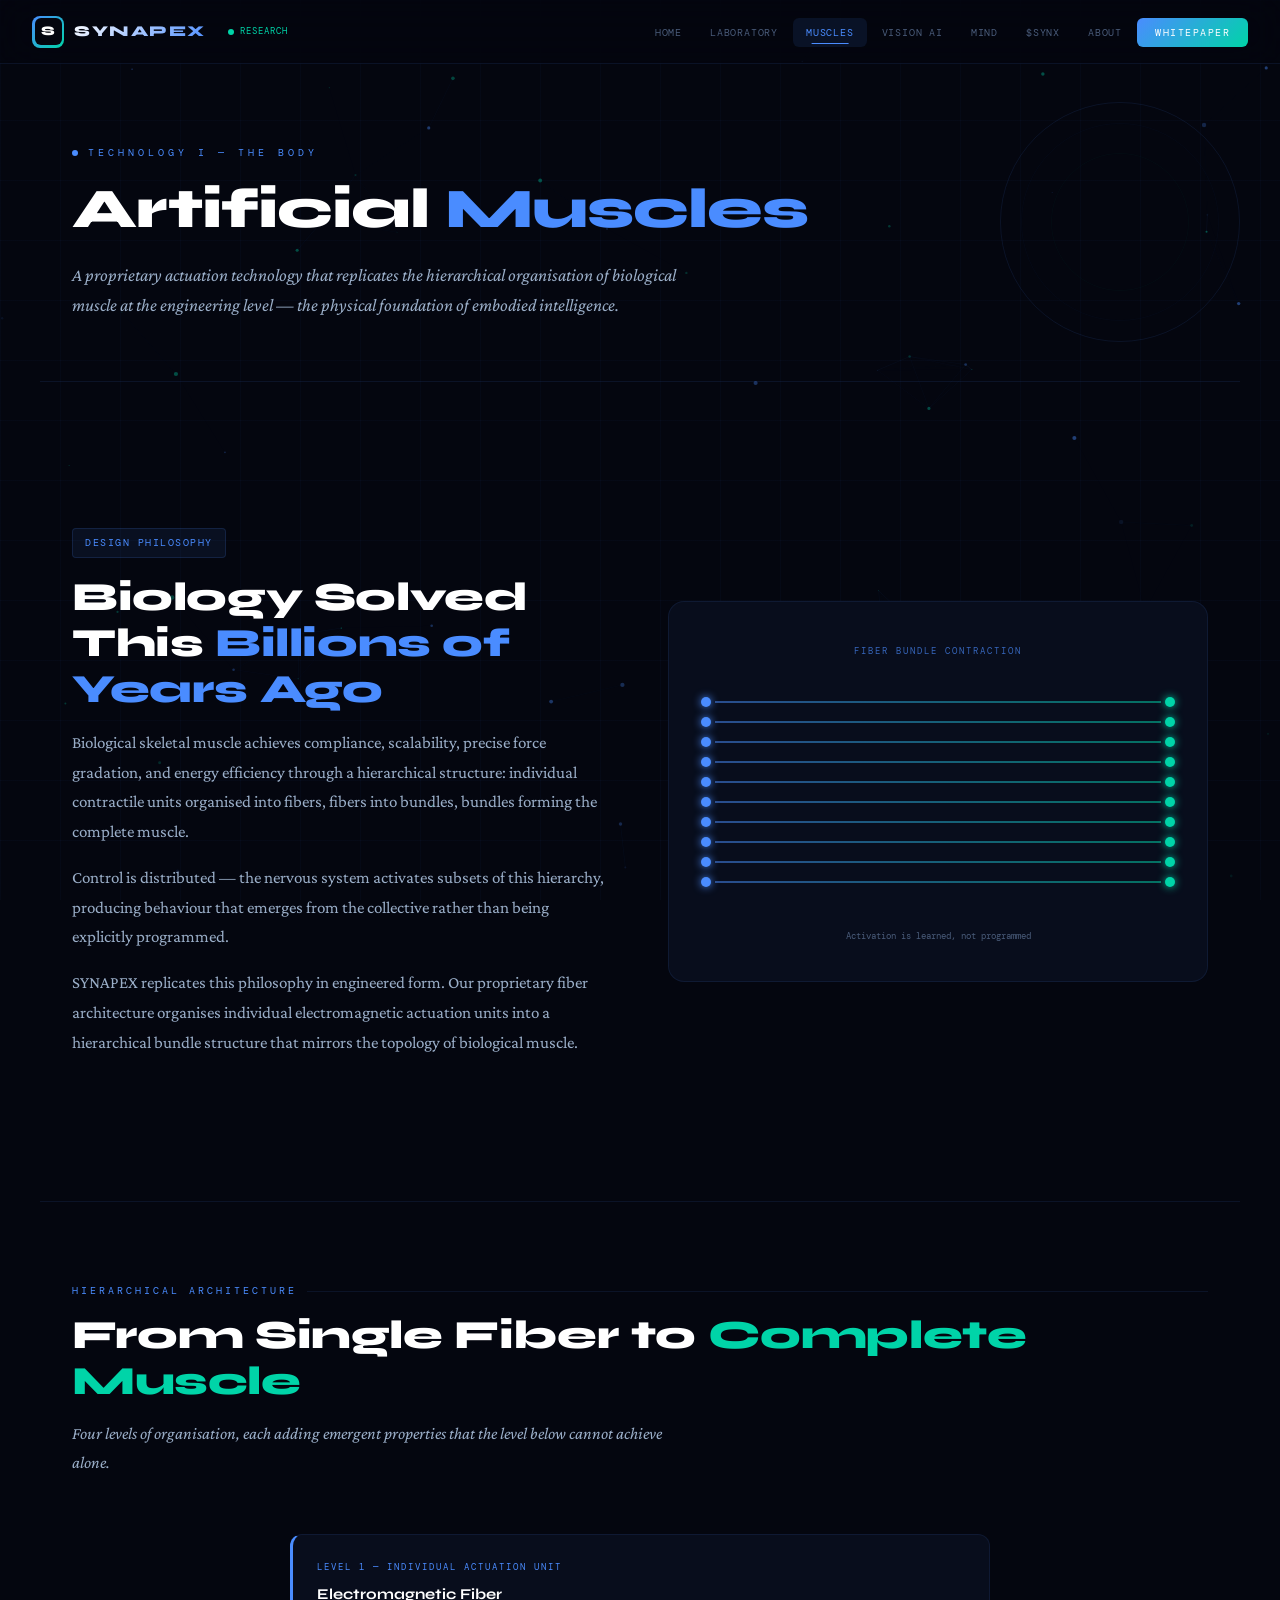
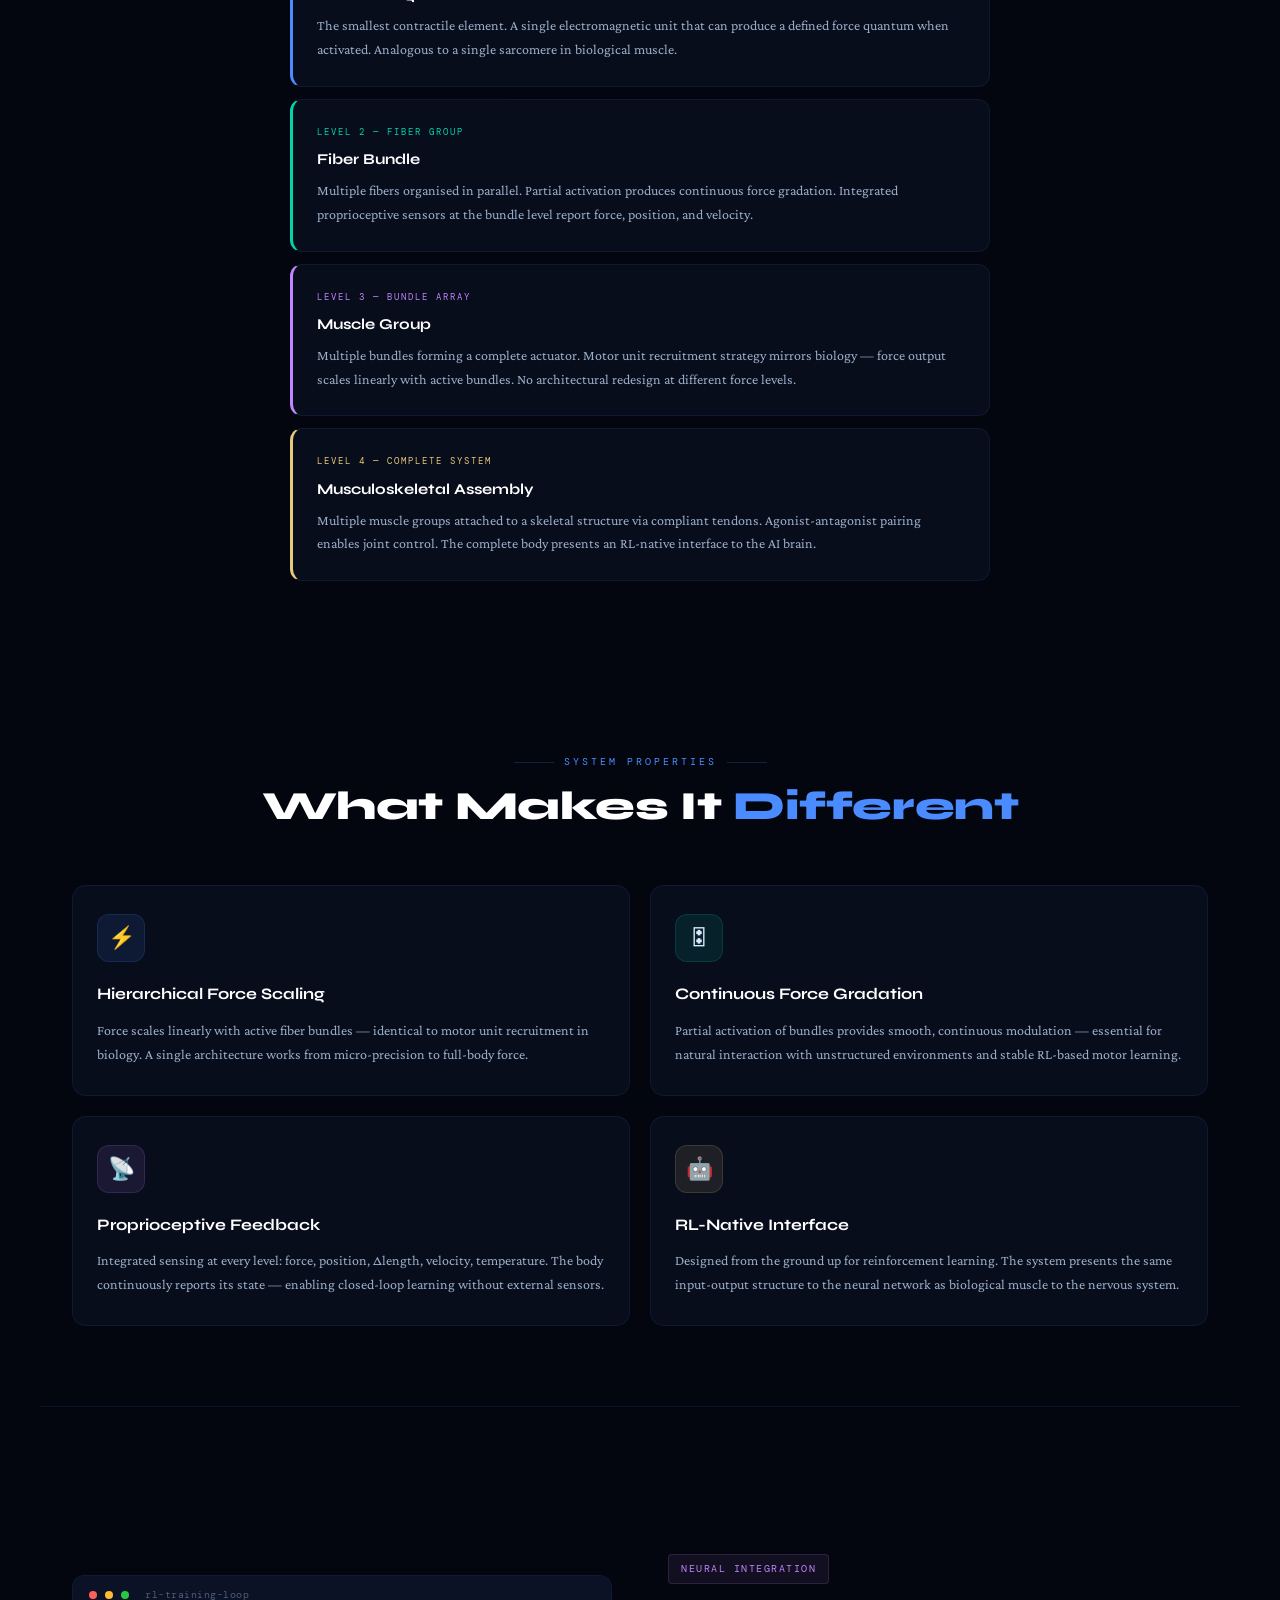
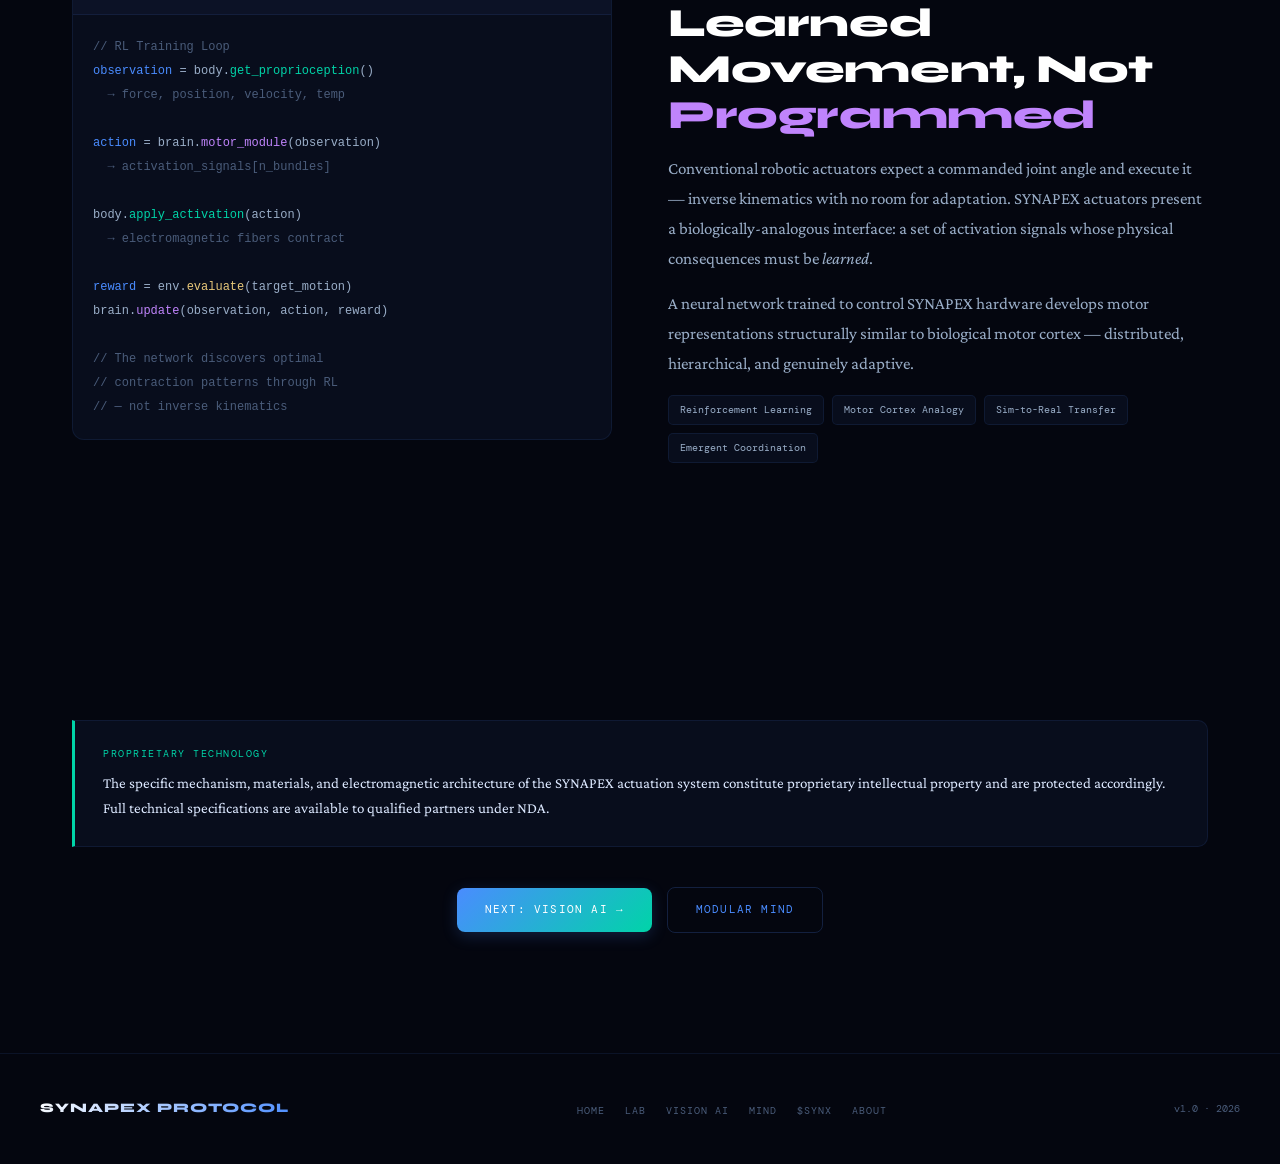
<file: muscles.html>
<!DOCTYPE html>
<html lang="en">
<head>
<meta charset="UTF-8">
<meta name="viewport" content="width=device-width, initial-scale=1.0">
<title>Artificial Muscles — SYNAPEX PROTOCOL</title>
<meta name="description" content="Bio-inspired fiber bundle actuation — the proprietary artificial muscle technology of SYNAPEX Protocol.">
<link href="https://fonts.googleapis.com/css2?family=Syne:wght@400;600;700;800&family=Crimson+Pro:ital,wght@0,300;0,400;0,600;1,300;1,400&family=DM+Mono:wght@300;400;500&display=swap" rel="stylesheet">
<link rel="stylesheet" href="css/style.css">
<style>
  .fiber-vis { display: flex; flex-direction: column; gap: 10px; padding: 20px 0; }
  .fiber-strand {
    display: flex; align-items: center; gap: 4px;
    animation: fiberContract 3s ease-in-out infinite;
  }
  .fiber-strand:nth-child(even) { animation-direction: reverse; }
  .fiber-strand:nth-child(1) { animation-delay: 0s; }
  .fiber-strand:nth-child(2) { animation-delay: 0.12s; }
  .fiber-strand:nth-child(3) { animation-delay: 0.24s; }
  .fiber-strand:nth-child(4) { animation-delay: 0.36s; }
  .fiber-strand:nth-child(5) { animation-delay: 0.48s; }
  .fiber-strand:nth-child(6) { animation-delay: 0.6s; }
  .fiber-strand:nth-child(7) { animation-delay: 0.72s; }
  .fiber-strand:nth-child(8) { animation-delay: 0.84s; }
  .fiber-strand:nth-child(9) { animation-delay: 0.96s; }
  .fiber-strand:nth-child(10) { animation-delay: 1.08s; }
  @keyframes fiberContract {
    0%, 100% { transform: scaleX(1); }
    50% { transform: scaleX(0.35); }
  }
  .fn { width: 10px; height: 10px; border-radius: 50%; background: var(--accent); box-shadow: 0 0 8px var(--accent); flex-shrink: 0; }
  .fb { flex: 1; height: 2px; background: linear-gradient(90deg, var(--accent), var(--accent2)); opacity: 0.5; }
  .fn2 { width: 10px; height: 10px; border-radius: 50%; background: var(--accent2); box-shadow: 0 0 8px var(--accent2); flex-shrink: 0; }

  .hierarchy-layer {
    background: var(--surface);
    border: 1px solid var(--border);
    border-radius: 12px;
    padding: 24px;
    margin: 12px 0;
    border-left: 3px solid var(--accent);
    transition: all 0.3s;
  }
  .hierarchy-layer:hover { border-color: var(--border2); transform: translateX(4px); }
  .hierarchy-layer:nth-child(2) { border-left-color: var(--accent2); }
  .hierarchy-layer:nth-child(3) { border-left-color: var(--purple); }
  .hierarchy-layer:nth-child(4) { border-left-color: var(--gold); }
  .hl-title {
    font-family: 'Syne', sans-serif;
    font-size: 15px; font-weight: 700;
    color: #fff; margin-bottom: 6px;
  }
  .hl-text { font-size: 14px; color: var(--body); line-height: 1.7; margin: 0; }
  .hl-label {
    font-family: 'DM Mono', monospace;
    font-size: 9px; letter-spacing: 2px;
    text-transform: uppercase; margin-bottom: 6px;
    display: block;
  }
</style>
</head>
<body>

<div class="grid-bg"></div>
<canvas id="particles-canvas"></canvas>
<div class="cursor-glow" id="cursorGlow"></div>

<!-- NAV -->
<nav class="nav" id="mainNav">
  <a href="index.html" class="nav-brand">
    <div class="nav-logo-mark"><span>S</span></div>
    <span class="nav-brand-name">SYNAPEX</span>
    <div class="nav-status"><div class="nav-status-dot"></div>Research</div>
  </a>
  <ul class="nav-links" id="navLinks">
    <li><a href="index.html">Home</a></li>
    <li><a href="lab.html">Laboratory</a></li>
    <li><a href="muscles.html" class="active">Muscles</a></li>
    <li><a href="vision.html">Vision AI</a></li>
    <li><a href="mind.html">Mind</a></li>
    <li><a href="synx.html">$SYNX</a></li>
    <li><a href="about.html">About</a></li>
    <li><a href="whitepaper 2.html" class="nav-cta">Whitepaper</a></li>
  </ul>
  <button class="mobile-toggle" id="mobileToggle" aria-label="Menu"><span></span><span></span><span></span></button>
</nav>

<div class="page">

<!-- HERO -->
<div class="page-hero">
  <div class="page-hero-label"><span class="dot"></span>Technology I &mdash; The Body</div>
  <h1 class="page-hero-title">Artificial <span class="accent">Muscles</span></h1>
  <p class="page-hero-desc">
    A proprietary actuation technology that replicates the hierarchical organisation of biological
    muscle at the engineering level &mdash; the physical foundation of embodied intelligence.
  </p>
  <div class="page-hero-deco"></div>
</div>

<!-- DESIGN PHILOSOPHY -->
<section class="section">
  <div class="split">
    <div class="reveal-left">
      <div class="badge blue">Design Philosophy</div>
      <h2 class="section-title">Biology Solved This <span class="accent">Billions of Years Ago</span></h2>
      <p style="color:var(--body);line-height:1.75;margin-bottom:16px;">
        Biological skeletal muscle achieves compliance, scalability, precise force gradation,
        and energy efficiency through a hierarchical structure: individual contractile units
        organised into fibers, fibers into bundles, bundles forming the complete muscle.
      </p>
      <p style="color:var(--body);line-height:1.75;margin-bottom:16px;">
        Control is distributed &mdash; the nervous system activates subsets of this hierarchy,
        producing behaviour that emerges from the collective rather than being explicitly programmed.
      </p>
      <p style="color:var(--body);line-height:1.75;">
        SYNAPEX replicates this philosophy in engineered form. Our proprietary fiber architecture
        organises individual electromagnetic actuation units into a hierarchical bundle structure
        that mirrors the topology of biological muscle.
      </p>
    </div>
    <div class="reveal-right">
      <div style="background:var(--surface);border:1px solid var(--border);border-radius:16px;padding:32px;">
        <div style="text-align:center;margin-bottom:12px;">
          <span style="font-family:'DM Mono',monospace;font-size:9px;letter-spacing:2px;text-transform:uppercase;color:var(--accent);opacity:0.7;">FIBER BUNDLE CONTRACTION</span>
        </div>
        <div class="fiber-vis">
          <div class="fiber-strand"><div class="fn"></div><div class="fb"></div><div class="fn2"></div></div>
          <div class="fiber-strand"><div class="fn"></div><div class="fb"></div><div class="fn2"></div></div>
          <div class="fiber-strand"><div class="fn"></div><div class="fb"></div><div class="fn2"></div></div>
          <div class="fiber-strand"><div class="fn"></div><div class="fb"></div><div class="fn2"></div></div>
          <div class="fiber-strand"><div class="fn"></div><div class="fb"></div><div class="fn2"></div></div>
          <div class="fiber-strand"><div class="fn"></div><div class="fb"></div><div class="fn2"></div></div>
          <div class="fiber-strand"><div class="fn"></div><div class="fb"></div><div class="fn2"></div></div>
          <div class="fiber-strand"><div class="fn"></div><div class="fb"></div><div class="fn2"></div></div>
          <div class="fiber-strand"><div class="fn"></div><div class="fb"></div><div class="fn2"></div></div>
          <div class="fiber-strand"><div class="fn"></div><div class="fb"></div><div class="fn2"></div></div>
        </div>
        <div style="text-align:center;margin-top:12px;">
          <span style="font-family:'DM Mono',monospace;font-size:9px;color:var(--muted);">Activation is learned, not programmed</span>
        </div>
      </div>
    </div>
  </div>
</section>

<!-- HIERARCHICAL ARCHITECTURE -->
<section class="section" style="border-top:1px solid var(--border);">
  <div class="section-header reveal">
    <div class="section-label">Hierarchical Architecture</div>
    <h2 class="section-title">From Single Fiber to <span class="accent2">Complete Muscle</span></h2>
    <p class="section-desc">Four levels of organisation, each adding emergent properties that the level below cannot achieve alone.</p>
  </div>

  <div style="max-width:700px;margin:0 auto;" class="stagger">
    <div class="hierarchy-layer reveal">
      <span class="hl-label" style="color:var(--accent);">Level 1 &mdash; Individual Actuation Unit</span>
      <div class="hl-title">Electromagnetic Fiber</div>
      <p class="hl-text">The smallest contractile element. A single electromagnetic unit that can produce a defined force quantum when activated. Analogous to a single sarcomere in biological muscle.</p>
    </div>
    <div class="hierarchy-layer reveal">
      <span class="hl-label" style="color:var(--accent2);">Level 2 &mdash; Fiber Group</span>
      <div class="hl-title">Fiber Bundle</div>
      <p class="hl-text">Multiple fibers organised in parallel. Partial activation produces continuous force gradation. Integrated proprioceptive sensors at the bundle level report force, position, and velocity.</p>
    </div>
    <div class="hierarchy-layer reveal">
      <span class="hl-label" style="color:var(--purple);">Level 3 &mdash; Bundle Array</span>
      <div class="hl-title">Muscle Group</div>
      <p class="hl-text">Multiple bundles forming a complete actuator. Motor unit recruitment strategy mirrors biology &mdash; force output scales linearly with active bundles. No architectural redesign at different force levels.</p>
    </div>
    <div class="hierarchy-layer reveal">
      <span class="hl-label" style="color:var(--gold);">Level 4 &mdash; Complete System</span>
      <div class="hl-title">Musculoskeletal Assembly</div>
      <p class="hl-text">Multiple muscle groups attached to a skeletal structure via compliant tendons. Agonist-antagonist pairing enables joint control. The complete body presents an RL-native interface to the AI brain.</p>
    </div>
  </div>
</section>

<!-- KEY PROPERTIES -->
<section class="section">
  <div class="section-header center reveal">
    <div class="section-label">System Properties</div>
    <h2 class="section-title">What Makes It <span class="accent">Different</span></h2>
  </div>

  <div class="grid-2 stagger">
    <div class="card reveal">
      <div class="card-icon blue">&#9889;</div>
      <div class="card-title">Hierarchical Force Scaling</div>
      <div class="card-text">Force scales linearly with active fiber bundles &mdash; identical to motor unit recruitment in biology. A single architecture works from micro-precision to full-body force.</div>
    </div>
    <div class="card reveal">
      <div class="card-icon teal">&#127899;</div>
      <div class="card-title">Continuous Force Gradation</div>
      <div class="card-text">Partial activation of bundles provides smooth, continuous modulation &mdash; essential for natural interaction with unstructured environments and stable RL-based motor learning.</div>
    </div>
    <div class="card reveal">
      <div class="card-icon purple">&#128225;</div>
      <div class="card-title">Proprioceptive Feedback</div>
      <div class="card-text">Integrated sensing at every level: force, position, &Delta;length, velocity, temperature. The body continuously reports its state &mdash; enabling closed-loop learning without external sensors.</div>
    </div>
    <div class="card reveal">
      <div class="card-icon gold">&#129302;</div>
      <div class="card-title">RL-Native Interface</div>
      <div class="card-text">Designed from the ground up for reinforcement learning. The system presents the same input-output structure to the neural network as biological muscle to the nervous system.</div>
    </div>
  </div>
</section>

<!-- RL INTEGRATION -->
<section class="section" style="border-top:1px solid var(--border);">
  <div class="split reverse">
    <div class="reveal-right">
      <div class="badge purple">Neural Integration</div>
      <h2 class="section-title">Learned Movement, Not <span class="purple">Programmed</span></h2>
      <p style="color:var(--body);line-height:1.75;margin-bottom:16px;">
        Conventional robotic actuators expect a commanded joint angle and execute it &mdash;
        inverse kinematics with no room for adaptation. SYNAPEX actuators present a biologically-analogous
        interface: a set of activation signals whose physical consequences must be <em>learned</em>.
      </p>
      <p style="color:var(--body);line-height:1.75;margin-bottom:16px;">
        A neural network trained to control SYNAPEX hardware develops motor representations
        structurally similar to biological motor cortex &mdash; distributed, hierarchical, and
        genuinely adaptive.
      </p>
      <div class="tags">
        <span class="tag">Reinforcement Learning</span>
        <span class="tag">Motor Cortex Analogy</span>
        <span class="tag">Sim-to-Real Transfer</span>
        <span class="tag">Emergent Coordination</span>
      </div>
    </div>
    <div class="reveal-left">
      <div class="console">
        <div class="console-bar">
          <div class="console-dot r"></div>
          <div class="console-dot y"></div>
          <div class="console-dot g"></div>
          <span class="console-title">rl-training-loop</span>
        </div>
        <div class="console-body">
<pre>
<span class="dim">// RL Training Loop</span>
<span class="hl">observation</span> = body.<span class="hl2">get_proprioception</span>()
<span class="dim">  → force, position, velocity, temp</span>

<span class="hl">action</span> = brain.<span class="hp">motor_module</span>(observation)
<span class="dim">  → activation_signals[n_bundles]</span>

body.<span class="hl2">apply_activation</span>(action)
<span class="dim">  → electromagnetic fibers contract</span>

<span class="hl">reward</span> = env.<span class="hg">evaluate</span>(target_motion)
brain.<span class="hp">update</span>(observation, action, reward)

<span class="dim">// The network discovers optimal
// contraction patterns through RL
// — not inverse kinematics</span>
</pre>
        </div>
      </div>
    </div>
  </div>
</section>

<!-- IP NOTICE -->
<section class="section">
  <div class="callout teal reveal">
    <span class="callout-label">Proprietary Technology</span>
    <p>The specific mechanism, materials, and electromagnetic architecture of the SYNAPEX actuation system
    constitute proprietary intellectual property and are protected accordingly.
    Full technical specifications are available to qualified partners under NDA.</p>
  </div>

  <div style="text-align:center;margin-top:40px;" class="reveal">
    <a href="vision.html" class="btn btn-primary">Next: Vision AI &rarr;</a>
    <a href="mind.html" class="btn btn-outline" style="margin-left:12px;">Modular Mind</a>
  </div>
</section>

</div>

<footer class="footer">
  <div class="footer-inner">
    <div class="footer-brand">SYNAPEX PROTOCOL</div>
    <ul class="footer-links">
      <li><a href="index.html">Home</a></li>
      <li><a href="lab.html">Lab</a></li>
      <li><a href="vision.html">Vision AI</a></li>
      <li><a href="mind.html">Mind</a></li>
      <li><a href="synx.html">$SYNX</a></li>
      <li><a href="about.html">About</a></li>
    </ul>
    <div class="footer-copy">v1.0 &middot; 2026</div>
  </div>
</footer>

<script src="js/main.js"></script>
</body>
</html>
</file>
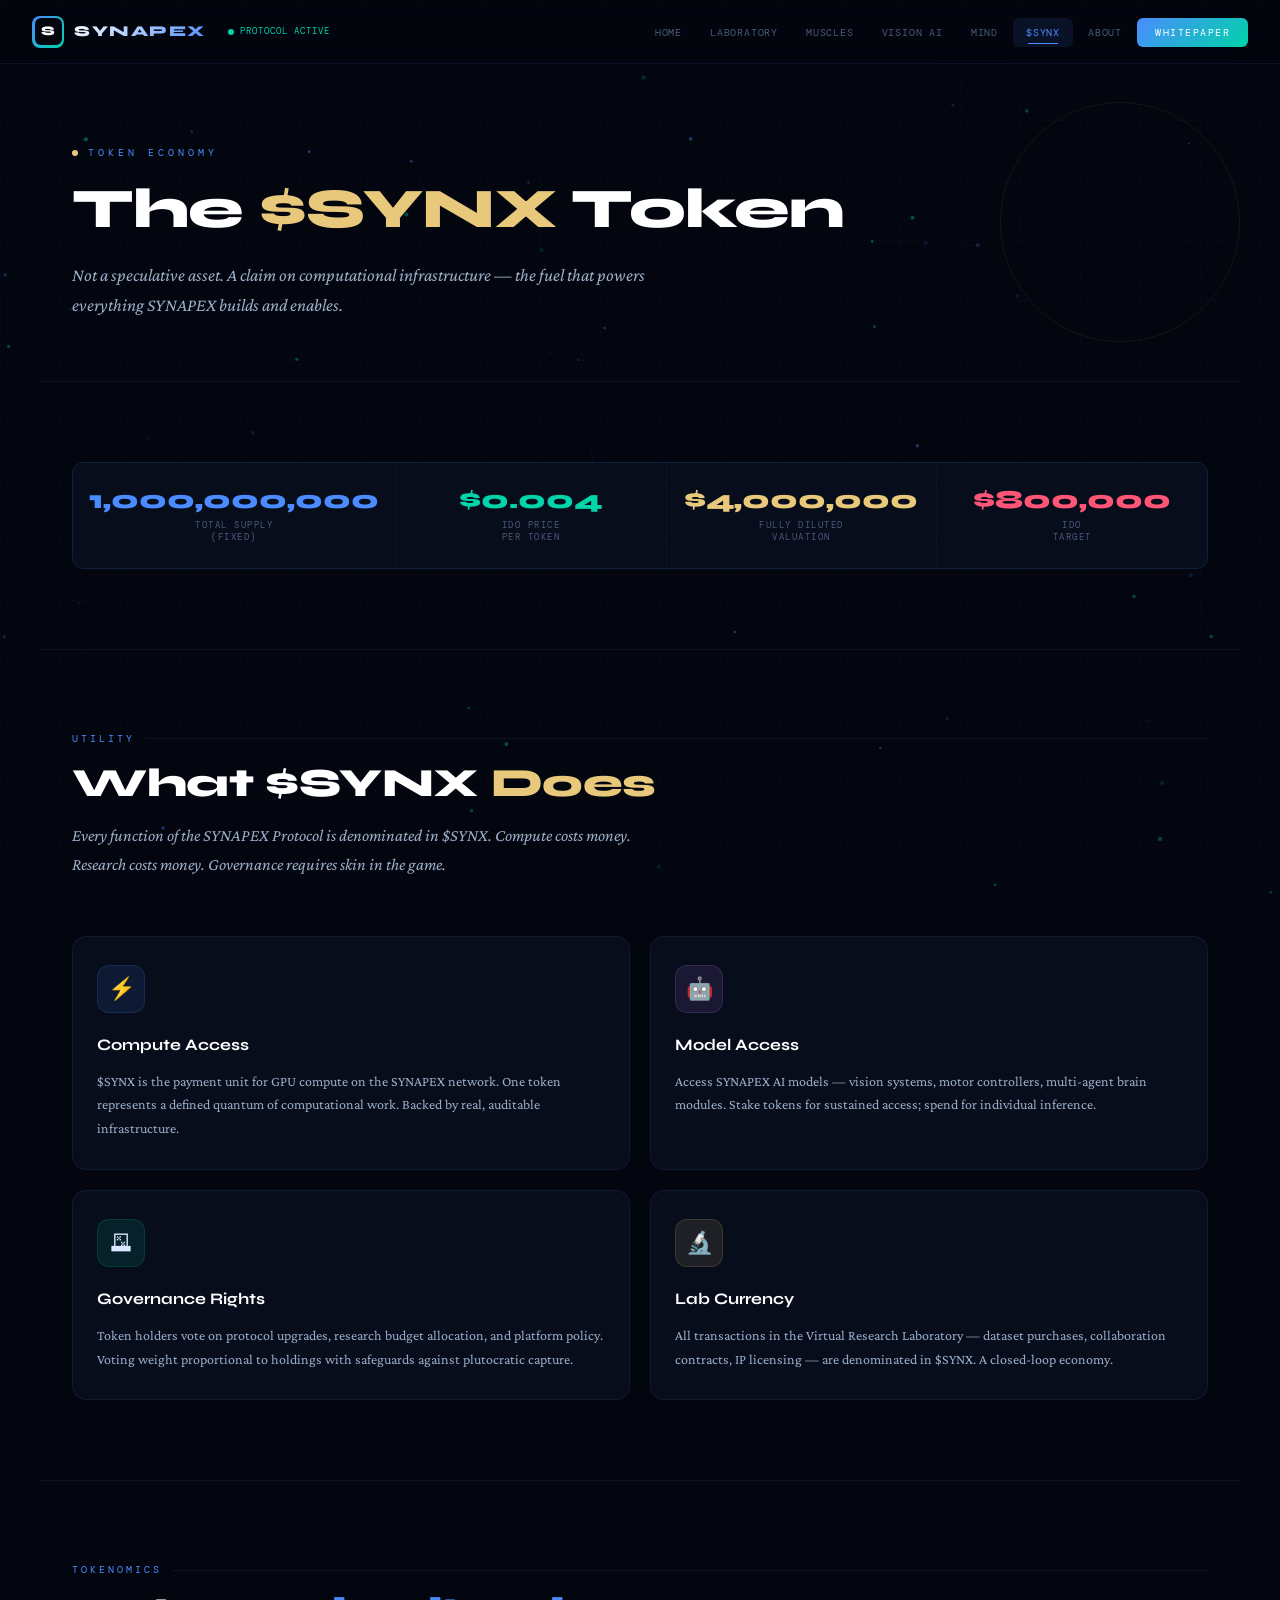
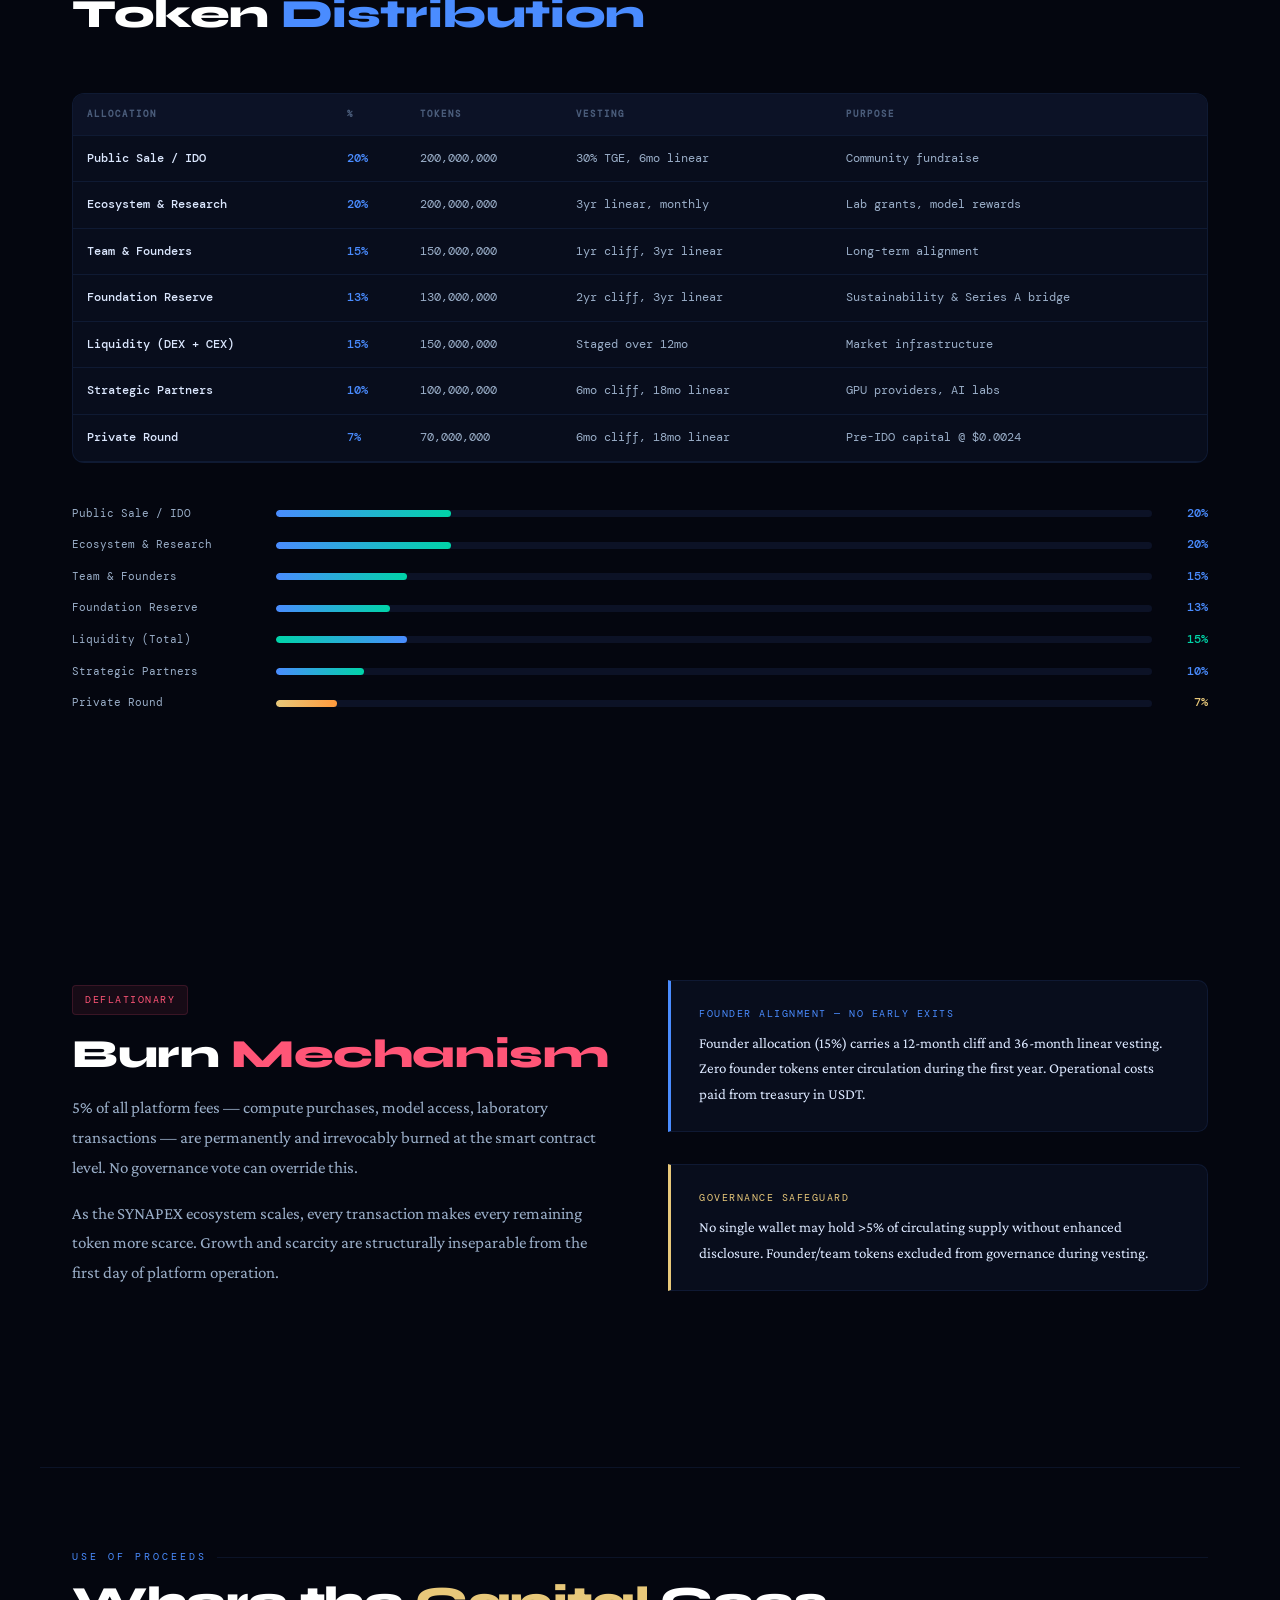
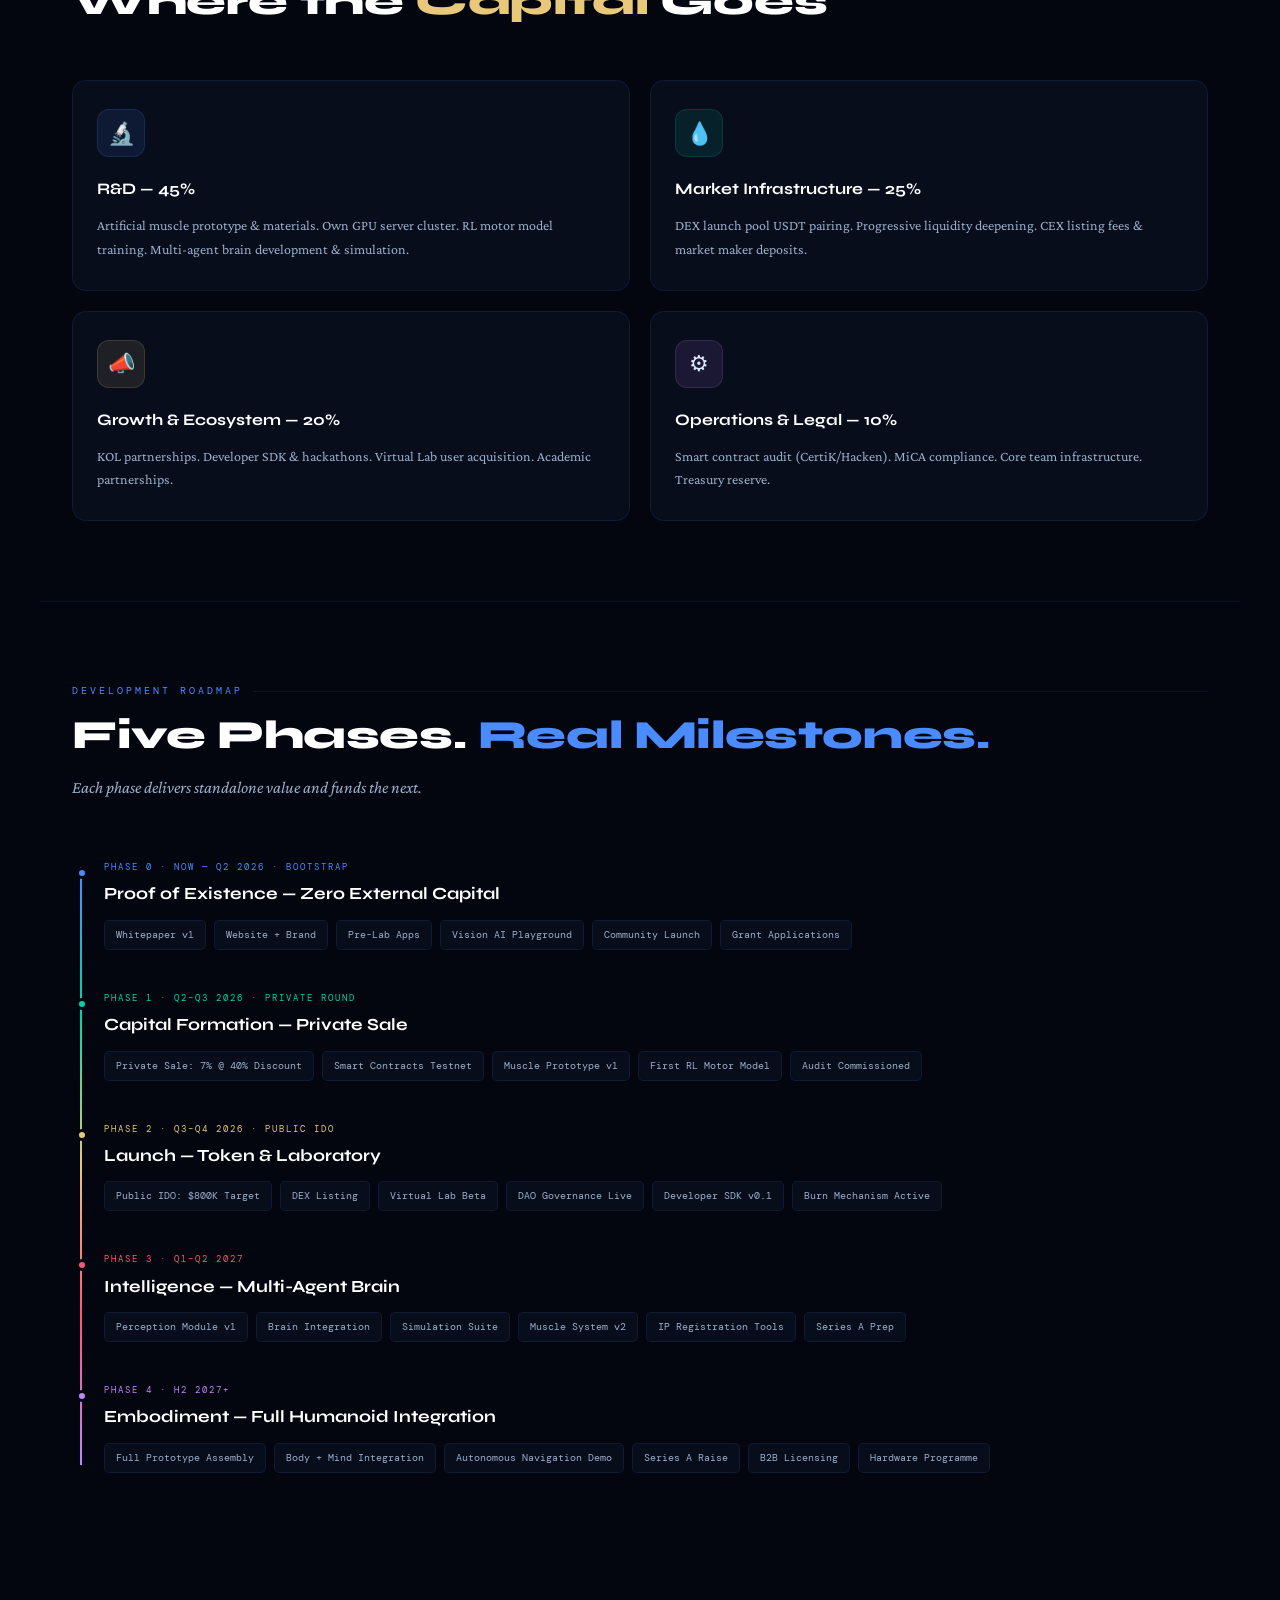
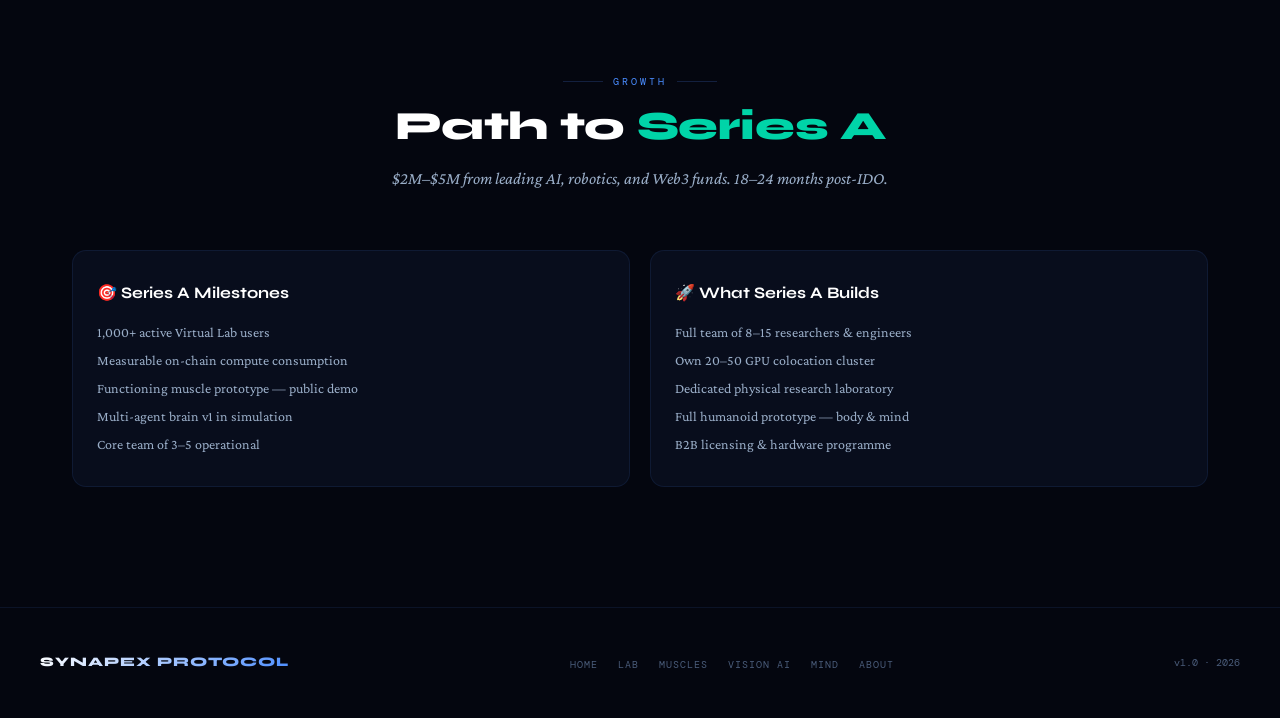
<file: synx.html>
<!DOCTYPE html>
<html lang="en">
<head>
<meta charset="UTF-8">
<meta name="viewport" content="width=device-width, initial-scale=1.0">
<title>$SYNX Token — SYNAPEX PROTOCOL</title>
<meta name="description" content="$SYNX utility token — compute access, governance, and the economy of SYNAPEX Protocol.">
<link href="https://fonts.googleapis.com/css2?family=Syne:wght@400;600;700;800&family=Crimson+Pro:ital,wght@0,300;0,400;0,600;1,300;1,400&family=DM+Mono:wght@300;400;500&display=swap" rel="stylesheet">
<link rel="stylesheet" href="css/style.css">
<style>
  .token-table {
    width: 100%;
    border-collapse: collapse;
    font-family: 'DM Mono', monospace;
    font-size: 12px;
    margin: 24px 0;
  }
  .token-table th {
    background: var(--surface2);
    padding: 12px 14px;
    text-align: left;
    font-size: 9px;
    letter-spacing: 2px;
    text-transform: uppercase;
    color: var(--muted);
    border-bottom: 1px solid var(--border);
  }
  .token-table td {
    padding: 12px 14px;
    border-bottom: 1px solid var(--border);
    color: var(--body);
    vertical-align: top;
  }
  .token-table tr:hover td { background: rgba(74,140,255,0.02); }
  .token-table td:first-child { color: var(--text); font-weight: 500; }
  .token-table .pct { color: var(--accent); font-weight: 500; }

  .token-table-wrap {
    overflow-x: auto;
    -webkit-overflow-scrolling: touch;
    border: 1px solid var(--border);
    border-radius: 12px;
    background: var(--surface);
  }
  .token-table-wrap .token-table { margin: 0; }
</style>
</head>
<body>

<div class="grid-bg"></div>
<canvas id="particles-canvas"></canvas>
<div class="cursor-glow" id="cursorGlow"></div>

<!-- NAV -->
<nav class="nav" id="mainNav">
  <a href="index.html" class="nav-brand">
    <div class="nav-logo-mark"><span>S</span></div>
    <span class="nav-brand-name">SYNAPEX</span>
    <div class="nav-status"><div class="nav-status-dot"></div>Protocol Active</div>
  </a>
  <ul class="nav-links" id="navLinks">
    <li><a href="index.html">Home</a></li>
    <li><a href="lab.html">Laboratory</a></li>
    <li><a href="muscles.html">Muscles</a></li>
    <li><a href="vision.html">Vision AI</a></li>
    <li><a href="mind.html">Mind</a></li>
    <li><a href="synx.html" class="active">$SYNX</a></li>
    <li><a href="about.html">About</a></li>
    <li><a href="whitepaper 2.html" class="nav-cta">Whitepaper</a></li>
  </ul>
  <button class="mobile-toggle" id="mobileToggle" aria-label="Menu"><span></span><span></span><span></span></button>
</nav>

<div class="page">

<!-- HERO -->
<div class="page-hero">
  <div class="page-hero-label"><span class="dot" style="background:var(--gold);"></span>Token Economy</div>
  <h1 class="page-hero-title">The <span class="gold">$SYNX</span> Token</h1>
  <p class="page-hero-desc">
    Not a speculative asset. A claim on computational infrastructure &mdash;
    the fuel that powers everything SYNAPEX builds and enables.
  </p>
  <div class="page-hero-deco" style="border-color:rgba(232,200,122,0.15);"></div>
</div>

<!-- STATS -->
<section class="section">
  <div class="stats-bar reveal">
    <div class="stat-cell">
      <div class="stat-value" style="color:var(--accent);">1,000,000,000</div>
      <div class="stat-label">Total Supply<br>(Fixed)</div>
    </div>
    <div class="stat-cell">
      <div class="stat-value" style="color:var(--accent2);">$0.004</div>
      <div class="stat-label">IDO Price<br>Per Token</div>
    </div>
    <div class="stat-cell">
      <div class="stat-value" style="color:var(--gold);">$4,000,000</div>
      <div class="stat-label">Fully Diluted<br>Valuation</div>
    </div>
    <div class="stat-cell">
      <div class="stat-value" style="color:var(--accent3);">$800,000</div>
      <div class="stat-label">IDO<br>Target</div>
    </div>
  </div>
</section>

<!-- TOKEN UTILITY -->
<section class="section" style="border-top:1px solid var(--border);">
  <div class="section-header reveal">
    <div class="section-label">Utility</div>
    <h2 class="section-title">What $SYNX <span class="gold">Does</span></h2>
    <p class="section-desc">Every function of the SYNAPEX Protocol is denominated in $SYNX. Compute costs money. Research costs money. Governance requires skin in the game.</p>
  </div>

  <div class="grid-2 stagger">
    <div class="card reveal">
      <div class="card-icon blue">&#9889;</div>
      <div class="card-title">Compute Access</div>
      <div class="card-text">$SYNX is the payment unit for GPU compute on the SYNAPEX network. One token represents a defined quantum of computational work. Backed by real, auditable infrastructure.</div>
    </div>
    <div class="card reveal">
      <div class="card-icon purple">&#129302;</div>
      <div class="card-title">Model Access</div>
      <div class="card-text">Access SYNAPEX AI models &mdash; vision systems, motor controllers, multi-agent brain modules. Stake tokens for sustained access; spend for individual inference.</div>
    </div>
    <div class="card reveal">
      <div class="card-icon teal">&#128499;</div>
      <div class="card-title">Governance Rights</div>
      <div class="card-text">Token holders vote on protocol upgrades, research budget allocation, and platform policy. Voting weight proportional to holdings with safeguards against plutocratic capture.</div>
    </div>
    <div class="card reveal">
      <div class="card-icon gold">&#128300;</div>
      <div class="card-title">Lab Currency</div>
      <div class="card-text">All transactions in the Virtual Research Laboratory &mdash; dataset purchases, collaboration contracts, IP licensing &mdash; are denominated in $SYNX. A closed-loop economy.</div>
    </div>
  </div>
</section>

<!-- TOKENOMICS -->
<section class="section" style="border-top:1px solid var(--border);">
  <div class="section-header reveal">
    <div class="section-label">Tokenomics</div>
    <h2 class="section-title">Token <span class="accent">Distribution</span></h2>
  </div>

  <div class="token-table-wrap reveal">
    <table class="token-table">
      <thead>
        <tr>
          <th>Allocation</th>
          <th>%</th>
          <th>Tokens</th>
          <th>Vesting</th>
          <th>Purpose</th>
        </tr>
      </thead>
      <tbody>
        <tr><td>Public Sale / IDO</td><td class="pct">20%</td><td>200,000,000</td><td>30% TGE, 6mo linear</td><td>Community fundraise</td></tr>
        <tr><td>Ecosystem &amp; Research</td><td class="pct">20%</td><td>200,000,000</td><td>3yr linear, monthly</td><td>Lab grants, model rewards</td></tr>
        <tr><td>Team &amp; Founders</td><td class="pct">15%</td><td>150,000,000</td><td>1yr cliff, 3yr linear</td><td>Long-term alignment</td></tr>
        <tr><td>Foundation Reserve</td><td class="pct">13%</td><td>130,000,000</td><td>2yr cliff, 3yr linear</td><td>Sustainability &amp; Series A bridge</td></tr>
        <tr><td>Liquidity (DEX + CEX)</td><td class="pct">15%</td><td>150,000,000</td><td>Staged over 12mo</td><td>Market infrastructure</td></tr>
        <tr><td>Strategic Partners</td><td class="pct">10%</td><td>100,000,000</td><td>6mo cliff, 18mo linear</td><td>GPU providers, AI labs</td></tr>
        <tr><td>Private Round</td><td class="pct">7%</td><td>70,000,000</td><td>6mo cliff, 18mo linear</td><td>Pre-IDO capital @ $0.0024</td></tr>
      </tbody>
    </table>
  </div>

  <!-- ALLOCATION BARS -->
  <div id="allocSection" class="reveal" style="margin-top:40px;">
    <div class="alloc-row"><span class="alloc-label">Public Sale / IDO</span><div class="alloc-bar-wrap"><div class="alloc-bar" data-width="20"></div></div><span class="alloc-pct">20%</span></div>
    <div class="alloc-row"><span class="alloc-label">Ecosystem &amp; Research</span><div class="alloc-bar-wrap"><div class="alloc-bar" data-width="20"></div></div><span class="alloc-pct">20%</span></div>
    <div class="alloc-row"><span class="alloc-label">Team &amp; Founders</span><div class="alloc-bar-wrap"><div class="alloc-bar" data-width="15"></div></div><span class="alloc-pct">15%</span></div>
    <div class="alloc-row"><span class="alloc-label">Foundation Reserve</span><div class="alloc-bar-wrap"><div class="alloc-bar" data-width="13"></div></div><span class="alloc-pct">13%</span></div>
    <div class="alloc-row"><span class="alloc-label">Liquidity (Total)</span><div class="alloc-bar-wrap"><div class="alloc-bar" data-width="15" style="background:linear-gradient(90deg,#00d4a8,#4a8cff)"></div></div><span class="alloc-pct" style="color:var(--accent2)">15%</span></div>
    <div class="alloc-row"><span class="alloc-label">Strategic Partners</span><div class="alloc-bar-wrap"><div class="alloc-bar" data-width="10"></div></div><span class="alloc-pct">10%</span></div>
    <div class="alloc-row"><span class="alloc-label">Private Round</span><div class="alloc-bar-wrap"><div class="alloc-bar" data-width="7" style="background:linear-gradient(90deg,#e8c87a,#ff9a3d)"></div></div><span class="alloc-pct" style="color:var(--gold)">7%</span></div>
  </div>
</section>

<!-- BURN MECHANISM -->
<section class="section">
  <div class="split">
    <div class="reveal-left">
      <div class="badge red">Deflationary</div>
      <h2 class="section-title">Burn <span class="accent3">Mechanism</span></h2>
      <p style="color:var(--body);line-height:1.75;margin-bottom:16px;">
        5% of all platform fees &mdash; compute purchases, model access, laboratory transactions &mdash; are
        permanently and irrevocably burned at the smart contract level. No governance vote can override this.
      </p>
      <p style="color:var(--body);line-height:1.75;">
        As the SYNAPEX ecosystem scales, every transaction makes every remaining token more scarce.
        Growth and scarcity are structurally inseparable from the first day of platform operation.
      </p>
    </div>
    <div class="reveal-right">
      <div class="callout reveal">
        <span class="callout-label">Founder Alignment &mdash; No Early Exits</span>
        <p>Founder allocation (15%) carries a 12-month cliff and 36-month linear vesting.
        Zero founder tokens enter circulation during the first year. Operational costs paid from treasury in USDT.</p>
      </div>
      <div class="callout gold reveal" style="margin-top:12px;">
        <span class="callout-label">Governance Safeguard</span>
        <p>No single wallet may hold &gt;5% of circulating supply without enhanced disclosure.
        Founder/team tokens excluded from governance during vesting.</p>
      </div>
    </div>
  </div>
</section>

<!-- USE OF PROCEEDS -->
<section class="section" style="border-top:1px solid var(--border);">
  <div class="section-header reveal">
    <div class="section-label">Use of Proceeds</div>
    <h2 class="section-title">Where the <span class="gold">Capital</span> Goes</h2>
  </div>

  <div class="grid-2 stagger">
    <div class="card reveal">
      <div class="card-icon blue">&#128300;</div>
      <div class="card-title">R&amp;D &mdash; 45%</div>
      <div class="card-text">Artificial muscle prototype &amp; materials. Own GPU server cluster. RL motor model training. Multi-agent brain development &amp; simulation.</div>
    </div>
    <div class="card reveal">
      <div class="card-icon teal">&#128167;</div>
      <div class="card-title">Market Infrastructure &mdash; 25%</div>
      <div class="card-text">DEX launch pool USDT pairing. Progressive liquidity deepening. CEX listing fees &amp; market maker deposits.</div>
    </div>
    <div class="card reveal">
      <div class="card-icon gold">&#128227;</div>
      <div class="card-title">Growth &amp; Ecosystem &mdash; 20%</div>
      <div class="card-text">KOL partnerships. Developer SDK &amp; hackathons. Virtual Lab user acquisition. Academic partnerships.</div>
    </div>
    <div class="card reveal">
      <div class="card-icon purple">&#9881;</div>
      <div class="card-title">Operations &amp; Legal &mdash; 10%</div>
      <div class="card-text">Smart contract audit (CertiK/Hacken). MiCA compliance. Core team infrastructure. Treasury reserve.</div>
    </div>
  </div>
</section>

<!-- ROADMAP -->
<section class="section" style="border-top:1px solid var(--border);">
  <div class="section-header reveal">
    <div class="section-label">Development Roadmap</div>
    <h2 class="section-title">Five Phases. <span class="accent">Real Milestones.</span></h2>
    <p class="section-desc">Each phase delivers standalone value and funds the next.</p>
  </div>

  <div class="timeline stagger">
    <div class="timeline-item reveal">
      <div class="timeline-phase">Phase 0 &middot; Now &mdash; Q2 2026 &middot; Bootstrap</div>
      <div class="timeline-title">Proof of Existence &mdash; Zero External Capital</div>
      <div class="tags" style="margin-top:8px;">
        <span class="tag">Whitepaper v1</span>
        <span class="tag">Website + Brand</span>
        <span class="tag">Pre-Lab Apps</span>
        <span class="tag">Vision AI Playground</span>
        <span class="tag">Community Launch</span>
        <span class="tag">Grant Applications</span>
      </div>
    </div>
    <div class="timeline-item reveal">
      <div class="timeline-phase">Phase 1 &middot; Q2&ndash;Q3 2026 &middot; Private Round</div>
      <div class="timeline-title">Capital Formation &mdash; Private Sale</div>
      <div class="tags" style="margin-top:8px;">
        <span class="tag">Private Sale: 7% @ 40% Discount</span>
        <span class="tag">Smart Contracts Testnet</span>
        <span class="tag">Muscle Prototype v1</span>
        <span class="tag">First RL Motor Model</span>
        <span class="tag">Audit Commissioned</span>
      </div>
    </div>
    <div class="timeline-item reveal">
      <div class="timeline-phase">Phase 2 &middot; Q3&ndash;Q4 2026 &middot; Public IDO</div>
      <div class="timeline-title">Launch &mdash; Token &amp; Laboratory</div>
      <div class="tags" style="margin-top:8px;">
        <span class="tag">Public IDO: $800K Target</span>
        <span class="tag">DEX Listing</span>
        <span class="tag">Virtual Lab Beta</span>
        <span class="tag">DAO Governance Live</span>
        <span class="tag">Developer SDK v0.1</span>
        <span class="tag">Burn Mechanism Active</span>
      </div>
    </div>
    <div class="timeline-item reveal">
      <div class="timeline-phase">Phase 3 &middot; Q1&ndash;Q2 2027</div>
      <div class="timeline-title">Intelligence &mdash; Multi-Agent Brain</div>
      <div class="tags" style="margin-top:8px;">
        <span class="tag">Perception Module v1</span>
        <span class="tag">Brain Integration</span>
        <span class="tag">Simulation Suite</span>
        <span class="tag">Muscle System v2</span>
        <span class="tag">IP Registration Tools</span>
        <span class="tag">Series A Prep</span>
      </div>
    </div>
    <div class="timeline-item reveal">
      <div class="timeline-phase">Phase 4 &middot; H2 2027+</div>
      <div class="timeline-title">Embodiment &mdash; Full Humanoid Integration</div>
      <div class="tags" style="margin-top:8px;">
        <span class="tag">Full Prototype Assembly</span>
        <span class="tag">Body + Mind Integration</span>
        <span class="tag">Autonomous Navigation Demo</span>
        <span class="tag">Series A Raise</span>
        <span class="tag">B2B Licensing</span>
        <span class="tag">Hardware Programme</span>
      </div>
    </div>
  </div>
</section>

<!-- SERIES A -->
<section class="section">
  <div class="section-header center reveal">
    <div class="section-label">Growth</div>
    <h2 class="section-title">Path to <span class="accent2">Series A</span></h2>
    <p class="section-desc">$2M&ndash;$5M from leading AI, robotics, and Web3 funds. 18&ndash;24 months post-IDO.</p>
  </div>

  <div class="grid-2 stagger">
    <div class="card reveal">
      <div class="card-title">&#127919; Series A Milestones</div>
      <div class="card-text" style="line-height:2;">
        1,000+ active Virtual Lab users<br>
        Measurable on-chain compute consumption<br>
        Functioning muscle prototype &mdash; public demo<br>
        Multi-agent brain v1 in simulation<br>
        Core team of 3&ndash;5 operational
      </div>
    </div>
    <div class="card reveal">
      <div class="card-title">&#128640; What Series A Builds</div>
      <div class="card-text" style="line-height:2;">
        Full team of 8&ndash;15 researchers &amp; engineers<br>
        Own 20&ndash;50 GPU colocation cluster<br>
        Dedicated physical research laboratory<br>
        Full humanoid prototype &mdash; body &amp; mind<br>
        B2B licensing &amp; hardware programme
      </div>
    </div>
  </div>
</section>

</div>

<footer class="footer">
  <div class="footer-inner">
    <div class="footer-brand">SYNAPEX PROTOCOL</div>
    <ul class="footer-links">
      <li><a href="index.html">Home</a></li>
      <li><a href="lab.html">Lab</a></li>
      <li><a href="muscles.html">Muscles</a></li>
      <li><a href="vision.html">Vision AI</a></li>
      <li><a href="mind.html">Mind</a></li>
      <li><a href="about.html">About</a></li>
    </ul>
    <div class="footer-copy">v1.0 &middot; 2026</div>
  </div>
</footer>

<script src="js/main.js"></script>
</body>
</html>
</file>
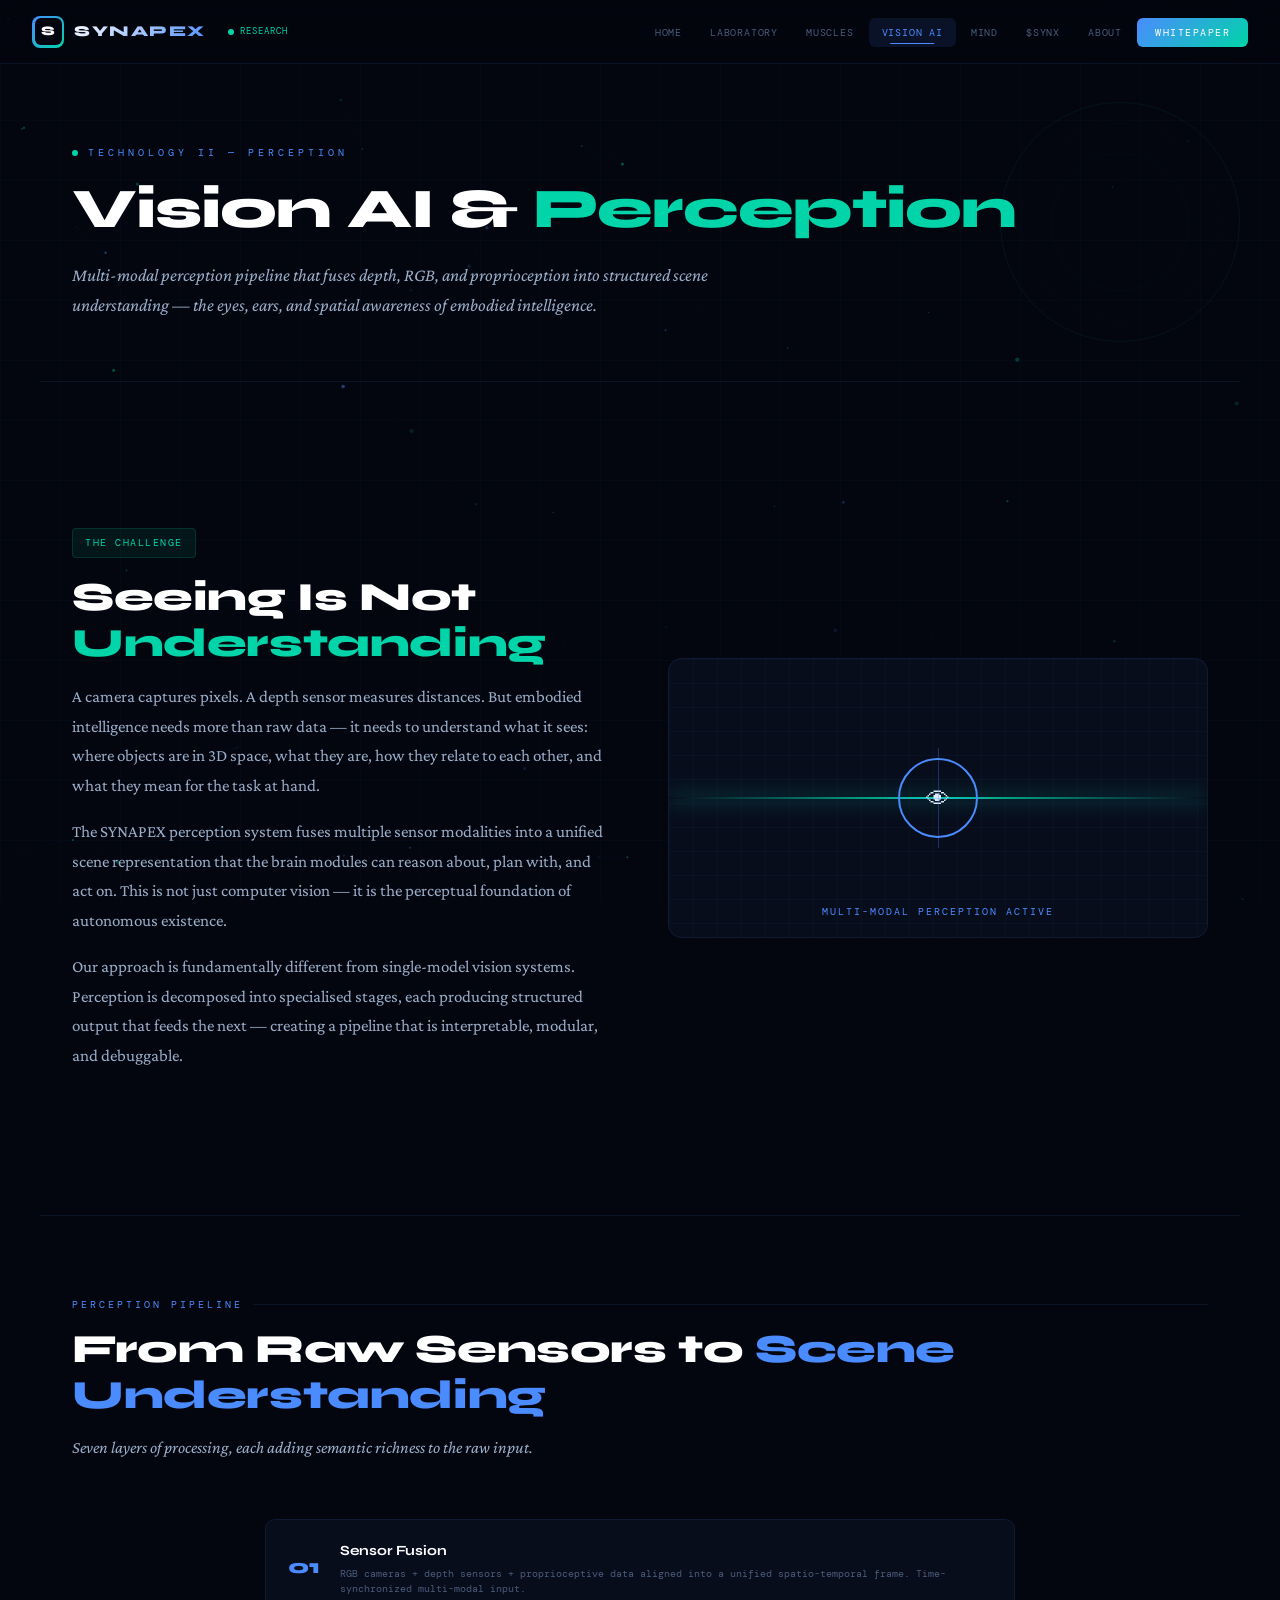
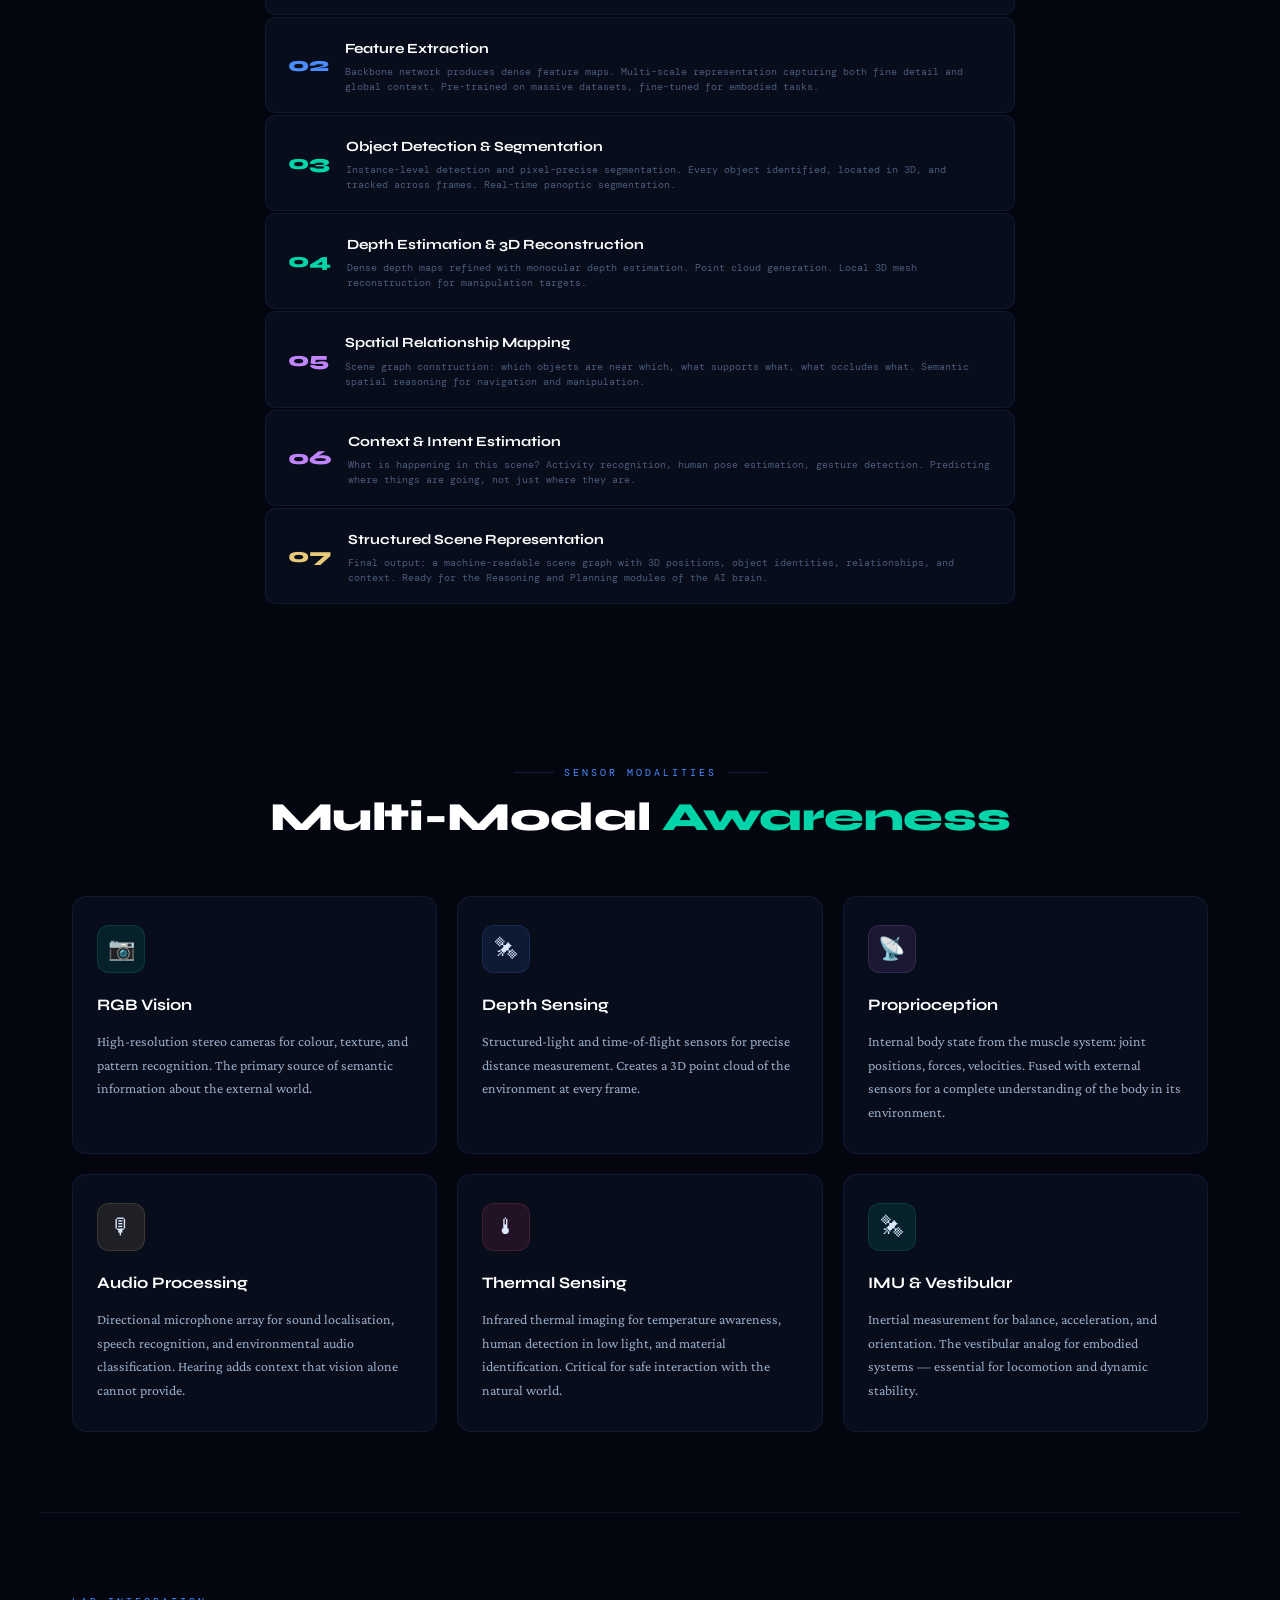
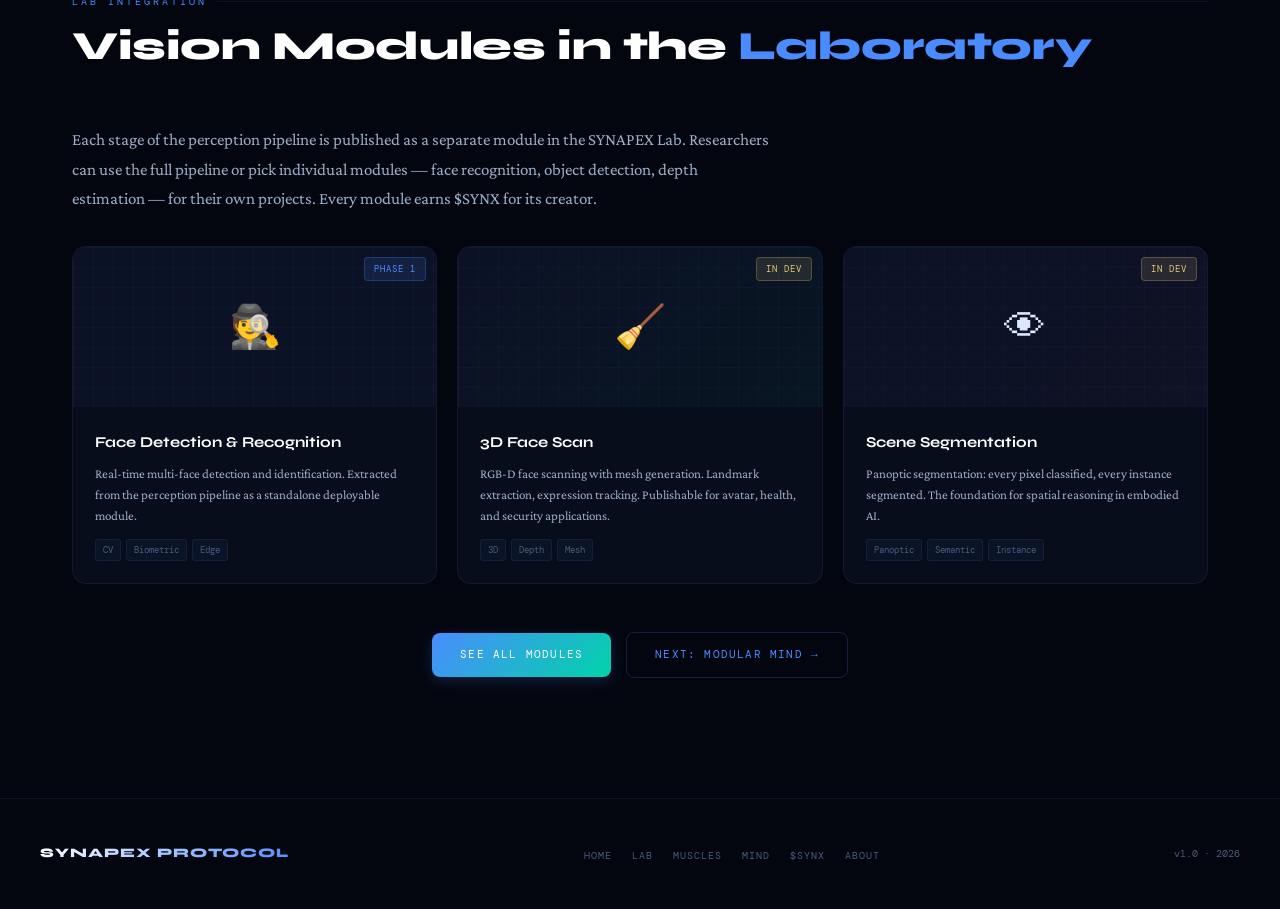
<file: vision.html>
<!DOCTYPE html>
<html lang="en">
<head>
<meta charset="UTF-8">
<meta name="viewport" content="width=device-width, initial-scale=1.0">
<title>Vision AI &amp; Perception — SYNAPEX PROTOCOL</title>
<meta name="description" content="Multi-modal perception pipeline — the eyes and senses of SYNAPEX embodied intelligence.">
<link href="https://fonts.googleapis.com/css2?family=Syne:wght@400;600;700;800&family=Crimson+Pro:ital,wght@0,300;0,400;0,600;1,300;1,400&family=DM+Mono:wght@300;400;500&display=swap" rel="stylesheet">
<link rel="stylesheet" href="css/style.css">
<style>
  .perception-stack {
    display: flex;
    flex-direction: column;
    gap: 2px;
    margin: 20px 0;
  }
  .p-layer {
    background: var(--surface);
    border: 1px solid var(--border);
    border-radius: 10px;
    padding: 18px 22px;
    display: flex;
    align-items: center;
    gap: 16px;
    transition: all 0.4s var(--ease);
    position: relative;
    overflow: hidden;
  }
  .p-layer:hover {
    border-color: var(--border2);
    transform: translateX(6px);
    box-shadow: 0 4px 20px rgba(0,0,0,0.15);
  }
  .p-layer-num {
    font-family: 'Syne', sans-serif;
    font-size: 20px;
    font-weight: 800;
    min-width: 36px;
    flex-shrink: 0;
  }
  .p-layer-title {
    font-family: 'Syne', sans-serif;
    font-size: 14px;
    font-weight: 700;
    color: #fff;
    margin-bottom: 3px;
  }
  .p-layer-desc {
    font-family: 'DM Mono', monospace;
    font-size: 10px;
    color: var(--muted);
    line-height: 1.5;
  }
  .p-layer::after {
    content: '';
    position: absolute;
    right: 16px;
    top: 50%;
    transform: translateY(-50%);
    font-family: 'DM Mono', monospace;
    font-size: 9px;
    color: var(--muted);
    opacity: 0;
    transition: opacity 0.3s;
  }
  .p-layer:hover::after { opacity: 1; }

  .scan-line-container {
    position: relative;
    background: var(--surface);
    border: 1px solid var(--border);
    border-radius: 14px;
    height: 280px;
    overflow: hidden;
    display: flex;
    align-items: center;
    justify-content: center;
  }
  .scan-line-container::before {
    content: '';
    position: absolute;
    inset: 0;
    background-image:
      linear-gradient(rgba(74,140,255,0.04) 1px, transparent 1px),
      linear-gradient(90deg, rgba(74,140,255,0.04) 1px, transparent 1px);
    background-size: 24px 24px;
  }
  .scan-beam {
    position: absolute;
    left: 0; right: 0;
    height: 2px;
    background: linear-gradient(90deg, transparent, var(--accent2), transparent);
    box-shadow: 0 0 20px var(--accent2);
    animation: scanMove 3s ease-in-out infinite;
  }
  @keyframes scanMove {
    0%, 100% { top: 10%; }
    50% { top: 90%; }
  }
  .scan-crosshair {
    position: relative;
    z-index: 2;
    width: 80px; height: 80px;
    border: 2px solid var(--accent);
    border-radius: 50%;
    display: flex;
    align-items: center;
    justify-content: center;
    animation: crosshairPulse 2s ease-in-out infinite;
  }
  .scan-crosshair::before {
    content: '';
    position: absolute;
    width: 100px; height: 1px;
    background: var(--accent);
    opacity: 0.3;
  }
  .scan-crosshair::after {
    content: '';
    position: absolute;
    width: 1px; height: 100px;
    background: var(--accent);
    opacity: 0.3;
  }
  @keyframes crosshairPulse {
    0%, 100% { transform: scale(1); border-color: var(--accent); }
    50% { transform: scale(1.1); border-color: var(--accent2); }
  }
  .scan-text {
    font-family: 'DM Mono', monospace;
    font-size: 10px;
    color: var(--accent);
    position: absolute;
    bottom: 16px;
    left: 50%;
    transform: translateX(-50%);
    z-index: 2;
    letter-spacing: 2px;
    text-transform: uppercase;
  }
</style>
</head>
<body>

<div class="grid-bg"></div>
<canvas id="particles-canvas"></canvas>
<div class="cursor-glow" id="cursorGlow"></div>

<!-- NAV -->
<nav class="nav" id="mainNav">
  <a href="index.html" class="nav-brand">
    <div class="nav-logo-mark"><span>S</span></div>
    <span class="nav-brand-name">SYNAPEX</span>
    <div class="nav-status"><div class="nav-status-dot"></div>Research</div>
  </a>
  <ul class="nav-links" id="navLinks">
    <li><a href="index.html">Home</a></li>
    <li><a href="lab.html">Laboratory</a></li>
    <li><a href="muscles.html">Muscles</a></li>
    <li><a href="vision.html" class="active">Vision AI</a></li>
    <li><a href="mind.html">Mind</a></li>
    <li><a href="synx.html">$SYNX</a></li>
    <li><a href="about.html">About</a></li>
    <li><a href="whitepaper 2.html" class="nav-cta">Whitepaper</a></li>
  </ul>
  <button class="mobile-toggle" id="mobileToggle" aria-label="Menu"><span></span><span></span><span></span></button>
</nav>

<div class="page">

<!-- HERO -->
<div class="page-hero">
  <div class="page-hero-label"><span class="dot" style="background:var(--accent2);"></span>Technology II &mdash; Perception</div>
  <h1 class="page-hero-title">Vision AI &amp; <span class="accent2">Perception</span></h1>
  <p class="page-hero-desc">
    Multi-modal perception pipeline that fuses depth, RGB, and proprioception into structured
    scene understanding &mdash; the eyes, ears, and spatial awareness of embodied intelligence.
  </p>
  <div class="page-hero-deco" style="border-color:rgba(0,212,168,0.15);"></div>
</div>

<!-- THE CHALLENGE -->
<section class="section">
  <div class="split">
    <div class="reveal-left">
      <div class="badge teal">The Challenge</div>
      <h2 class="section-title">Seeing Is Not <span class="accent2">Understanding</span></h2>
      <p style="color:var(--body);line-height:1.75;margin-bottom:16px;">
        A camera captures pixels. A depth sensor measures distances. But embodied intelligence
        needs more than raw data &mdash; it needs to understand what it sees: where objects are in 3D space,
        what they are, how they relate to each other, and what they mean for the task at hand.
      </p>
      <p style="color:var(--body);line-height:1.75;margin-bottom:16px;">
        The SYNAPEX perception system fuses multiple sensor modalities into a unified scene
        representation that the brain modules can reason about, plan with, and act on.
        This is not just computer vision &mdash; it is the perceptual foundation of autonomous existence.
      </p>
      <p style="color:var(--body);line-height:1.75;">
        Our approach is fundamentally different from single-model vision systems.
        Perception is decomposed into specialised stages, each producing structured output
        that feeds the next &mdash; creating a pipeline that is interpretable, modular, and debuggable.
      </p>
    </div>
    <div class="reveal-right">
      <div class="scan-line-container">
        <div class="scan-beam"></div>
        <div class="scan-crosshair">
          <span style="font-size:24px;">&#128065;</span>
        </div>
        <div class="scan-text">Multi-modal perception active</div>
      </div>
    </div>
  </div>
</section>

<!-- PERCEPTION PIPELINE -->
<section class="section" style="border-top:1px solid var(--border);">
  <div class="section-header reveal">
    <div class="section-label">Perception Pipeline</div>
    <h2 class="section-title">From Raw Sensors to <span class="accent">Scene Understanding</span></h2>
    <p class="section-desc">Seven layers of processing, each adding semantic richness to the raw input.</p>
  </div>

  <div style="max-width:750px;margin:0 auto;" class="perception-stack stagger">
    <div class="p-layer reveal">
      <div class="p-layer-num" style="color:var(--accent);">01</div>
      <div>
        <div class="p-layer-title">Sensor Fusion</div>
        <div class="p-layer-desc">RGB cameras + depth sensors + proprioceptive data aligned into a unified spatio-temporal frame. Time-synchronized multi-modal input.</div>
      </div>
    </div>
    <div class="p-layer reveal">
      <div class="p-layer-num" style="color:var(--accent);">02</div>
      <div>
        <div class="p-layer-title">Feature Extraction</div>
        <div class="p-layer-desc">Backbone network produces dense feature maps. Multi-scale representation capturing both fine detail and global context. Pre-trained on massive datasets, fine-tuned for embodied tasks.</div>
      </div>
    </div>
    <div class="p-layer reveal">
      <div class="p-layer-num" style="color:var(--accent2);">03</div>
      <div>
        <div class="p-layer-title">Object Detection &amp; Segmentation</div>
        <div class="p-layer-desc">Instance-level detection and pixel-precise segmentation. Every object identified, located in 3D, and tracked across frames. Real-time panoptic segmentation.</div>
      </div>
    </div>
    <div class="p-layer reveal">
      <div class="p-layer-num" style="color:var(--accent2);">04</div>
      <div>
        <div class="p-layer-title">Depth Estimation &amp; 3D Reconstruction</div>
        <div class="p-layer-desc">Dense depth maps refined with monocular depth estimation. Point cloud generation. Local 3D mesh reconstruction for manipulation targets.</div>
      </div>
    </div>
    <div class="p-layer reveal">
      <div class="p-layer-num" style="color:var(--purple);">05</div>
      <div>
        <div class="p-layer-title">Spatial Relationship Mapping</div>
        <div class="p-layer-desc">Scene graph construction: which objects are near which, what supports what, what occludes what. Semantic spatial reasoning for navigation and manipulation.</div>
      </div>
    </div>
    <div class="p-layer reveal">
      <div class="p-layer-num" style="color:var(--purple);">06</div>
      <div>
        <div class="p-layer-title">Context &amp; Intent Estimation</div>
        <div class="p-layer-desc">What is happening in this scene? Activity recognition, human pose estimation, gesture detection. Predicting where things are going, not just where they are.</div>
      </div>
    </div>
    <div class="p-layer reveal">
      <div class="p-layer-num" style="color:var(--gold);">07</div>
      <div>
        <div class="p-layer-title">Structured Scene Representation</div>
        <div class="p-layer-desc">Final output: a machine-readable scene graph with 3D positions, object identities, relationships, and context. Ready for the Reasoning and Planning modules of the AI brain.</div>
      </div>
    </div>
  </div>
</section>

<!-- SENSOR MODALITIES -->
<section class="section">
  <div class="section-header center reveal">
    <div class="section-label">Sensor Modalities</div>
    <h2 class="section-title">Multi-Modal <span class="accent2">Awareness</span></h2>
  </div>

  <div class="grid-3 stagger">
    <div class="card reveal">
      <div class="card-icon teal">&#128247;</div>
      <div class="card-title">RGB Vision</div>
      <div class="card-text">High-resolution stereo cameras for colour, texture, and pattern recognition. The primary source of semantic information about the external world.</div>
    </div>
    <div class="card reveal">
      <div class="card-icon blue">&#128752;</div>
      <div class="card-title">Depth Sensing</div>
      <div class="card-text">Structured-light and time-of-flight sensors for precise distance measurement. Creates a 3D point cloud of the environment at every frame.</div>
    </div>
    <div class="card reveal">
      <div class="card-icon purple">&#128225;</div>
      <div class="card-title">Proprioception</div>
      <div class="card-text">Internal body state from the muscle system: joint positions, forces, velocities. Fused with external sensors for a complete understanding of the body in its environment.</div>
    </div>
    <div class="card reveal">
      <div class="card-icon gold">&#127897;</div>
      <div class="card-title">Audio Processing</div>
      <div class="card-text">Directional microphone array for sound localisation, speech recognition, and environmental audio classification. Hearing adds context that vision alone cannot provide.</div>
    </div>
    <div class="card reveal">
      <div class="card-icon red">&#127777;</div>
      <div class="card-title">Thermal Sensing</div>
      <div class="card-text">Infrared thermal imaging for temperature awareness, human detection in low light, and material identification. Critical for safe interaction with the natural world.</div>
    </div>
    <div class="card reveal">
      <div class="card-icon teal">&#128752;</div>
      <div class="card-title">IMU &amp; Vestibular</div>
      <div class="card-text">Inertial measurement for balance, acceleration, and orientation. The vestibular analog for embodied systems &mdash; essential for locomotion and dynamic stability.</div>
    </div>
  </div>
</section>

<!-- LAB INTEGRATION -->
<section class="section" style="border-top:1px solid var(--border);">
  <div class="section-header reveal">
    <div class="section-label">Lab Integration</div>
    <h2 class="section-title">Vision Modules in the <span class="accent">Laboratory</span></h2>
  </div>

  <p class="reveal" style="color:var(--body);line-height:1.75;max-width:700px;margin-bottom:32px;">
    Each stage of the perception pipeline is published as a separate module in the SYNAPEX Lab.
    Researchers can use the full pipeline or pick individual modules &mdash; face recognition,
    object detection, depth estimation &mdash; for their own projects. Every module earns $SYNX for its creator.
  </p>

  <div class="grid-3 stagger">
    <div class="module-card reveal">
      <div class="module-preview">
        <span class="module-status soon">Phase 1</span>
        <span class="module-icon">&#128373;</span>
      </div>
      <div class="module-body">
        <div class="module-title">Face Detection &amp; Recognition</div>
        <div class="module-desc">Real-time multi-face detection and identification. Extracted from the perception pipeline as a standalone deployable module.</div>
        <div class="module-tags">
          <span class="module-tag">CV</span><span class="module-tag">Biometric</span><span class="module-tag">Edge</span>
        </div>
      </div>
    </div>
    <div class="module-card reveal">
      <div class="module-preview" style="background:linear-gradient(135deg,var(--surface2),rgba(0,212,168,0.04));">
        <span class="module-status dev">In Dev</span>
        <span class="module-icon">&#129529;</span>
      </div>
      <div class="module-body">
        <div class="module-title">3D Face Scan</div>
        <div class="module-desc">RGB-D face scanning with mesh generation. Landmark extraction, expression tracking. Publishable for avatar, health, and security applications.</div>
        <div class="module-tags">
          <span class="module-tag">3D</span><span class="module-tag">Depth</span><span class="module-tag">Mesh</span>
        </div>
      </div>
    </div>
    <div class="module-card reveal">
      <div class="module-preview" style="background:linear-gradient(135deg,var(--surface2),rgba(192,132,252,0.04));">
        <span class="module-status dev">In Dev</span>
        <span class="module-icon">&#128065;</span>
      </div>
      <div class="module-body">
        <div class="module-title">Scene Segmentation</div>
        <div class="module-desc">Panoptic segmentation: every pixel classified, every instance segmented. The foundation for spatial reasoning in embodied AI.</div>
        <div class="module-tags">
          <span class="module-tag">Panoptic</span><span class="module-tag">Semantic</span><span class="module-tag">Instance</span>
        </div>
      </div>
    </div>
  </div>

  <div style="text-align:center;margin-top:48px;" class="reveal">
    <a href="lab.html" class="btn btn-primary">See All Modules</a>
    <a href="mind.html" class="btn btn-outline" style="margin-left:12px;">Next: Modular Mind &rarr;</a>
  </div>
</section>

</div>

<footer class="footer">
  <div class="footer-inner">
    <div class="footer-brand">SYNAPEX PROTOCOL</div>
    <ul class="footer-links">
      <li><a href="index.html">Home</a></li>
      <li><a href="lab.html">Lab</a></li>
      <li><a href="muscles.html">Muscles</a></li>
      <li><a href="mind.html">Mind</a></li>
      <li><a href="synx.html">$SYNX</a></li>
      <li><a href="about.html">About</a></li>
    </ul>
    <div class="footer-copy">v1.0 &middot; 2026</div>
  </div>
</footer>

<script src="js/main.js"></script>
</body>
</html>
</file>
<file: css/style.css>
/* ═══════════════════════════════════════════════════
   SYNAPEX PROTOCOL — Design System
   Research Laboratory Interface
   ═══════════════════════════════════════════════════ */

*, *::before, *::after { box-sizing: border-box; margin: 0; padding: 0; }

:root {
  --bg: #04060f;
  --bg2: #060a16;
  --surface: #080d1c;
  --surface2: #0c1226;
  --surface3: #101830;
  --border: rgba(80,140,255,0.1);
  --border2: rgba(80,140,255,0.2);
  --border3: rgba(80,140,255,0.35);
  --accent: #4a8cff;
  --accent2: #00d4a8;
  --accent3: #ff5577;
  --gold: #e8c87a;
  --purple: #c084fc;
  --text: #dce8ff;
  --body: #9aaec8;
  --muted: #4a5c7a;
  --grid: rgba(74,140,255,0.03);
  --nav-h: 64px;
  --ease: cubic-bezier(0.16, 1, 0.3, 1);
}

html { scroll-behavior: smooth; }

body {
  background: var(--bg);
  color: var(--text);
  font-family: 'Crimson Pro', serif;
  font-size: 17px;
  line-height: 1.8;
  overflow-x: hidden;
  min-height: 100vh;
}

::-webkit-scrollbar { width: 5px; }
::-webkit-scrollbar-track { background: var(--bg); }
::-webkit-scrollbar-thumb { background: var(--border2); border-radius: 3px; }
::-webkit-scrollbar-thumb:hover { background: var(--accent); }

a { color: inherit; text-decoration: none; }
img { max-width: 100%; display: block; }

/* ── GRID BACKGROUND (FIXED) ───────────────── */
.grid-bg {
  position: fixed;
  inset: 0;
  background-image:
    linear-gradient(var(--grid) 1px, transparent 1px),
    linear-gradient(90deg, var(--grid) 1px, transparent 1px);
  background-size: 60px 60px;
  pointer-events: none;
  z-index: 0;
}

/* ── PARTICLES CANVAS ──────────────────────── */
#particles-canvas {
  position: fixed;
  inset: 0;
  z-index: 0;
  pointer-events: none;
}

/* ── CURSOR GLOW ───────────────────────────── */
.cursor-glow {
  position: fixed;
  width: 350px;
  height: 350px;
  border-radius: 50%;
  background: radial-gradient(circle, rgba(74,140,255,0.05) 0%, transparent 70%);
  pointer-events: none;
  z-index: 1;
  transform: translate(-50%, -50%);
  transition: opacity 0.4s;
  opacity: 0;
}
.cursor-glow.active { opacity: 1; }

/* ═══════════════════════════════════════════════════
   NAVIGATION — Lab Interface Style
   ═══════════════════════════════════════════════════ */
.nav {
  position: fixed;
  top: 0; left: 0; right: 0;
  z-index: 1000;
  height: var(--nav-h);
  display: flex;
  align-items: center;
  justify-content: space-between;
  padding: 0 32px;
  background: rgba(4,6,15,0.65);
  backdrop-filter: blur(24px);
  -webkit-backdrop-filter: blur(24px);
  border-bottom: 1px solid var(--border);
  transition: all 0.4s var(--ease);
}

.nav.scrolled {
  background: rgba(4,6,15,0.92);
  box-shadow: 0 2px 30px rgba(0,0,0,0.4);
}

/* Brand */
.nav-brand {
  display: flex;
  align-items: center;
  gap: 10px;
}

.nav-logo-mark {
  width: 32px; height: 32px;
  border-radius: 8px;
  background: linear-gradient(135deg, var(--accent), var(--accent2));
  display: flex; align-items: center; justify-content: center;
  position: relative;
  overflow: hidden;
}
.nav-logo-mark::after {
  content: '';
  position: absolute;
  inset: 2.5px;
  border-radius: 6px;
  background: var(--bg);
}
.nav-logo-mark span {
  position: relative; z-index: 2;
  font-family: 'Syne', sans-serif;
  font-weight: 800; font-size: 13px;
  color: #fff;
}

.nav-brand-name {
  font-family: 'Syne', sans-serif;
  font-weight: 800;
  font-size: 15px;
  background: linear-gradient(135deg, #fff, var(--accent));
  -webkit-background-clip: text;
  -webkit-text-fill-color: transparent;
  background-clip: text;
  letter-spacing: 1.5px;
}

.nav-status {
  display: flex;
  align-items: center;
  gap: 6px;
  margin-left: 12px;
  font-family: 'DM Mono', monospace;
  font-size: 9px;
  letter-spacing: 1px;
  text-transform: uppercase;
  color: var(--accent2);
}
.nav-status-dot {
  width: 6px; height: 6px;
  border-radius: 50%;
  background: var(--accent2);
  animation: statusPulse 2s ease-in-out infinite;
}
@keyframes statusPulse {
  0%, 100% { opacity: 1; box-shadow: 0 0 4px var(--accent2); }
  50% { opacity: 0.4; box-shadow: none; }
}

/* Nav Links */
.nav-links {
  display: flex;
  align-items: center;
  gap: 2px;
  list-style: none;
}

.nav-links a {
  font-family: 'DM Mono', monospace;
  font-size: 10px;
  letter-spacing: 0.8px;
  text-transform: uppercase;
  color: var(--muted);
  padding: 8px 13px;
  border-radius: 6px;
  transition: all 0.25s;
  position: relative;
  white-space: nowrap;
}

.nav-links a:hover { color: var(--text); background: rgba(74,140,255,0.06); }
.nav-links a.active { color: var(--accent); background: rgba(74,140,255,0.1); }

.nav-links a::after {
  content: '';
  position: absolute;
  bottom: 3px; left: 50%;
  width: 0; height: 1px;
  background: var(--accent);
  transition: all 0.3s;
  transform: translateX(-50%);
}
.nav-links a:hover::after,
.nav-links a.active::after { width: 50%; }

/* Nav CTA */
.nav-cta {
  font-family: 'DM Mono', monospace !important;
  font-size: 10px !important;
  letter-spacing: 1.5px !important;
  color: #fff !important;
  background: linear-gradient(135deg, var(--accent), var(--accent2)) !important;
  padding: 8px 18px !important;
  border-radius: 6px !important;
  border: none;
}
.nav-cta::after { display: none !important; }
.nav-cta:hover {
  transform: translateY(-1px);
  box-shadow: 0 4px 16px rgba(74,140,255,0.25);
}

/* Mobile */
.mobile-toggle {
  display: none;
  flex-direction: column;
  gap: 5px;
  cursor: pointer;
  background: none;
  border: none;
  padding: 6px;
}
.mobile-toggle span {
  display: block; width: 20px; height: 2px;
  background: var(--accent); border-radius: 1px;
  transition: all 0.3s;
}
.mobile-toggle.open span:nth-child(1) { transform: translateY(7px) rotate(45deg); }
.mobile-toggle.open span:nth-child(2) { opacity: 0; }
.mobile-toggle.open span:nth-child(3) { transform: translateY(-7px) rotate(-45deg); }

/* ═══════════════════════════════════════════════════
   PAGE WRAPPER
   ═══════════════════════════════════════════════════ */
.page {
  position: relative;
  z-index: 2;
  padding-top: var(--nav-h);
}

/* ═══════════════════════════════════════════════════
   PAGE HERO — each page has a hero
   ═══════════════════════════════════════════════════ */
.page-hero {
  position: relative;
  padding: 80px 32px 60px;
  max-width: 1200px;
  margin: 0 auto;
  border-bottom: 1px solid var(--border);
  overflow: hidden;
}

.page-hero-label {
  font-family: 'DM Mono', monospace;
  font-size: 10px;
  letter-spacing: 4px;
  text-transform: uppercase;
  color: var(--accent);
  margin-bottom: 16px;
  display: flex;
  align-items: center;
  gap: 10px;
}
.page-hero-label .dot {
  width: 6px; height: 6px;
  border-radius: 50%;
  background: var(--accent);
}

.page-hero-title {
  font-family: 'Syne', sans-serif;
  font-size: clamp(36px, 5vw, 56px);
  font-weight: 800;
  color: #fff;
  line-height: 1.1;
  letter-spacing: -1px;
  margin-bottom: 20px;
}

.page-hero-title .accent { color: var(--accent); }
.page-hero-title .accent2 { color: var(--accent2); }
.page-hero-title .accent3 { color: var(--accent3); }
.page-hero-title .gold { color: var(--gold); }
.page-hero-title .purple { color: var(--purple); }

.page-hero-desc {
  font-size: 18px;
  color: var(--body);
  max-width: 640px;
  line-height: 1.7;
  font-style: italic;
}

.page-hero-deco {
  position: absolute;
  right: 0;
  top: 50%;
  transform: translateY(-50%);
  width: 240px; height: 240px;
  border-radius: 50%;
  border: 1px solid var(--border2);
  animation: decoRotate 40s linear infinite;
  pointer-events: none;
  opacity: 0.5;
}
.page-hero-deco::before {
  content: '';
  position: absolute;
  inset: 20px;
  border-radius: 50%;
  border: 1px solid rgba(74,140,255,0.06);
}
.page-hero-deco::after {
  content: '';
  position: absolute;
  inset: 50px;
  border-radius: 50%;
  border: 1px solid rgba(0,212,168,0.06);
}
@keyframes decoRotate {
  to { transform: translateY(-50%) rotate(360deg); }
}

/* ═══════════════════════════════════════════════════
   SECTIONS
   ═══════════════════════════════════════════════════ */
.section {
  padding: 80px 32px;
  max-width: 1200px;
  margin: 0 auto;
}

.section-header {
  margin-bottom: 56px;
}

.section-header.center { text-align: center; }

.section-label {
  font-family: 'DM Mono', monospace;
  font-size: 10px;
  letter-spacing: 3px;
  text-transform: uppercase;
  color: var(--accent);
  margin-bottom: 12px;
  display: flex;
  align-items: center;
  gap: 10px;
}
.section-label::after {
  content: '';
  flex: 1;
  height: 1px;
  background: var(--border);
}
.section-header.center .section-label {
  justify-content: center;
}
.section-header.center .section-label::before,
.section-header.center .section-label::after {
  content: '';
  width: 40px;
  height: 1px;
  background: var(--border2);
  flex: none;
}

.section-title {
  font-family: 'Syne', sans-serif;
  font-size: clamp(28px, 4vw, 40px);
  font-weight: 800;
  color: #fff;
  line-height: 1.15;
  letter-spacing: -0.4px;
  margin-bottom: 16px;
}
.section-title .accent { color: var(--accent); }
.section-title .accent2 { color: var(--accent2); }
.section-title .accent3 { color: var(--accent3); }
.section-title .gold { color: var(--gold); }
.section-title .purple { color: var(--purple); }

.section-desc {
  font-size: 17px;
  color: var(--body);
  max-width: 600px;
  line-height: 1.7;
  font-style: italic;
}
.section-header.center .section-desc {
  margin: 0 auto;
}

/* ═══════════════════════════════════════════════════
   REVEAL ANIMATIONS
   ═══════════════════════════════════════════════════ */
@keyframes fadeUp {
  from { opacity: 0; transform: translateY(30px); }
  to { opacity: 1; transform: translateY(0); }
}
@keyframes fadeIn {
  from { opacity: 0; }
  to { opacity: 1; }
}

.reveal {
  opacity: 0;
  transform: translateY(35px);
  transition: all 0.7s var(--ease);
}
.reveal.visible {
  opacity: 1;
  transform: translateY(0);
}
.reveal-left {
  opacity: 0;
  transform: translateX(-50px);
  transition: all 0.7s var(--ease);
}
.reveal-left.visible {
  opacity: 1;
  transform: translateX(0);
}
.reveal-right {
  opacity: 0;
  transform: translateX(50px);
  transition: all 0.7s var(--ease);
}
.reveal-right.visible {
  opacity: 1;
  transform: translateX(0);
}
.reveal-scale {
  opacity: 0;
  transform: scale(0.9);
  transition: all 0.7s var(--ease);
}
.reveal-scale.visible {
  opacity: 1;
  transform: scale(1);
}

.stagger > .reveal:nth-child(1) { transition-delay: 0s; }
.stagger > .reveal:nth-child(2) { transition-delay: 0.08s; }
.stagger > .reveal:nth-child(3) { transition-delay: 0.16s; }
.stagger > .reveal:nth-child(4) { transition-delay: 0.24s; }
.stagger > .reveal:nth-child(5) { transition-delay: 0.32s; }
.stagger > .reveal:nth-child(6) { transition-delay: 0.40s; }
.stagger > .reveal:nth-child(7) { transition-delay: 0.48s; }
.stagger > .reveal:nth-child(8) { transition-delay: 0.56s; }
.stagger > .reveal:nth-child(9) { transition-delay: 0.64s; }

/* ═══════════════════════════════════════════════════
   CARDS
   ═══════════════════════════════════════════════════ */
.card {
  background: var(--surface);
  border: 1px solid var(--border);
  border-radius: 14px;
  padding: 28px 24px;
  position: relative;
  overflow: hidden;
  transition: all 0.4s var(--ease);
}
.card::before {
  content: '';
  position: absolute;
  top: 0; left: 0; right: 0;
  height: 2px;
  background: linear-gradient(90deg, var(--accent), var(--accent2));
  opacity: 0;
  transition: opacity 0.3s;
}
.card:hover::before { opacity: 1; }
.card:hover {
  border-color: var(--border2);
  transform: translateY(-4px);
  box-shadow: 0 12px 40px rgba(0,0,0,0.2);
}

.card-icon {
  width: 48px; height: 48px;
  border-radius: 12px;
  display: flex; align-items: center; justify-content: center;
  font-size: 22px;
  margin-bottom: 18px;
}
.card-icon.blue  { background: rgba(74,140,255,0.1); border: 1px solid rgba(74,140,255,0.15); }
.card-icon.teal  { background: rgba(0,212,168,0.1);  border: 1px solid rgba(0,212,168,0.15); }
.card-icon.red   { background: rgba(255,85,119,0.1); border: 1px solid rgba(255,85,119,0.15); }
.card-icon.gold  { background: rgba(232,200,122,0.1); border: 1px solid rgba(232,200,122,0.15); }
.card-icon.purple{ background: rgba(192,132,252,0.1); border: 1px solid rgba(192,132,252,0.15); }

.card-title {
  font-family: 'Syne', sans-serif;
  font-size: 16px;
  font-weight: 700;
  color: #fff;
  margin-bottom: 10px;
}

.card-text {
  font-size: 14px;
  color: var(--body);
  line-height: 1.7;
}

.card-mono {
  font-family: 'DM Mono', monospace;
  font-size: 11px;
  color: var(--muted);
  line-height: 1.7;
}

/* Grid layouts */
.grid-2 { display: grid; grid-template-columns: 1fr 1fr; gap: 20px; }
.grid-3 { display: grid; grid-template-columns: repeat(3, 1fr); gap: 20px; }
.grid-4 { display: grid; grid-template-columns: repeat(4, 1fr); gap: 16px; }

/* ═══════════════════════════════════════════════════
   SPLIT LAYOUT
   ═══════════════════════════════════════════════════ */
.split {
  display: grid;
  grid-template-columns: 1fr 1fr;
  gap: 56px;
  align-items: center;
  margin: 64px 0;
}
.split.reverse { direction: rtl; }
.split.reverse > * { direction: ltr; }

/* ═══════════════════════════════════════════════════
   BADGES / TAGS
   ═══════════════════════════════════════════════════ */
.badge {
  display: inline-flex;
  align-items: center;
  gap: 6px;
  font-family: 'DM Mono', monospace;
  font-size: 10px;
  letter-spacing: 1.5px;
  text-transform: uppercase;
  padding: 5px 12px;
  border-radius: 4px;
  margin-bottom: 16px;
}
.badge.blue   { color: var(--accent);  background: rgba(74,140,255,0.08); border: 1px solid rgba(74,140,255,0.15); }
.badge.teal   { color: var(--accent2); background: rgba(0,212,168,0.08);  border: 1px solid rgba(0,212,168,0.15); }
.badge.red    { color: var(--accent3); background: rgba(255,85,119,0.08); border: 1px solid rgba(255,85,119,0.15); }
.badge.gold   { color: var(--gold);    background: rgba(232,200,122,0.08); border: 1px solid rgba(232,200,122,0.15); }
.badge.purple { color: var(--purple);  background: rgba(192,132,252,0.08); border: 1px solid rgba(192,132,252,0.15); }

.tag {
  font-family: 'DM Mono', monospace;
  font-size: 10px;
  color: var(--body);
  background: var(--surface);
  border: 1px solid var(--border);
  padding: 5px 11px;
  border-radius: 5px;
  transition: all 0.3s;
  display: inline-block;
}
.tag:hover {
  border-color: var(--accent);
  color: var(--accent);
  transform: translateY(-1px);
}

.tags { display: flex; flex-wrap: wrap; gap: 8px; }

/* ═══════════════════════════════════════════════════
   BUTTONS
   ═══════════════════════════════════════════════════ */
.btn {
  display: inline-flex;
  align-items: center;
  gap: 8px;
  font-family: 'DM Mono', monospace;
  font-size: 11px;
  letter-spacing: 1.2px;
  text-transform: uppercase;
  padding: 12px 28px;
  border-radius: 8px;
  transition: all 0.3s;
  cursor: pointer;
  border: none;
  position: relative;
  overflow: hidden;
}
.btn:hover { transform: translateY(-2px); }

.btn-primary {
  background: linear-gradient(135deg, var(--accent), var(--accent2));
  color: #fff;
  box-shadow: 0 4px 16px rgba(74,140,255,0.2);
}
.btn-primary:hover { box-shadow: 0 8px 28px rgba(74,140,255,0.3); }

.btn-outline {
  background: transparent;
  color: var(--accent);
  border: 1px solid var(--border2);
}
.btn-outline:hover {
  border-color: var(--accent);
  box-shadow: 0 4px 16px rgba(74,140,255,0.1);
}

.btn-ghost {
  background: rgba(74,140,255,0.06);
  color: var(--accent);
  border: 1px solid var(--border);
}
.btn-ghost:hover { border-color: var(--border2); }

/* ═══════════════════════════════════════════════════
   STAT ROWS
   ═══════════════════════════════════════════════════ */
.stats-bar {
  display: grid;
  grid-template-columns: repeat(4, 1fr);
  gap: 1px;
  background: var(--border);
  border: 1px solid var(--border);
  border-radius: 12px;
  overflow: hidden;
}
.stat-cell {
  background: var(--surface);
  padding: 24px 16px;
  text-align: center;
  transition: background 0.3s;
}
.stat-cell:hover { background: var(--surface2); }
.stat-value {
  font-family: 'Syne', sans-serif;
  font-size: 26px;
  font-weight: 800;
  line-height: 1;
  margin-bottom: 6px;
}
.stat-label {
  font-family: 'DM Mono', monospace;
  font-size: 9px;
  letter-spacing: 1.5px;
  text-transform: uppercase;
  color: var(--muted);
  line-height: 1.4;
}

/* ═══════════════════════════════════════════════════
   CALLOUT
   ═══════════════════════════════════════════════════ */
.callout {
  background: var(--surface);
  border: 1px solid var(--border);
  border-left: 3px solid var(--accent);
  border-radius: 0 10px 10px 0;
  padding: 24px 28px;
  margin: 32px 0;
}
.callout.teal  { border-left-color: var(--accent2); }
.callout.red   { border-left-color: var(--accent3); }
.callout.gold  { border-left-color: var(--gold); }
.callout.purple{ border-left-color: var(--purple); }

.callout-label {
  font-family: 'DM Mono', monospace;
  font-size: 10px;
  letter-spacing: 1.5px;
  text-transform: uppercase;
  color: var(--accent);
  margin-bottom: 8px;
  display: block;
}
.callout.teal .callout-label  { color: var(--accent2); }
.callout.gold .callout-label  { color: var(--gold); }
.callout.red  .callout-label  { color: var(--accent3); }
.callout p {
  font-size: 15px;
  color: var(--text);
  line-height: 1.7;
  margin: 0;
}

/* ═══════════════════════════════════════════════════
   ALLOC BARS (tokenomics)
   ═══════════════════════════════════════════════════ */
.alloc-row {
  display: flex; align-items: center;
  gap: 14px; margin: 10px 0;
}
.alloc-label {
  font-family: 'DM Mono', monospace;
  font-size: 11px;
  color: var(--body);
  min-width: 190px;
}
.alloc-bar-wrap {
  flex: 1; height: 7px;
  background: var(--surface2);
  border-radius: 4px;
  overflow: hidden;
}
.alloc-bar {
  height: 100%; border-radius: 4px;
  background: linear-gradient(90deg, var(--accent), var(--accent2));
  width: 0;
  transition: width 1.4s var(--ease);
}
.alloc-pct {
  font-family: 'DM Mono', monospace;
  font-size: 12px;
  color: var(--accent);
  min-width: 42px;
  text-align: right;
  font-weight: 500;
}

/* ═══════════════════════════════════════════════════
   ROADMAP TIMELINE
   ═══════════════════════════════════════════════════ */
.timeline { position: relative; padding-left: 32px; margin: 32px 0; }
.timeline::before {
  content: '';
  position: absolute;
  left: 8px; top: 8px; bottom: 8px;
  width: 2px;
  background: linear-gradient(to bottom, var(--accent), var(--accent2), var(--gold), var(--accent3), var(--purple));
}
.timeline-item {
  position: relative;
  margin-bottom: 40px;
}
.timeline-item::before {
  content: '';
  position: absolute;
  left: -28px; top: 8px;
  width: 12px; height: 12px;
  border-radius: 50%;
  background: var(--accent);
  border: 3px solid var(--bg);
}
.timeline-item:nth-child(2)::before { background: var(--accent2); }
.timeline-item:nth-child(3)::before { background: var(--gold); }
.timeline-item:nth-child(4)::before { background: var(--accent3); }
.timeline-item:nth-child(5)::before { background: var(--purple); }

.timeline-phase {
  font-family: 'DM Mono', monospace;
  font-size: 9px;
  letter-spacing: 2px;
  text-transform: uppercase;
  color: var(--accent);
  margin-bottom: 4px;
}
.timeline-item:nth-child(2) .timeline-phase { color: var(--accent2); }
.timeline-item:nth-child(3) .timeline-phase { color: var(--gold); }
.timeline-item:nth-child(4) .timeline-phase { color: var(--accent3); }
.timeline-item:nth-child(5) .timeline-phase { color: var(--purple); }

.timeline-title {
  font-family: 'Syne', sans-serif;
  font-size: 17px;
  font-weight: 700;
  color: #fff;
  margin-bottom: 10px;
}

/* ═══════════════════════════════════════════════════
   MODULE CARDS (Lab)
   ═══════════════════════════════════════════════════ */
.module-card {
  background: var(--surface);
  border: 1px solid var(--border);
  border-radius: 14px;
  overflow: hidden;
  transition: all 0.4s var(--ease);
}
.module-card:hover {
  border-color: var(--border2);
  transform: translateY(-5px);
  box-shadow: 0 16px 48px rgba(0,0,0,0.25);
}

.module-preview {
  height: 160px;
  background: var(--surface2);
  position: relative;
  display: flex;
  align-items: center;
  justify-content: center;
  overflow: hidden;
}
.module-preview::before {
  content: '';
  position: absolute; inset: 0;
  background-image:
    linear-gradient(rgba(74,140,255,0.04) 1px, transparent 1px),
    linear-gradient(90deg, rgba(74,140,255,0.04) 1px, transparent 1px);
  background-size: 20px 20px;
}

.module-icon {
  font-size: 42px;
  position: relative; z-index: 2;
  animation: modFloat 3s ease-in-out infinite;
}
@keyframes modFloat {
  0%, 100% { transform: translateY(0); }
  50% { transform: translateY(-6px); }
}

.module-status {
  position: absolute;
  top: 10px; right: 10px;
  font-family: 'DM Mono', monospace;
  font-size: 9px;
  letter-spacing: 1px;
  text-transform: uppercase;
  padding: 3px 9px;
  border-radius: 4px;
  z-index: 2;
}
.module-status.live   { background: rgba(0,212,168,0.12); color: var(--accent2); border: 1px solid rgba(0,212,168,0.25); }
.module-status.soon   { background: rgba(74,140,255,0.12); color: var(--accent);  border: 1px solid rgba(74,140,255,0.25); }
.module-status.dev    { background: rgba(232,200,122,0.12); color: var(--gold);   border: 1px solid rgba(232,200,122,0.25); }

.module-body { padding: 22px; }
.module-title {
  font-family: 'Syne', sans-serif;
  font-size: 15px; font-weight: 700;
  color: #fff;
  margin-bottom: 8px;
}
.module-desc {
  font-size: 13px;
  color: var(--body);
  line-height: 1.6;
  margin-bottom: 12px;
}
.module-tags { display: flex; flex-wrap: wrap; gap: 5px; }
.module-tag {
  font-family: 'DM Mono', monospace;
  font-size: 9px;
  color: var(--muted);
  background: rgba(74,140,255,0.05);
  border: 1px solid var(--border);
  padding: 2px 7px;
  border-radius: 3px;
}

/* ═══════════════════════════════════════════════════
   TEAM
   ═══════════════════════════════════════════════════ */
.team-card {
  background: var(--surface);
  border: 1px solid var(--border);
  border-radius: 16px;
  padding: 32px;
  display: flex;
  gap: 28px;
  align-items: flex-start;
  transition: all 0.3s;
}
.team-card:hover { border-color: var(--border2); }

.team-avatar {
  width: 64px; height: 64px;
  border-radius: 50%;
  background: linear-gradient(135deg, var(--accent), var(--accent2));
  display: flex; align-items: center; justify-content: center;
  font-family: 'Syne', sans-serif;
  font-size: 24px; font-weight: 800;
  color: #fff;
  flex-shrink: 0;
}
.team-name {
  font-family: 'Syne', sans-serif;
  font-size: 18px; font-weight: 700;
  color: #fff; margin-bottom: 3px;
}
.team-role {
  font-family: 'DM Mono', monospace;
  font-size: 10px;
  letter-spacing: 1.5px;
  text-transform: uppercase;
  color: var(--accent);
  margin-bottom: 14px;
}
.team-bio {
  font-size: 14px;
  color: var(--body);
  line-height: 1.7;
  margin: 0;
}

.skill-tags { display: flex; flex-wrap: wrap; gap: 5px; margin-bottom: 12px; }
.skill-tag {
  background: rgba(74,140,255,0.08);
  border: 1px solid rgba(74,140,255,0.18);
  color: var(--accent);
  padding: 3px 9px;
  border-radius: 3px;
  font-family: 'DM Mono', monospace;
  font-size: 10px;
  transition: all 0.2s;
}
.skill-tag:hover { background: rgba(74,140,255,0.15); }

/* ═══════════════════════════════════════════════════
   TERMINAL / CONSOLE AESTHETIC
   ═══════════════════════════════════════════════════ */
.console {
  background: var(--surface);
  border: 1px solid var(--border);
  border-radius: 12px;
  overflow: hidden;
  margin: 24px 0;
}
.console-bar {
  display: flex;
  align-items: center;
  gap: 8px;
  padding: 10px 16px;
  background: var(--surface2);
  border-bottom: 1px solid var(--border);
}
.console-dot {
  width: 8px; height: 8px;
  border-radius: 50%;
}
.console-dot.r { background: #ff5f57; }
.console-dot.y { background: #febc2e; }
.console-dot.g { background: #28c840; }
.console-title {
  font-family: 'DM Mono', monospace;
  font-size: 10px;
  color: var(--muted);
  letter-spacing: 0.5px;
  margin-left: 8px;
}
.console-body {
  padding: 20px;
  font-family: 'DM Mono', monospace;
  font-size: 12px;
  color: var(--body);
  line-height: 2;
  overflow-x: auto;
}
.console-body .hl  { color: var(--accent); }
.console-body .hl2 { color: var(--accent2); }
.console-body .hl3 { color: var(--accent3); }
.console-body .hg  { color: var(--gold); }
.console-body .hp  { color: var(--purple); }
.console-body .dim { color: var(--muted); }

/* ═══════════════════════════════════════════════════
   DIAGRAM CONTAINER
   ═══════════════════════════════════════════════════ */
.diagram {
  background: var(--surface);
  border: 1px solid var(--border);
  border-radius: 14px;
  overflow: hidden;
  margin: 32px 0;
}
.diagram-inner {
  padding: 12px;
  overflow-x: auto;
  -webkit-overflow-scrolling: touch;
}
.diagram-inner svg { display: block; width: 100%; height: auto; }
.diagram-legend {
  display: flex;
  flex-wrap: wrap;
  gap: 10px 20px;
  padding: 12px 18px;
  border-top: 1px solid var(--border);
  background: var(--surface2);
}
.diagram-legend-item {
  display: flex;
  align-items: center;
  gap: 7px;
  font-family: 'DM Mono', monospace;
  font-size: 10px;
  color: var(--muted);
}
.diagram-dot {
  width: 8px; height: 8px;
  border-radius: 50%;
  flex-shrink: 0;
}

/* ═══════════════════════════════════════════════════
   FOOTER
   ═══════════════════════════════════════════════════ */
.footer {
  position: relative; z-index: 2;
  border-top: 1px solid var(--border);
  padding: 40px 32px;
  margin-top: 40px;
}
.footer-inner {
  max-width: 1200px;
  margin: 0 auto;
  display: flex;
  justify-content: space-between;
  align-items: center;
  flex-wrap: wrap;
  gap: 20px;
}
.footer-brand {
  font-family: 'Syne', sans-serif;
  font-weight: 800; font-size: 13px;
  background: linear-gradient(135deg, #fff, var(--accent));
  -webkit-background-clip: text;
  -webkit-text-fill-color: transparent;
  background-clip: text;
  letter-spacing: 1px;
}
.footer-links {
  display: flex; gap: 20px;
  list-style: none;
}
.footer-links a {
  font-family: 'DM Mono', monospace;
  font-size: 10px;
  letter-spacing: 1px;
  text-transform: uppercase;
  color: var(--muted);
  transition: color 0.3s;
}
.footer-links a:hover { color: var(--accent); }
.footer-copy {
  font-family: 'DM Mono', monospace;
  font-size: 10px;
  color: var(--muted);
}
.footer-quote {
  text-align: center;
  padding-top: 20px;
  margin-top: 20px;
  border-top: 1px solid var(--border);
  max-width: 1200px;
  margin-left: auto; margin-right: auto;
}
.footer-quote em {
  font-family: 'Crimson Pro', serif;
  font-size: 14px;
  color: var(--muted);
  font-style: italic;
}

/* ═══════════════════════════════════════════════════
   LANDING HERO (index only)
   ═══════════════════════════════════════════════════ */
.landing-hero {
  min-height: 100vh;
  display: flex;
  flex-direction: column;
  justify-content: center;
  align-items: center;
  text-align: center;
  padding: 120px 24px 80px;
  position: relative;
  z-index: 2;
  overflow: hidden;
}

.landing-orb {
  position: absolute;
  border-radius: 50%;
  pointer-events: none;
  filter: blur(80px);
  animation: orbFloat 12s ease-in-out infinite;
}
@keyframes orbFloat {
  0%, 100% { transform: translate(0, 0) scale(1); }
  33% { transform: translate(30px, -40px) scale(1.05); }
  66% { transform: translate(-20px, 20px) scale(0.95); }
}

.landing-rings {
  position: absolute;
  width: 550px; height: 550px;
  top: 50%; left: 50%;
  transform: translate(-50%, -50%);
  pointer-events: none;
}
.landing-ring {
  position: absolute;
  border-radius: 50%;
  border: 1px solid;
  top: 50%; left: 50%;
  transform: translate(-50%, -50%);
  animation: ringPulse 4s ease-in-out infinite;
}
@keyframes ringPulse {
  0%, 100% { transform: translate(-50%, -50%) scale(1); opacity: 1; }
  50% { transform: translate(-50%, -50%) scale(1.05); opacity: 0.4; }
}

.landing-rotate {
  position: absolute;
  width: 400px; height: 400px;
  top: 50%; left: 50%;
  transform: translate(-50%, -50%);
  pointer-events: none;
  animation: decoRotate 30s linear infinite;
}
.landing-rotate::before {
  content: '';
  position: absolute;
  top: 0; left: 50%;
  width: 7px; height: 7px;
  border-radius: 50%;
  background: var(--accent);
  transform: translateX(-50%);
  box-shadow: 0 0 12px var(--accent);
}
.landing-rotate::after {
  content: '';
  position: absolute;
  bottom: 0; left: 50%;
  width: 5px; height: 5px;
  border-radius: 50%;
  background: var(--accent2);
  transform: translateX(-50%);
  box-shadow: 0 0 12px var(--accent2);
}

.landing-label {
  font-family: 'DM Mono', monospace;
  font-size: 11px;
  letter-spacing: 4px;
  text-transform: uppercase;
  color: var(--accent);
  margin-bottom: 20px;
  position: relative; z-index: 2;
  opacity: 0;
  animation: fadeUp 0.8s 0.2s ease forwards;
  min-height: 1.5em;
}

.typing-cursor {
  display: inline-block;
  width: 2px; height: 1em;
  background: var(--accent);
  margin-left: 2px;
  animation: blink 0.8s step-end infinite;
  vertical-align: text-bottom;
}
@keyframes blink { 50% { opacity: 0; } }

.landing-title {
  font-family: 'Syne', sans-serif;
  font-size: clamp(48px, 8vw, 88px);
  font-weight: 800;
  line-height: 1.0;
  letter-spacing: -2px;
  margin-bottom: 24px;
  position: relative; z-index: 2;
  opacity: 0;
  animation: fadeUp 0.8s 0.4s ease forwards;
}
.landing-title .l1 { display: block; color: #fff; }
.landing-title .l2 {
  display: block;
  background: linear-gradient(135deg, var(--accent), var(--accent2));
  -webkit-background-clip: text;
  -webkit-text-fill-color: transparent;
  background-clip: text;
}

.landing-sub {
  font-size: 19px;
  color: var(--body);
  max-width: 600px;
  line-height: 1.7;
  font-style: italic;
  margin-bottom: 44px;
  position: relative; z-index: 2;
  opacity: 0;
  animation: fadeUp 0.8s 0.6s ease forwards;
}

.landing-actions {
  display: flex; gap: 14px; flex-wrap: wrap;
  justify-content: center;
  position: relative; z-index: 2;
  opacity: 0;
  animation: fadeUp 0.8s 0.8s ease forwards;
}

.landing-stats {
  display: flex; gap: 44px;
  margin-top: 72px;
  position: relative; z-index: 2;
  opacity: 0;
  animation: fadeUp 0.8s 1s ease forwards;
}
.landing-stat { text-align: center; }
.landing-stat-val {
  font-family: 'Syne', sans-serif;
  font-size: 24px; font-weight: 800;
  line-height: 1; margin-bottom: 5px;
}
.landing-stat-lbl {
  font-family: 'DM Mono', monospace;
  font-size: 9px;
  letter-spacing: 1.5px;
  text-transform: uppercase;
  color: var(--muted);
}

.scroll-hint {
  position: absolute;
  bottom: 36px; left: 50%;
  transform: translateX(-50%);
  display: flex; flex-direction: column;
  align-items: center; gap: 6px;
  opacity: 0;
  animation: fadeUp 0.8s 1.2s ease forwards;
}
.scroll-hint span {
  font-family: 'DM Mono', monospace;
  font-size: 9px;
  letter-spacing: 2px;
  text-transform: uppercase;
  color: var(--muted);
}
.scroll-hint-line {
  width: 1px; height: 36px;
  background: linear-gradient(to bottom, var(--accent), transparent);
  animation: scrollBounce 2s ease-in-out infinite;
}
@keyframes scrollBounce {
  0%, 100% { transform: translateY(0); opacity: 1; }
  50% { transform: translateY(8px); opacity: 0.3; }
}

/* ═══════════════════════════════════════════════════
   RESPONSIVE
   ═══════════════════════════════════════════════════ */
@media (max-width: 1024px) {
  .grid-3 { grid-template-columns: 1fr 1fr; }
  .grid-4 { grid-template-columns: 1fr 1fr; }
  .split { gap: 40px; }
}

@media (max-width: 768px) {
  .nav { padding: 0 16px; }
  .nav-links { display: none; }
  .mobile-toggle { display: flex; }
  .nav-links.open {
    display: flex;
    flex-direction: column;
    position: fixed;
    top: var(--nav-h); left: 0; right: 0;
    background: rgba(4,6,15,0.96);
    backdrop-filter: blur(20px);
    padding: 20px;
    border-bottom: 1px solid var(--border);
    gap: 4px; z-index: 999;
  }

  .grid-2, .grid-3, .grid-4 { grid-template-columns: 1fr; }
  .split, .split.reverse { grid-template-columns: 1fr; direction: ltr; }
  .split.reverse > * { direction: ltr; }
  .stats-bar { grid-template-columns: 1fr 1fr; }

  .page-hero { padding: 48px 20px 40px; }
  .page-hero-deco { display: none; }
  .section { padding: 56px 20px; }

  .landing-hero { padding: 100px 20px 60px; }
  .landing-rings, .landing-rotate { display: none; }
  .landing-stats { gap: 20px; flex-wrap: wrap; justify-content: center; }

  .team-card { flex-direction: column; padding: 24px; }
  .alloc-label { min-width: 130px; font-size: 10px; }
  .footer-inner { flex-direction: column; text-align: center; }
  .footer-links { flex-wrap: wrap; justify-content: center; }

  .nav-status { display: none; }
}

@media (max-width: 480px) {
  .section { padding: 40px 14px; }
  .page-hero { padding: 36px 14px 32px; }
  .landing-hero { padding: 80px 14px 48px; }
  .stats-bar { grid-template-columns: 1fr; }
  .alloc-label { min-width: 100px; }
  .landing-actions { flex-direction: column; }
  .btn { width: 100%; justify-content: center; }
}
</file>
